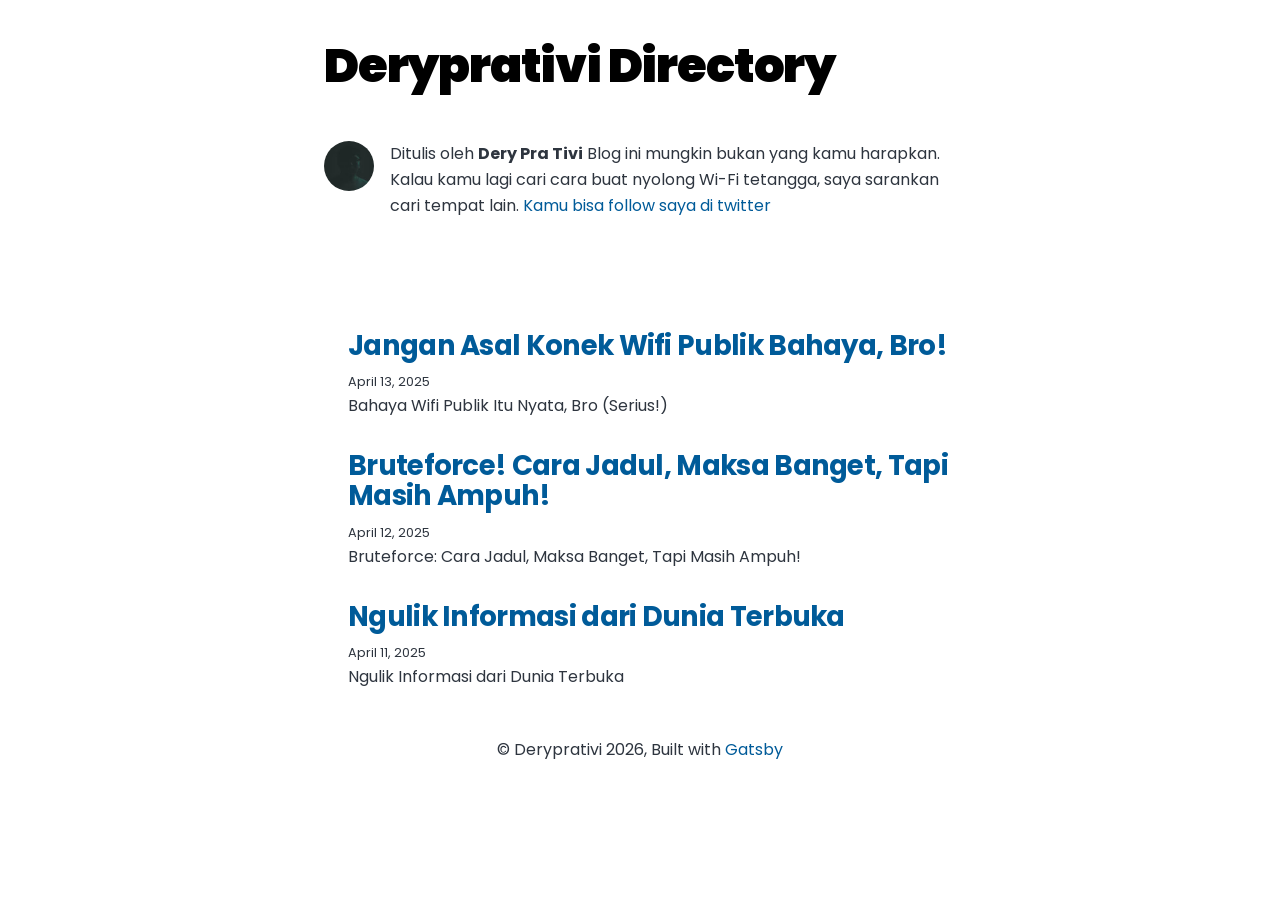
<file: index.html>
<!DOCTYPE html><html lang="en"><head><meta charSet="utf-8"/><meta http-equiv="x-ua-compatible" content="ie=edge"/><meta name="viewport" content="width=device-width, initial-scale=1, shrink-to-fit=no"/><meta name="generator" content="Gatsby 5.14.1"/><meta name="description" content="Welcome to my corner of the web" data-gatsby-head="true"/><meta property="og:title" content="All posts" data-gatsby-head="true"/><meta property="og:description" content="Welcome to my corner of the web" data-gatsby-head="true"/><meta property="og:type" content="website" data-gatsby-head="true"/><meta name="twitter:card" content="summary" data-gatsby-head="true"/><meta name="twitter:creator" content="deretxt" data-gatsby-head="true"/><meta name="twitter:title" content="All posts" data-gatsby-head="true"/><meta name="twitter:description" content="Welcome to my corner of the web" data-gatsby-head="true"/><style data-href="/styles.d4110dc514ce3e14ec69.css" data-identity="gatsby-global-css">@import url(https://fonts.googleapis.com/css2?family=Poppins:wght@400;600;700&display=swap);@font-face{font-display:swap;font-family:Montserrat Variable;font-style:normal;font-weight:100 900;src:url(/static/montserrat-cyrillic-ext-wght-normal-e84e812b71d18e04e6928fb272665c53.woff2) format("woff2-variations");unicode-range:u+0460-052f,u+1c80-1c88,u+20b4,u+2de0-2dff,u+a640-a69f,u+fe2e-fe2f}@font-face{font-display:swap;font-family:Montserrat Variable;font-style:normal;font-weight:100 900;src:url(/static/montserrat-cyrillic-wght-normal-eb1783eb42487132539645641f761eb2.woff2) format("woff2-variations");unicode-range:u+0301,u+0400-045f,u+0490-0491,u+04b0-04b1,u+2116}@font-face{font-display:swap;font-family:Montserrat Variable;font-style:normal;font-weight:100 900;src:url([data-uri]) format("woff2-variations");unicode-range:u+0102-0103,u+0110-0111,u+0128-0129,u+0168-0169,u+01a0-01a1,u+01af-01b0,u+0300-0301,u+0303-0304,u+0308-0309,u+0323,u+0329,u+1ea0-1ef9,u+20ab}@font-face{font-display:swap;font-family:Montserrat Variable;font-style:normal;font-weight:100 900;src:url(/static/montserrat-latin-ext-wght-normal-82d636d9375dd92118fd22c818a99c24.woff2) format("woff2-variations");unicode-range:u+0100-02af,u+0304,u+0308,u+0329,u+1e00-1e9f,u+1ef2-1eff,u+2020,u+20a0-20ab,u+20ad-20cf,u+2113,u+2c60-2c7f,u+a720-a7ff}@font-face{font-display:swap;font-family:Montserrat Variable;font-style:normal;font-weight:100 900;src:url(/static/montserrat-latin-wght-normal-5028c63f6a70ab0cf7cba9015ae04154.woff2) format("woff2-variations");unicode-range:u+00??,u+0131,u+0152-0153,u+02bb-02bc,u+02c6,u+02da,u+02dc,u+0304,u+0308,u+0329,u+2000-206f,u+2074,u+20ac,u+2122,u+2191,u+2193,u+2212,u+2215,u+feff,u+fffd}@font-face{font-display:swap;font-family:Merriweather;font-style:normal;font-weight:400;src:url(/static/merriweather-cyrillic-ext-400-normal-2a880e22b1b888ab54652a36d43b7f16.woff2) format("woff2"),url(/static/merriweather-cyrillic-ext-400-normal-7d8546944154663cc54693d15bb31721.woff) format("woff");unicode-range:u+0460-052f,u+1c80-1c88,u+20b4,u+2de0-2dff,u+a640-a69f,u+fe2e-fe2f}@font-face{font-display:swap;font-family:Merriweather;font-style:normal;font-weight:400;src:url(/static/merriweather-cyrillic-400-normal-fde0b55efc50742fb57fbebbb11c572f.woff2) format("woff2"),url(/static/merriweather-cyrillic-400-normal-2e7c71643f6e0e4c1e73f28a7a1798e6.woff) format("woff");unicode-range:u+0301,u+0400-045f,u+0490-0491,u+04b0-04b1,u+2116}@font-face{font-display:swap;font-family:Merriweather;font-style:normal;font-weight:400;src:url([data-uri]) format("woff2"),url([data-uri]) format("woff");unicode-range:u+0102-0103,u+0110-0111,u+0128-0129,u+0168-0169,u+01a0-01a1,u+01af-01b0,u+0300-0301,u+0303-0304,u+0308-0309,u+0323,u+0329,u+1ea0-1ef9,u+20ab}@font-face{font-display:swap;font-family:Merriweather;font-style:normal;font-weight:400;src:url(/static/merriweather-latin-ext-400-normal-4657f5ab02d5923d223f96a9155a9bdc.woff2) format("woff2"),url(/static/merriweather-latin-ext-400-normal-7b1ee735b2541bc831bd57bacecc9d41.woff) format("woff");unicode-range:u+0100-02af,u+0304,u+0308,u+0329,u+1e00-1e9f,u+1ef2-1eff,u+2020,u+20a0-20ab,u+20ad-20cf,u+2113,u+2c60-2c7f,u+a720-a7ff}@font-face{font-display:swap;font-family:Merriweather;font-style:normal;font-weight:400;src:url(/static/merriweather-latin-400-normal-e009f21405b4d7e893674b69deb4cf4a.woff2) format("woff2"),url(/static/merriweather-latin-400-normal-2c455928024d0ee049d896a25f9e30e1.woff) format("woff");unicode-range:u+00??,u+0131,u+0152-0153,u+02bb-02bc,u+02c6,u+02da,u+02dc,u+0304,u+0308,u+0329,u+2000-206f,u+2074,u+20ac,u+2122,u+2191,u+2193,u+2212,u+2215,u+feff,u+fffd}
/*! normalize.css v8.0.1 | MIT License | github.com/necolas/normalize.css */html{-webkit-text-size-adjust:100%;line-height:1.15}main{display:block}h1{font-size:2em;margin:.67em 0}hr{box-sizing:content-box;height:0;overflow:visible}pre{font-family:monospace,monospace;font-size:1em}a{background-color:transparent}abbr[title]{border-bottom:none;text-decoration:underline;-webkit-text-decoration:underline dotted;text-decoration:underline dotted}b,strong{font-weight:bolder}code,kbd,samp{font-family:monospace,monospace;font-size:1em}small{font-size:80%}sub,sup{font-size:75%;line-height:0;position:relative;vertical-align:baseline}sub{bottom:-.25em}sup{top:-.5em}img{border-style:none}button,input,optgroup,select,textarea{font-family:inherit;font-size:100%;line-height:1.15;margin:0}button,input{overflow:visible}button,select{text-transform:none}[type=button],[type=reset],[type=submit],button{-webkit-appearance:button}[type=button]::-moz-focus-inner,[type=reset]::-moz-focus-inner,[type=submit]::-moz-focus-inner,button::-moz-focus-inner{border-style:none;padding:0}[type=button]:-moz-focusring,[type=reset]:-moz-focusring,[type=submit]:-moz-focusring,button:-moz-focusring{outline:1px dotted ButtonText}fieldset{padding:.35em .75em .625em}legend{box-sizing:border-box;color:inherit;display:table;max-width:100%;padding:0;white-space:normal}progress{vertical-align:baseline}textarea{overflow:auto}[type=checkbox],[type=radio]{box-sizing:border-box;padding:0}[type=number]::-webkit-inner-spin-button,[type=number]::-webkit-outer-spin-button{height:auto}[type=search]{-webkit-appearance:textfield;outline-offset:-2px}[type=search]::-webkit-search-decoration{-webkit-appearance:none}::-webkit-file-upload-button{-webkit-appearance:button;font:inherit}details{display:block}summary{display:list-item}[hidden]{display:none}:root{--maxWidth-none:none;--maxWidth-xs:20rem;--maxWidth-sm:24rem;--maxWidth-md:28rem;--maxWidth-lg:32rem;--maxWidth-xl:36rem;--maxWidth-2xl:42rem;--maxWidth-3xl:48rem;--maxWidth-4xl:56rem;--maxWidth-full:100%;--maxWidth-wrapper:var(--maxWidth-2xl);--spacing-px:1px;--spacing-0:0;--spacing-1:0.25rem;--spacing-2:0.5rem;--spacing-3:0.75rem;--spacing-4:1rem;--spacing-5:1.25rem;--spacing-6:1.5rem;--spacing-8:2rem;--spacing-10:2.5rem;--spacing-12:3rem;--spacing-16:4rem;--spacing-20:5rem;--spacing-24:6rem;--spacing-32:8rem;--fontFamily-sans:"Poppins",system-ui,-apple-system,BlinkMacSystemFont,"Segoe UI",Roboto,"Helvetica Neue",Arial,"Noto Sans",sans-serif,"Apple Color Emoji","Segoe UI Emoji","Segoe UI Symbol","Noto Color Emoji";--fontFamily-serif:"Poppins",serif;--font-body:var(--fontFamily-sans);--font-heading:var(--fontFamily-sans);--fontWeight-normal:400;--fontWeight-bold:700;--fontWeight-black:900;--fontSize-root:16px;--lineHeight-none:1;--lineHeight-tight:1.1;--lineHeight-normal:1.5;--lineHeight-relaxed:1.625;--fontSize-0:0.833rem;--fontSize-1:1rem;--fontSize-2:1.2rem;--fontSize-3:1.44rem;--fontSize-4:1.728rem;--fontSize-5:2.074rem;--fontSize-6:2.488rem;--fontSize-7:2.986rem;--color-primary:#005b99;--color-text:#2e353f;--color-text-light:#4f5969;--color-heading:#1a202c;--color-heading-black:#000;--color-accent:#d1dce5}*,:after,:before{box-sizing:border-box}html{-webkit-font-smoothing:antialiased;-moz-osx-font-smoothing:grayscale;background-color:#fff;font-size:var(--fontSize-root);line-height:var(--lineHeight-normal)}body{color:var(--color-text);font-family:var(--font-body);font-size:var(--fontSize-1);margin:0;max-width:100vw;overflow-x:hidden;padding:0 1rem}footer{padding:var(--spacing-6) var(--spacing-0)}hr{background:var(--color-accent);border:0;height:1px}h1,h2,h3,h4,h5,h6{font-family:var(--font-heading);letter-spacing:-.025em;line-height:var(--lineHeight-tight);margin-bottom:var(--spacing-6);margin-top:var(--spacing-12)}h2,h3,h4,h5,h6{color:var(--color-heading);font-weight:var(--fontWeight-bold)}h1{color:var(--color-heading-black);font-size:var(--fontSize-6);font-weight:var(--fontWeight-black)}h2{font-size:var(--fontSize-5)}h3{font-size:var(--fontSize-4)}h4{font-size:var(--fontSize-3)}h5{font-size:var(--fontSize-2)}h6{font-size:var(--fontSize-1)}h1>a,h2>a,h3>a,h4>a,h5>a,h6>a{color:inherit;text-decoration:none}p{line-height:var(--lineHeight-relaxed);margin:var(--spacing-0) var(--spacing-0) var(--spacing-8) var(--spacing-0);padding:var(--spacing-0)}ol,ul{margin:0;margin-bottom:var(--spacing-8);padding-left:var(--spacing-4)}ol li,ul li{margin-bottom:calc(var(--spacing-8)/2);padding-left:0}li>ul{margin-left:var(--spacing-8);margin-top:calc(var(--spacing-8)/2)}blockquote{border-left:var(--spacing-1) solid var(--color-primary);color:var(--color-text-light);font-size:var(--fontSize-2);font-style:italic;margin-left:calc(var(--spacing-6)*-1);margin-right:var(--spacing-8);padding-left:var(--spacing-6)}blockquote,table{margin-bottom:var(--spacing-8)}table{border-collapse:collapse;width:100%}table thead tr th{border-bottom:1px solid var(--color-accent)}a{color:var(--color-primary);text-decoration:none}a:focus,a:hover{text-decoration:underline}.global-wrapper{margin:0 auto;max-width:var(--maxWidth-wrapper);padding:var(--spacing-10) var(--spacing-5)}.global-wrapper[data-is-root-path=true] .bio{margin-bottom:var(--spacing-20)}.global-header{margin-bottom:var(--spacing-12)}.main-heading{font-size:var(--fontSize-7);margin:0}.post-list-item{margin:var(--spacing-8) 0}.post-list-item p{margin-bottom:0}.post-list-item h2{color:var(--color-primary);font-size:var(--fontSize-4);margin:var(--spacing-0) 0 var(--spacing-2) 0}.header-link-home{font-family:var(--font-heading);font-size:var(--fontSize-2);font-weight:var(--fontWeight-bold);text-decoration:none}.bio{display:flex;margin-bottom:var(--spacing-16)}.bio-avatar{border-radius:100%;margin-right:var(--spacing-4);min-width:50px}.blog-post header h1{margin:0 0 var(--spacing-4) 0}.blog-post header p{font-family:var(--font-heading);font-size:var(--fontSize-2)}.blog-post-nav ul{margin:0}.gatsby-highlight{margin-bottom:var(--spacing-8)}ol,ul{list-style-position:outside;margin-left:1.25rem;padding-left:0}ol li,ul li{margin-bottom:.5rem;padding-left:.25rem}.markdown img{border-radius:8px;box-shadow:0 2px 8px rgba(0,0,0,.1);height:auto;max-width:100%}footer{padding:1rem;text-align:center}@media (max-width:768px){html{font-size:15px}h1{font-size:1.6rem}h2{font-size:1.4rem}h3{font-size:1.2rem}li,p{font-size:1rem}}code[class*=language-],pre[class*=language-]{word-wrap:normal;background:none;color:#000;font-family:Consolas,Monaco,Andale Mono,Ubuntu Mono,monospace;font-size:1em;-webkit-hyphens:none;hyphens:none;line-height:1.5;tab-size:4;text-align:left;text-shadow:0 1px #fff;white-space:pre;word-break:normal;word-spacing:normal}code[class*=language-] ::selection,code[class*=language-]::selection,pre[class*=language-] ::selection,pre[class*=language-]::selection{background:#b3d4fc;text-shadow:none}@media print{code[class*=language-],pre[class*=language-]{text-shadow:none}}pre[class*=language-]{margin:.5em 0;overflow:auto;padding:1em}:not(pre)>code[class*=language-],pre[class*=language-]{background:#f5f2f0}:not(pre)>code[class*=language-]{border-radius:.3em;padding:.1em;white-space:normal}.token.cdata,.token.comment,.token.doctype,.token.prolog{color:#708090}.token.punctuation{color:#999}.token.namespace{opacity:.7}.token.boolean,.token.constant,.token.deleted,.token.number,.token.property,.token.symbol,.token.tag{color:#905}.token.attr-name,.token.builtin,.token.char,.token.inserted,.token.selector,.token.string{color:#690}.language-css .token.string,.style .token.string,.token.entity,.token.operator,.token.url{background:hsla(0,0%,100%,.5);color:#9a6e3a}.token.atrule,.token.attr-value,.token.keyword{color:#07a}.token.class-name,.token.function{color:#dd4a68}.token.important,.token.regex,.token.variable{color:#e90}.token.bold,.token.important{font-weight:700}.token.italic{font-style:italic}.token.entity{cursor:help}</style><style>.gatsby-image-wrapper{position:relative;overflow:hidden}.gatsby-image-wrapper picture.object-fit-polyfill{position:static!important}.gatsby-image-wrapper img{bottom:0;height:100%;left:0;margin:0;max-width:none;padding:0;position:absolute;right:0;top:0;width:100%;object-fit:cover}.gatsby-image-wrapper [data-main-image]{opacity:0;transform:translateZ(0);transition:opacity .25s linear;will-change:opacity}.gatsby-image-wrapper-constrained{display:inline-block;vertical-align:top}</style><noscript><style>.gatsby-image-wrapper noscript [data-main-image]{opacity:1!important}.gatsby-image-wrapper [data-placeholder-image]{opacity:0!important}</style></noscript><script type="module">const e="undefined"!=typeof HTMLImageElement&&"loading"in HTMLImageElement.prototype;e&&document.body.addEventListener("load",(function(e){const t=e.target;if(void 0===t.dataset.mainImage)return;if(void 0===t.dataset.gatsbyImageSsr)return;let a=null,n=t;for(;null===a&&n;)void 0!==n.parentNode.dataset.gatsbyImageWrapper&&(a=n.parentNode),n=n.parentNode;const o=a.querySelector("[data-placeholder-image]"),r=new Image;r.src=t.currentSrc,r.decode().catch((()=>{})).then((()=>{t.style.opacity=1,o&&(o.style.opacity=0,o.style.transition="opacity 500ms linear")}))}),!0);</script><link rel="alternate" type="application/rss+xml" title="Gatsby Starter Blog RSS Feed" href="/rss.xml"/><link rel="icon" href="/favicon-32x32.png?v=4a9773549091c227cd2eb82ccd9c5e3a" type="image/png"/><link rel="manifest" href="/manifest.webmanifest" crossorigin="anonymous"/><link rel="apple-touch-icon" sizes="48x48" href="/icons/icon-48x48.png?v=4a9773549091c227cd2eb82ccd9c5e3a"/><link rel="apple-touch-icon" sizes="72x72" href="/icons/icon-72x72.png?v=4a9773549091c227cd2eb82ccd9c5e3a"/><link rel="apple-touch-icon" sizes="96x96" href="/icons/icon-96x96.png?v=4a9773549091c227cd2eb82ccd9c5e3a"/><link rel="apple-touch-icon" sizes="144x144" href="/icons/icon-144x144.png?v=4a9773549091c227cd2eb82ccd9c5e3a"/><link rel="apple-touch-icon" sizes="192x192" href="/icons/icon-192x192.png?v=4a9773549091c227cd2eb82ccd9c5e3a"/><link rel="apple-touch-icon" sizes="256x256" href="/icons/icon-256x256.png?v=4a9773549091c227cd2eb82ccd9c5e3a"/><link rel="apple-touch-icon" sizes="384x384" href="/icons/icon-384x384.png?v=4a9773549091c227cd2eb82ccd9c5e3a"/><link rel="apple-touch-icon" sizes="512x512" href="/icons/icon-512x512.png?v=4a9773549091c227cd2eb82ccd9c5e3a"/><title data-gatsby-head="true">All posts | Deryprativi Directory</title></head><body><div id="___gatsby"><div style="outline:none" tabindex="-1" id="gatsby-focus-wrapper"><div class="global-wrapper" data-is-root-path="true"><header class="global-header"><h1 class="main-heading"><a aria-current="page" class="" href="/">Deryprativi Directory</a></h1></header><main><div class="bio"><div data-gatsby-image-wrapper="" style="width:50px;height:50px" class="gatsby-image-wrapper bio-avatar"><div aria-hidden="true" data-placeholder-image="" style="opacity:1;transition:opacity 500ms linear;background-color:#282828;width:50px;height:50px;position:relative"></div><picture><source type="image/avif" data-srcset="/static/5539e50aa5835cfa1da1f7d93397820c/d4bf4/profile-pic.avif 50w,/static/5539e50aa5835cfa1da1f7d93397820c/ee81f/profile-pic.avif 100w" sizes="50px"/><source type="image/webp" data-srcset="/static/5539e50aa5835cfa1da1f7d93397820c/3faea/profile-pic.webp 50w,/static/5539e50aa5835cfa1da1f7d93397820c/6a679/profile-pic.webp 100w" sizes="50px"/><img data-gatsby-image-ssr="" layout="fixed" data-main-image="" style="opacity:0" sizes="50px" decoding="async" loading="lazy" data-src="/static/5539e50aa5835cfa1da1f7d93397820c/d24ee/profile-pic.jpg" data-srcset="/static/5539e50aa5835cfa1da1f7d93397820c/d24ee/profile-pic.jpg 50w,/static/5539e50aa5835cfa1da1f7d93397820c/64618/profile-pic.jpg 100w" alt="Profile picture"/></picture><noscript><picture><source type="image/avif" srcSet="/static/5539e50aa5835cfa1da1f7d93397820c/d4bf4/profile-pic.avif 50w,/static/5539e50aa5835cfa1da1f7d93397820c/ee81f/profile-pic.avif 100w" sizes="50px"/><source type="image/webp" srcSet="/static/5539e50aa5835cfa1da1f7d93397820c/3faea/profile-pic.webp 50w,/static/5539e50aa5835cfa1da1f7d93397820c/6a679/profile-pic.webp 100w" sizes="50px"/><img data-gatsby-image-ssr="" layout="fixed" data-main-image="" style="opacity:0" sizes="50px" decoding="async" loading="lazy" src="/static/5539e50aa5835cfa1da1f7d93397820c/d24ee/profile-pic.jpg" srcSet="/static/5539e50aa5835cfa1da1f7d93397820c/d24ee/profile-pic.jpg 50w,/static/5539e50aa5835cfa1da1f7d93397820c/64618/profile-pic.jpg 100w" alt="Profile picture"/></picture></noscript><script type="module">const t="undefined"!=typeof HTMLImageElement&&"loading"in HTMLImageElement.prototype;if(t){const t=document.querySelectorAll("img[data-main-image]");for(let e of t){e.dataset.src&&(e.setAttribute("src",e.dataset.src),e.removeAttribute("data-src")),e.dataset.srcset&&(e.setAttribute("srcset",e.dataset.srcset),e.removeAttribute("data-srcset"));const t=e.parentNode.querySelectorAll("source[data-srcset]");for(let e of t)e.setAttribute("srcset",e.dataset.srcset),e.removeAttribute("data-srcset");e.complete&&(e.style.opacity=1,e.parentNode.parentNode.querySelector("[data-placeholder-image]").style.opacity=0)}}</script></div><p>Ditulis oleh <strong>Dery Pra Tivi</strong> <!-- -->Blog ini mungkin bukan yang kamu harapkan. Kalau kamu lagi cari cara buat nyolong Wi-Fi tetangga, saya sarankan cari tempat lain.<!-- --> <a href="https://twitter.com/deretxt">Kamu bisa follow saya di twitter</a></p></div><ol style="list-style:none"><li><article class="post-list-item" itemscope="" itemType="http://schema.org/Article"><header><h2><a itemProp="url" href="/new-beginnings/"><span itemProp="headline">Jangan Asal Konek Wifi Publik  Bahaya, Bro!</span></a></h2><small>April 13, 2025</small></header><section><p itemProp="description">Bahaya Wifi Publik Itu Nyata, Bro (Serius!)</p></section></article></li><li><article class="post-list-item" itemscope="" itemType="http://schema.org/Article"><header><h2><a itemProp="url" href="/my-second-post/"><span itemProp="headline">Bruteforce! Cara Jadul, Maksa Banget, Tapi Masih Ampuh!</span></a></h2><small>April 12, 2025</small></header><section><p itemProp="description">Bruteforce: Cara Jadul, Maksa Banget, Tapi Masih Ampuh!</p></section></article></li><li><article class="post-list-item" itemscope="" itemType="http://schema.org/Article"><header><h2><a itemProp="url" href="/hello-world/"><span itemProp="headline">Ngulik Informasi dari Dunia Terbuka</span></a></h2><small>April 11, 2025</small></header><section><p itemProp="description">Ngulik Informasi dari Dunia Terbuka</p></section></article></li></ol></main><footer>© Deryprativi <!-- -->2025<!-- -->, Built with<!-- --> <a href="https://www.gatsbyjs.com">Gatsby</a></footer></div></div><div id="gatsby-announcer" style="position:absolute;top:0;width:1px;height:1px;padding:0;overflow:hidden;clip:rect(0, 0, 0, 0);white-space:nowrap;border:0" aria-live="assertive" aria-atomic="true"></div></div><script id="gatsby-script-loader">/*<![CDATA[*/window.pagePath="/";/*]]>*/</script><!-- slice-start id="_gatsby-scripts-1" -->
          <script
            id="gatsby-chunk-mapping"
          >
            window.___chunkMapping="{\"app\":[\"/app-16d89fa4b087304c2d2f.js\"],\"component---src-pages-404-js\":[\"/component---src-pages-404-js-b7cf979be547738b5d07.js\"],\"component---src-pages-index-js\":[\"/component---src-pages-index-js-350e9b4aa85349fee1e3.js\"],\"component---src-pages-using-typescript-tsx\":[\"/component---src-pages-using-typescript-tsx-25025bc884d7a93c1061.js\"],\"component---src-templates-blog-post-js\":[\"/component---src-templates-blog-post-js-c66e12eb4b10a9ee344e.js\"]}";
          </script>
        <script>window.___webpackCompilationHash="9bdd71cb3d486d9b463e";</script><script src="/webpack-runtime-cfbfd0c7e620e57089b7.js" async></script><script src="/framework-195f9a31e5a4e6cebf51.js" async></script><script src="/app-16d89fa4b087304c2d2f.js" async></script><!-- slice-end id="_gatsby-scripts-1" --></body></html>
</file>
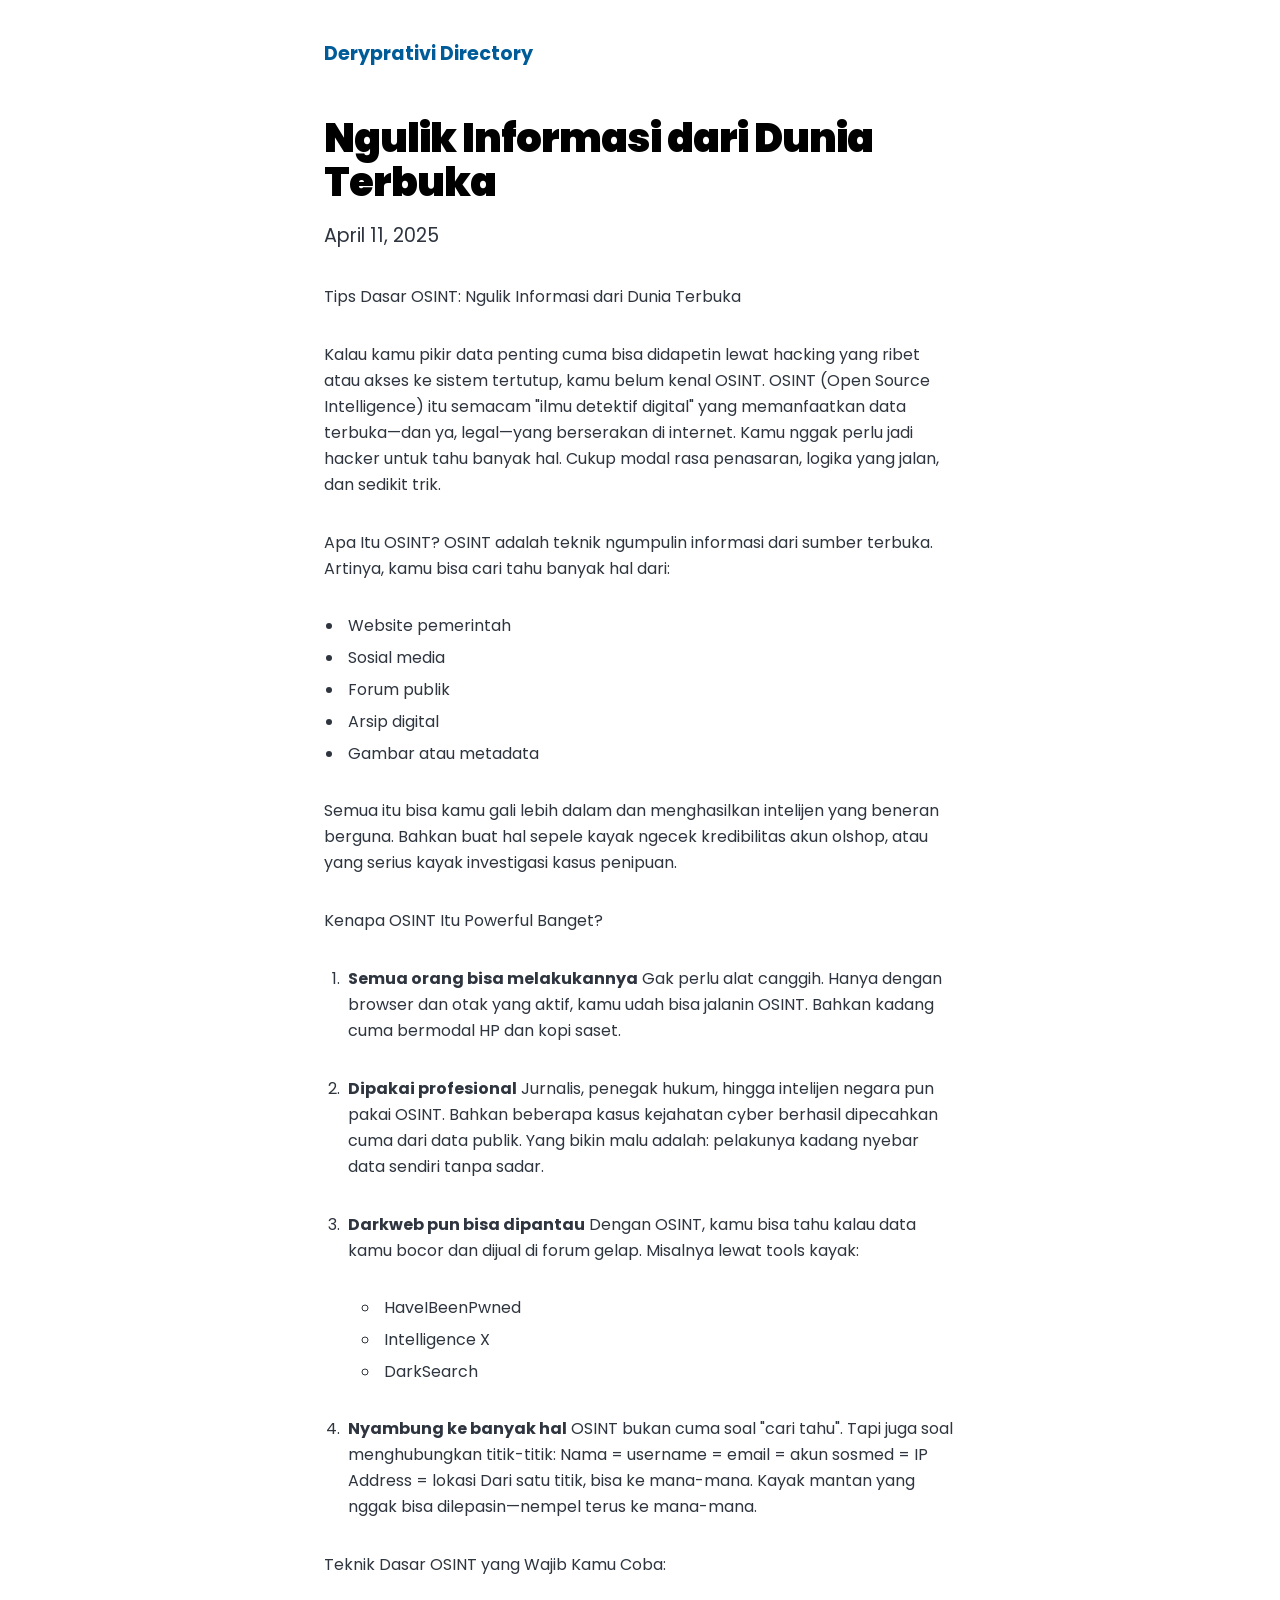
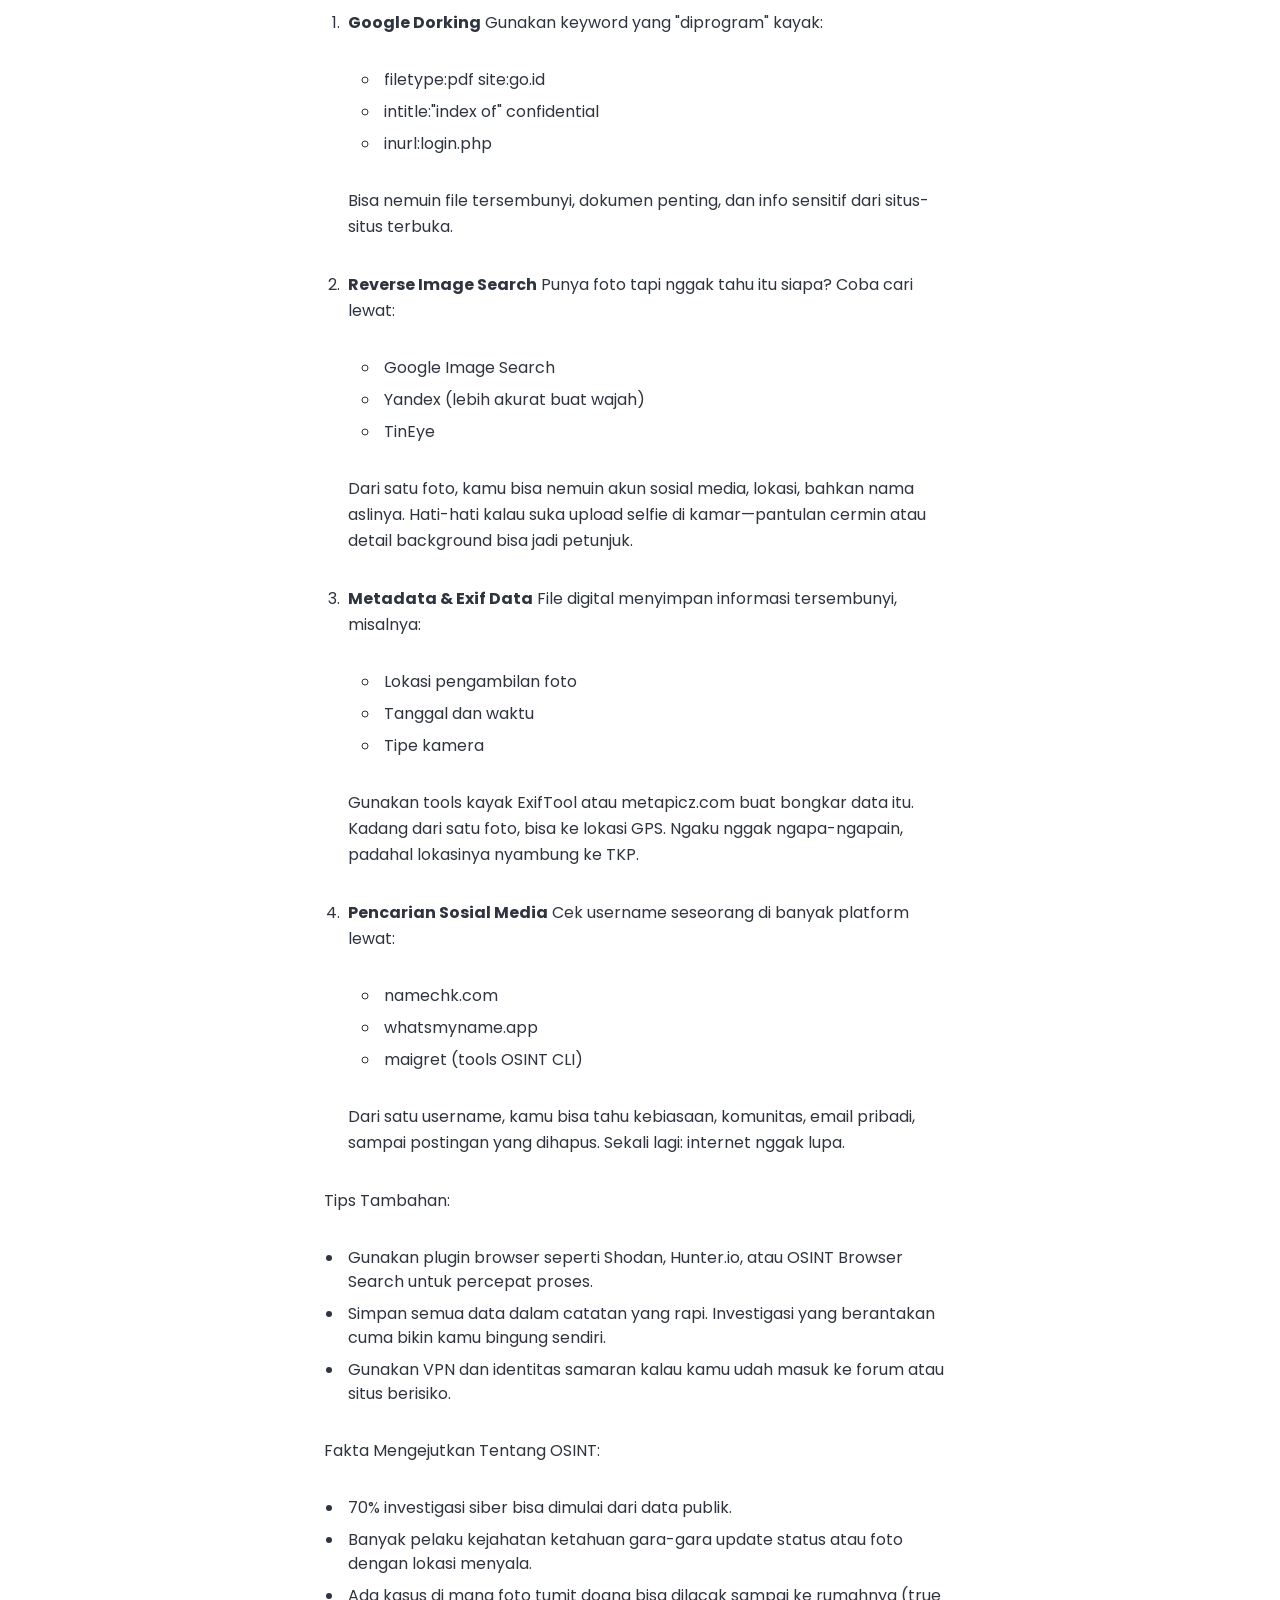
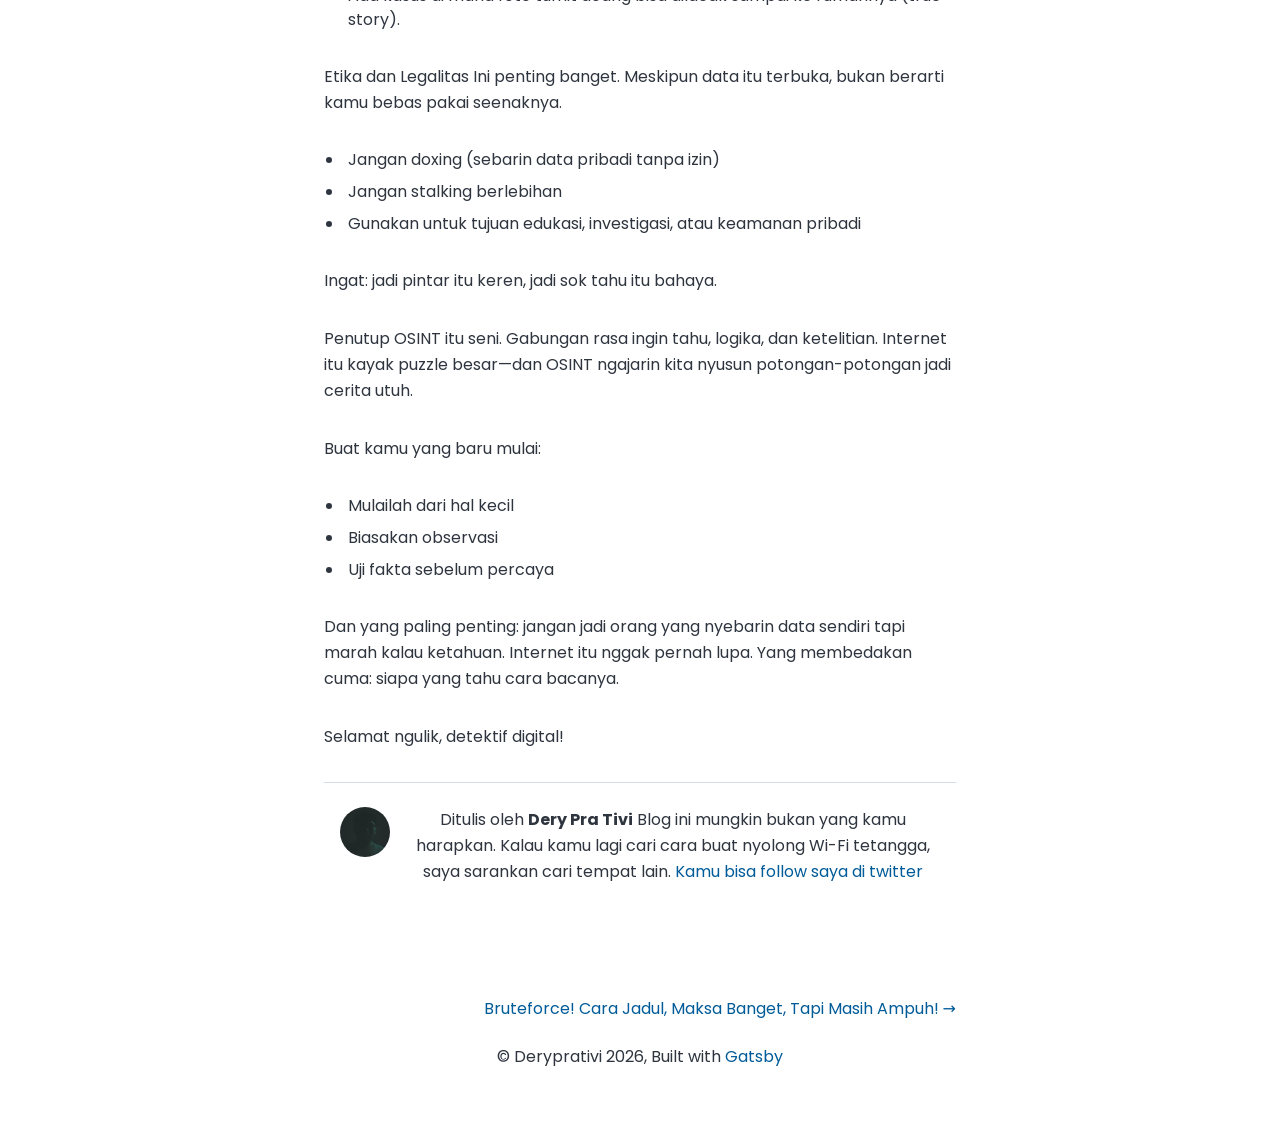
<file: hello-world/index.html>
<!DOCTYPE html><html lang="en"><head><meta charSet="utf-8"/><meta http-equiv="x-ua-compatible" content="ie=edge"/><meta name="viewport" content="width=device-width, initial-scale=1, shrink-to-fit=no"/><meta name="generator" content="Gatsby 5.14.1"/><meta name="description" content="Ngulik Informasi dari Dunia Terbuka" data-gatsby-head="true"/><meta property="og:title" content="Ngulik Informasi dari Dunia Terbuka" data-gatsby-head="true"/><meta property="og:description" content="Ngulik Informasi dari Dunia Terbuka" data-gatsby-head="true"/><meta property="og:type" content="website" data-gatsby-head="true"/><meta name="twitter:card" content="summary" data-gatsby-head="true"/><meta name="twitter:creator" content="deretxt" data-gatsby-head="true"/><meta name="twitter:title" content="Ngulik Informasi dari Dunia Terbuka" data-gatsby-head="true"/><meta name="twitter:description" content="Ngulik Informasi dari Dunia Terbuka" data-gatsby-head="true"/><style data-href="/styles.d4110dc514ce3e14ec69.css" data-identity="gatsby-global-css">@import url(https://fonts.googleapis.com/css2?family=Poppins:wght@400;600;700&display=swap);@font-face{font-display:swap;font-family:Montserrat Variable;font-style:normal;font-weight:100 900;src:url(/static/montserrat-cyrillic-ext-wght-normal-e84e812b71d18e04e6928fb272665c53.woff2) format("woff2-variations");unicode-range:u+0460-052f,u+1c80-1c88,u+20b4,u+2de0-2dff,u+a640-a69f,u+fe2e-fe2f}@font-face{font-display:swap;font-family:Montserrat Variable;font-style:normal;font-weight:100 900;src:url(/static/montserrat-cyrillic-wght-normal-eb1783eb42487132539645641f761eb2.woff2) format("woff2-variations");unicode-range:u+0301,u+0400-045f,u+0490-0491,u+04b0-04b1,u+2116}@font-face{font-display:swap;font-family:Montserrat Variable;font-style:normal;font-weight:100 900;src:url([data-uri]) format("woff2-variations");unicode-range:u+0102-0103,u+0110-0111,u+0128-0129,u+0168-0169,u+01a0-01a1,u+01af-01b0,u+0300-0301,u+0303-0304,u+0308-0309,u+0323,u+0329,u+1ea0-1ef9,u+20ab}@font-face{font-display:swap;font-family:Montserrat Variable;font-style:normal;font-weight:100 900;src:url(/static/montserrat-latin-ext-wght-normal-82d636d9375dd92118fd22c818a99c24.woff2) format("woff2-variations");unicode-range:u+0100-02af,u+0304,u+0308,u+0329,u+1e00-1e9f,u+1ef2-1eff,u+2020,u+20a0-20ab,u+20ad-20cf,u+2113,u+2c60-2c7f,u+a720-a7ff}@font-face{font-display:swap;font-family:Montserrat Variable;font-style:normal;font-weight:100 900;src:url(/static/montserrat-latin-wght-normal-5028c63f6a70ab0cf7cba9015ae04154.woff2) format("woff2-variations");unicode-range:u+00??,u+0131,u+0152-0153,u+02bb-02bc,u+02c6,u+02da,u+02dc,u+0304,u+0308,u+0329,u+2000-206f,u+2074,u+20ac,u+2122,u+2191,u+2193,u+2212,u+2215,u+feff,u+fffd}@font-face{font-display:swap;font-family:Merriweather;font-style:normal;font-weight:400;src:url(/static/merriweather-cyrillic-ext-400-normal-2a880e22b1b888ab54652a36d43b7f16.woff2) format("woff2"),url(/static/merriweather-cyrillic-ext-400-normal-7d8546944154663cc54693d15bb31721.woff) format("woff");unicode-range:u+0460-052f,u+1c80-1c88,u+20b4,u+2de0-2dff,u+a640-a69f,u+fe2e-fe2f}@font-face{font-display:swap;font-family:Merriweather;font-style:normal;font-weight:400;src:url(/static/merriweather-cyrillic-400-normal-fde0b55efc50742fb57fbebbb11c572f.woff2) format("woff2"),url(/static/merriweather-cyrillic-400-normal-2e7c71643f6e0e4c1e73f28a7a1798e6.woff) format("woff");unicode-range:u+0301,u+0400-045f,u+0490-0491,u+04b0-04b1,u+2116}@font-face{font-display:swap;font-family:Merriweather;font-style:normal;font-weight:400;src:url([data-uri]) format("woff2"),url([data-uri]) format("woff");unicode-range:u+0102-0103,u+0110-0111,u+0128-0129,u+0168-0169,u+01a0-01a1,u+01af-01b0,u+0300-0301,u+0303-0304,u+0308-0309,u+0323,u+0329,u+1ea0-1ef9,u+20ab}@font-face{font-display:swap;font-family:Merriweather;font-style:normal;font-weight:400;src:url(/static/merriweather-latin-ext-400-normal-4657f5ab02d5923d223f96a9155a9bdc.woff2) format("woff2"),url(/static/merriweather-latin-ext-400-normal-7b1ee735b2541bc831bd57bacecc9d41.woff) format("woff");unicode-range:u+0100-02af,u+0304,u+0308,u+0329,u+1e00-1e9f,u+1ef2-1eff,u+2020,u+20a0-20ab,u+20ad-20cf,u+2113,u+2c60-2c7f,u+a720-a7ff}@font-face{font-display:swap;font-family:Merriweather;font-style:normal;font-weight:400;src:url(/static/merriweather-latin-400-normal-e009f21405b4d7e893674b69deb4cf4a.woff2) format("woff2"),url(/static/merriweather-latin-400-normal-2c455928024d0ee049d896a25f9e30e1.woff) format("woff");unicode-range:u+00??,u+0131,u+0152-0153,u+02bb-02bc,u+02c6,u+02da,u+02dc,u+0304,u+0308,u+0329,u+2000-206f,u+2074,u+20ac,u+2122,u+2191,u+2193,u+2212,u+2215,u+feff,u+fffd}
/*! normalize.css v8.0.1 | MIT License | github.com/necolas/normalize.css */html{-webkit-text-size-adjust:100%;line-height:1.15}main{display:block}h1{font-size:2em;margin:.67em 0}hr{box-sizing:content-box;height:0;overflow:visible}pre{font-family:monospace,monospace;font-size:1em}a{background-color:transparent}abbr[title]{border-bottom:none;text-decoration:underline;-webkit-text-decoration:underline dotted;text-decoration:underline dotted}b,strong{font-weight:bolder}code,kbd,samp{font-family:monospace,monospace;font-size:1em}small{font-size:80%}sub,sup{font-size:75%;line-height:0;position:relative;vertical-align:baseline}sub{bottom:-.25em}sup{top:-.5em}img{border-style:none}button,input,optgroup,select,textarea{font-family:inherit;font-size:100%;line-height:1.15;margin:0}button,input{overflow:visible}button,select{text-transform:none}[type=button],[type=reset],[type=submit],button{-webkit-appearance:button}[type=button]::-moz-focus-inner,[type=reset]::-moz-focus-inner,[type=submit]::-moz-focus-inner,button::-moz-focus-inner{border-style:none;padding:0}[type=button]:-moz-focusring,[type=reset]:-moz-focusring,[type=submit]:-moz-focusring,button:-moz-focusring{outline:1px dotted ButtonText}fieldset{padding:.35em .75em .625em}legend{box-sizing:border-box;color:inherit;display:table;max-width:100%;padding:0;white-space:normal}progress{vertical-align:baseline}textarea{overflow:auto}[type=checkbox],[type=radio]{box-sizing:border-box;padding:0}[type=number]::-webkit-inner-spin-button,[type=number]::-webkit-outer-spin-button{height:auto}[type=search]{-webkit-appearance:textfield;outline-offset:-2px}[type=search]::-webkit-search-decoration{-webkit-appearance:none}::-webkit-file-upload-button{-webkit-appearance:button;font:inherit}details{display:block}summary{display:list-item}[hidden]{display:none}:root{--maxWidth-none:none;--maxWidth-xs:20rem;--maxWidth-sm:24rem;--maxWidth-md:28rem;--maxWidth-lg:32rem;--maxWidth-xl:36rem;--maxWidth-2xl:42rem;--maxWidth-3xl:48rem;--maxWidth-4xl:56rem;--maxWidth-full:100%;--maxWidth-wrapper:var(--maxWidth-2xl);--spacing-px:1px;--spacing-0:0;--spacing-1:0.25rem;--spacing-2:0.5rem;--spacing-3:0.75rem;--spacing-4:1rem;--spacing-5:1.25rem;--spacing-6:1.5rem;--spacing-8:2rem;--spacing-10:2.5rem;--spacing-12:3rem;--spacing-16:4rem;--spacing-20:5rem;--spacing-24:6rem;--spacing-32:8rem;--fontFamily-sans:"Poppins",system-ui,-apple-system,BlinkMacSystemFont,"Segoe UI",Roboto,"Helvetica Neue",Arial,"Noto Sans",sans-serif,"Apple Color Emoji","Segoe UI Emoji","Segoe UI Symbol","Noto Color Emoji";--fontFamily-serif:"Poppins",serif;--font-body:var(--fontFamily-sans);--font-heading:var(--fontFamily-sans);--fontWeight-normal:400;--fontWeight-bold:700;--fontWeight-black:900;--fontSize-root:16px;--lineHeight-none:1;--lineHeight-tight:1.1;--lineHeight-normal:1.5;--lineHeight-relaxed:1.625;--fontSize-0:0.833rem;--fontSize-1:1rem;--fontSize-2:1.2rem;--fontSize-3:1.44rem;--fontSize-4:1.728rem;--fontSize-5:2.074rem;--fontSize-6:2.488rem;--fontSize-7:2.986rem;--color-primary:#005b99;--color-text:#2e353f;--color-text-light:#4f5969;--color-heading:#1a202c;--color-heading-black:#000;--color-accent:#d1dce5}*,:after,:before{box-sizing:border-box}html{-webkit-font-smoothing:antialiased;-moz-osx-font-smoothing:grayscale;background-color:#fff;font-size:var(--fontSize-root);line-height:var(--lineHeight-normal)}body{color:var(--color-text);font-family:var(--font-body);font-size:var(--fontSize-1);margin:0;max-width:100vw;overflow-x:hidden;padding:0 1rem}footer{padding:var(--spacing-6) var(--spacing-0)}hr{background:var(--color-accent);border:0;height:1px}h1,h2,h3,h4,h5,h6{font-family:var(--font-heading);letter-spacing:-.025em;line-height:var(--lineHeight-tight);margin-bottom:var(--spacing-6);margin-top:var(--spacing-12)}h2,h3,h4,h5,h6{color:var(--color-heading);font-weight:var(--fontWeight-bold)}h1{color:var(--color-heading-black);font-size:var(--fontSize-6);font-weight:var(--fontWeight-black)}h2{font-size:var(--fontSize-5)}h3{font-size:var(--fontSize-4)}h4{font-size:var(--fontSize-3)}h5{font-size:var(--fontSize-2)}h6{font-size:var(--fontSize-1)}h1>a,h2>a,h3>a,h4>a,h5>a,h6>a{color:inherit;text-decoration:none}p{line-height:var(--lineHeight-relaxed);margin:var(--spacing-0) var(--spacing-0) var(--spacing-8) var(--spacing-0);padding:var(--spacing-0)}ol,ul{margin:0;margin-bottom:var(--spacing-8);padding-left:var(--spacing-4)}ol li,ul li{margin-bottom:calc(var(--spacing-8)/2);padding-left:0}li>ul{margin-left:var(--spacing-8);margin-top:calc(var(--spacing-8)/2)}blockquote{border-left:var(--spacing-1) solid var(--color-primary);color:var(--color-text-light);font-size:var(--fontSize-2);font-style:italic;margin-left:calc(var(--spacing-6)*-1);margin-right:var(--spacing-8);padding-left:var(--spacing-6)}blockquote,table{margin-bottom:var(--spacing-8)}table{border-collapse:collapse;width:100%}table thead tr th{border-bottom:1px solid var(--color-accent)}a{color:var(--color-primary);text-decoration:none}a:focus,a:hover{text-decoration:underline}.global-wrapper{margin:0 auto;max-width:var(--maxWidth-wrapper);padding:var(--spacing-10) var(--spacing-5)}.global-wrapper[data-is-root-path=true] .bio{margin-bottom:var(--spacing-20)}.global-header{margin-bottom:var(--spacing-12)}.main-heading{font-size:var(--fontSize-7);margin:0}.post-list-item{margin:var(--spacing-8) 0}.post-list-item p{margin-bottom:0}.post-list-item h2{color:var(--color-primary);font-size:var(--fontSize-4);margin:var(--spacing-0) 0 var(--spacing-2) 0}.header-link-home{font-family:var(--font-heading);font-size:var(--fontSize-2);font-weight:var(--fontWeight-bold);text-decoration:none}.bio{display:flex;margin-bottom:var(--spacing-16)}.bio-avatar{border-radius:100%;margin-right:var(--spacing-4);min-width:50px}.blog-post header h1{margin:0 0 var(--spacing-4) 0}.blog-post header p{font-family:var(--font-heading);font-size:var(--fontSize-2)}.blog-post-nav ul{margin:0}.gatsby-highlight{margin-bottom:var(--spacing-8)}ol,ul{list-style-position:outside;margin-left:1.25rem;padding-left:0}ol li,ul li{margin-bottom:.5rem;padding-left:.25rem}.markdown img{border-radius:8px;box-shadow:0 2px 8px rgba(0,0,0,.1);height:auto;max-width:100%}footer{padding:1rem;text-align:center}@media (max-width:768px){html{font-size:15px}h1{font-size:1.6rem}h2{font-size:1.4rem}h3{font-size:1.2rem}li,p{font-size:1rem}}code[class*=language-],pre[class*=language-]{word-wrap:normal;background:none;color:#000;font-family:Consolas,Monaco,Andale Mono,Ubuntu Mono,monospace;font-size:1em;-webkit-hyphens:none;hyphens:none;line-height:1.5;tab-size:4;text-align:left;text-shadow:0 1px #fff;white-space:pre;word-break:normal;word-spacing:normal}code[class*=language-] ::selection,code[class*=language-]::selection,pre[class*=language-] ::selection,pre[class*=language-]::selection{background:#b3d4fc;text-shadow:none}@media print{code[class*=language-],pre[class*=language-]{text-shadow:none}}pre[class*=language-]{margin:.5em 0;overflow:auto;padding:1em}:not(pre)>code[class*=language-],pre[class*=language-]{background:#f5f2f0}:not(pre)>code[class*=language-]{border-radius:.3em;padding:.1em;white-space:normal}.token.cdata,.token.comment,.token.doctype,.token.prolog{color:#708090}.token.punctuation{color:#999}.token.namespace{opacity:.7}.token.boolean,.token.constant,.token.deleted,.token.number,.token.property,.token.symbol,.token.tag{color:#905}.token.attr-name,.token.builtin,.token.char,.token.inserted,.token.selector,.token.string{color:#690}.language-css .token.string,.style .token.string,.token.entity,.token.operator,.token.url{background:hsla(0,0%,100%,.5);color:#9a6e3a}.token.atrule,.token.attr-value,.token.keyword{color:#07a}.token.class-name,.token.function{color:#dd4a68}.token.important,.token.regex,.token.variable{color:#e90}.token.bold,.token.important{font-weight:700}.token.italic{font-style:italic}.token.entity{cursor:help}</style><style>.gatsby-image-wrapper{position:relative;overflow:hidden}.gatsby-image-wrapper picture.object-fit-polyfill{position:static!important}.gatsby-image-wrapper img{bottom:0;height:100%;left:0;margin:0;max-width:none;padding:0;position:absolute;right:0;top:0;width:100%;object-fit:cover}.gatsby-image-wrapper [data-main-image]{opacity:0;transform:translateZ(0);transition:opacity .25s linear;will-change:opacity}.gatsby-image-wrapper-constrained{display:inline-block;vertical-align:top}</style><noscript><style>.gatsby-image-wrapper noscript [data-main-image]{opacity:1!important}.gatsby-image-wrapper [data-placeholder-image]{opacity:0!important}</style></noscript><script type="module">const e="undefined"!=typeof HTMLImageElement&&"loading"in HTMLImageElement.prototype;e&&document.body.addEventListener("load",(function(e){const t=e.target;if(void 0===t.dataset.mainImage)return;if(void 0===t.dataset.gatsbyImageSsr)return;let a=null,n=t;for(;null===a&&n;)void 0!==n.parentNode.dataset.gatsbyImageWrapper&&(a=n.parentNode),n=n.parentNode;const o=a.querySelector("[data-placeholder-image]"),r=new Image;r.src=t.currentSrc,r.decode().catch((()=>{})).then((()=>{t.style.opacity=1,o&&(o.style.opacity=0,o.style.transition="opacity 500ms linear")}))}),!0);</script><link rel="alternate" type="application/rss+xml" title="Gatsby Starter Blog RSS Feed" href="/rss.xml"/><link rel="icon" href="/favicon-32x32.png?v=4a9773549091c227cd2eb82ccd9c5e3a" type="image/png"/><link rel="manifest" href="/manifest.webmanifest" crossorigin="anonymous"/><link rel="apple-touch-icon" sizes="48x48" href="/icons/icon-48x48.png?v=4a9773549091c227cd2eb82ccd9c5e3a"/><link rel="apple-touch-icon" sizes="72x72" href="/icons/icon-72x72.png?v=4a9773549091c227cd2eb82ccd9c5e3a"/><link rel="apple-touch-icon" sizes="96x96" href="/icons/icon-96x96.png?v=4a9773549091c227cd2eb82ccd9c5e3a"/><link rel="apple-touch-icon" sizes="144x144" href="/icons/icon-144x144.png?v=4a9773549091c227cd2eb82ccd9c5e3a"/><link rel="apple-touch-icon" sizes="192x192" href="/icons/icon-192x192.png?v=4a9773549091c227cd2eb82ccd9c5e3a"/><link rel="apple-touch-icon" sizes="256x256" href="/icons/icon-256x256.png?v=4a9773549091c227cd2eb82ccd9c5e3a"/><link rel="apple-touch-icon" sizes="384x384" href="/icons/icon-384x384.png?v=4a9773549091c227cd2eb82ccd9c5e3a"/><link rel="apple-touch-icon" sizes="512x512" href="/icons/icon-512x512.png?v=4a9773549091c227cd2eb82ccd9c5e3a"/><title data-gatsby-head="true">Ngulik Informasi dari Dunia Terbuka | Deryprativi Directory</title></head><body><div id="___gatsby"><div style="outline:none" tabindex="-1" id="gatsby-focus-wrapper"><div class="global-wrapper" data-is-root-path="false"><header class="global-header"><a class="header-link-home" href="/">Deryprativi Directory</a></header><main><article class="blog-post" itemscope="" itemType="http://schema.org/Article"><header><h1 itemProp="headline">Ngulik Informasi dari Dunia Terbuka</h1><p>April 11, 2025</p></header><section itemProp="articleBody"><p>Tips Dasar OSINT: Ngulik Informasi dari Dunia Terbuka</p>
<p>Kalau kamu pikir data penting cuma bisa didapetin lewat hacking yang ribet atau akses ke sistem tertutup, kamu belum kenal OSINT. OSINT (Open Source Intelligence) itu semacam "ilmu detektif digital" yang memanfaatkan data terbuka—dan ya, legal—yang berserakan di internet. Kamu nggak perlu jadi hacker untuk tahu banyak hal. Cukup modal rasa penasaran, logika yang jalan, dan sedikit trik.</p>
<p>Apa Itu OSINT?
OSINT adalah teknik ngumpulin informasi dari sumber terbuka. Artinya, kamu bisa cari tahu banyak hal dari:</p>
<ul>
<li>Website pemerintah</li>
<li>Sosial media</li>
<li>Forum publik</li>
<li>Arsip digital</li>
<li>Gambar atau metadata</li>
</ul>
<p>Semua itu bisa kamu gali lebih dalam dan menghasilkan intelijen yang beneran berguna. Bahkan buat hal sepele kayak ngecek kredibilitas akun olshop, atau yang serius kayak investigasi kasus penipuan.</p>
<p>Kenapa OSINT Itu Powerful Banget?</p>
<ol>
<li>
<p><strong>Semua orang bisa melakukannya</strong>
Gak perlu alat canggih. Hanya dengan browser dan otak yang aktif, kamu udah bisa jalanin OSINT. Bahkan kadang cuma bermodal HP dan kopi saset.</p>
</li>
<li>
<p><strong>Dipakai profesional</strong>
Jurnalis, penegak hukum, hingga intelijen negara pun pakai OSINT. Bahkan beberapa kasus kejahatan cyber berhasil dipecahkan cuma dari data publik. Yang bikin malu adalah: pelakunya kadang nyebar data sendiri tanpa sadar.</p>
</li>
<li>
<p><strong>Darkweb pun bisa dipantau</strong>
Dengan OSINT, kamu bisa tahu kalau data kamu bocor dan dijual di forum gelap. Misalnya lewat tools kayak:</p>
<ul>
<li>HaveIBeenPwned</li>
<li>Intelligence X</li>
<li>DarkSearch</li>
</ul>
</li>
<li>
<p><strong>Nyambung ke banyak hal</strong>
OSINT bukan cuma soal "cari tahu". Tapi juga soal menghubungkan titik-titik:
Nama = username = email = akun sosmed = IP Address = lokasi
Dari satu titik, bisa ke mana-mana. Kayak mantan yang nggak bisa dilepasin—nempel terus ke mana-mana.</p>
</li>
</ol>
<p>Teknik Dasar OSINT yang Wajib Kamu Coba:</p>
<ol>
<li>
<p><strong>Google Dorking</strong>
Gunakan keyword yang "diprogram" kayak:</p>
<ul>
<li>filetype:pdf site:go.id</li>
<li>intitle:"index of" confidential</li>
<li>inurl:login.php</li>
</ul>
<p>Bisa nemuin file tersembunyi, dokumen penting, dan info sensitif dari situs-situs terbuka.</p>
</li>
<li>
<p><strong>Reverse Image Search</strong>
Punya foto tapi nggak tahu itu siapa? Coba cari lewat:</p>
<ul>
<li>Google Image Search</li>
<li>Yandex (lebih akurat buat wajah)</li>
<li>TinEye</li>
</ul>
<p>Dari satu foto, kamu bisa nemuin akun sosial media, lokasi, bahkan nama aslinya. Hati-hati kalau suka upload selfie di kamar—pantulan cermin atau detail background bisa jadi petunjuk.</p>
</li>
<li>
<p><strong>Metadata &#x26; Exif Data</strong>
File digital menyimpan informasi tersembunyi, misalnya:</p>
<ul>
<li>Lokasi pengambilan foto</li>
<li>Tanggal dan waktu</li>
<li>Tipe kamera</li>
</ul>
<p>Gunakan tools kayak ExifTool atau metapicz.com buat bongkar data itu. Kadang dari satu foto, bisa ke lokasi GPS. Ngaku nggak ngapa-ngapain, padahal lokasinya nyambung ke TKP.</p>
</li>
<li>
<p><strong>Pencarian Sosial Media</strong>
Cek username seseorang di banyak platform lewat:</p>
<ul>
<li>namechk.com</li>
<li>whatsmyname.app</li>
<li>maigret (tools OSINT CLI)</li>
</ul>
<p>Dari satu username, kamu bisa tahu kebiasaan, komunitas, email pribadi, sampai postingan yang dihapus. Sekali lagi: internet nggak lupa.</p>
</li>
</ol>
<p>Tips Tambahan:</p>
<ul>
<li>Gunakan plugin browser seperti Shodan, Hunter.io, atau OSINT Browser Search untuk percepat proses.</li>
<li>Simpan semua data dalam catatan yang rapi. Investigasi yang berantakan cuma bikin kamu bingung sendiri.</li>
<li>Gunakan VPN dan identitas samaran kalau kamu udah masuk ke forum atau situs berisiko.</li>
</ul>
<p>Fakta Mengejutkan Tentang OSINT:</p>
<ul>
<li>70% investigasi siber bisa dimulai dari data publik.</li>
<li>Banyak pelaku kejahatan ketahuan gara-gara update status atau foto dengan lokasi menyala.</li>
<li>Ada kasus di mana foto tumit doang bisa dilacak sampai ke rumahnya (true story).</li>
</ul>
<p>Etika dan Legalitas
Ini penting banget. Meskipun data itu terbuka, bukan berarti kamu bebas pakai seenaknya.</p>
<ul>
<li>Jangan doxing (sebarin data pribadi tanpa izin)</li>
<li>Jangan stalking berlebihan</li>
<li>Gunakan untuk tujuan edukasi, investigasi, atau keamanan pribadi</li>
</ul>
<p>Ingat: jadi pintar itu keren, jadi sok tahu itu bahaya.</p>
<p>Penutup
OSINT itu seni. Gabungan rasa ingin tahu, logika, dan ketelitian. Internet itu kayak puzzle besar—dan OSINT ngajarin kita nyusun potongan-potongan jadi cerita utuh.</p>
<p>Buat kamu yang baru mulai:</p>
<ul>
<li>Mulailah dari hal kecil</li>
<li>Biasakan observasi</li>
<li>Uji fakta sebelum percaya</li>
</ul>
<p>Dan yang paling penting: jangan jadi orang yang nyebarin data sendiri tapi marah kalau ketahuan. Internet itu nggak pernah lupa. Yang membedakan cuma: siapa yang tahu cara bacanya.</p>
<p>Selamat ngulik, detektif digital!</p></section><hr/><footer><div class="bio"><div data-gatsby-image-wrapper="" style="width:50px;height:50px" class="gatsby-image-wrapper bio-avatar"><div aria-hidden="true" data-placeholder-image="" style="opacity:1;transition:opacity 500ms linear;background-color:#282828;width:50px;height:50px;position:relative"></div><picture><source type="image/avif" data-srcset="/static/5539e50aa5835cfa1da1f7d93397820c/d4bf4/profile-pic.avif 50w,/static/5539e50aa5835cfa1da1f7d93397820c/ee81f/profile-pic.avif 100w" sizes="50px"/><source type="image/webp" data-srcset="/static/5539e50aa5835cfa1da1f7d93397820c/3faea/profile-pic.webp 50w,/static/5539e50aa5835cfa1da1f7d93397820c/6a679/profile-pic.webp 100w" sizes="50px"/><img data-gatsby-image-ssr="" layout="fixed" data-main-image="" style="opacity:0" sizes="50px" decoding="async" loading="lazy" data-src="/static/5539e50aa5835cfa1da1f7d93397820c/d24ee/profile-pic.jpg" data-srcset="/static/5539e50aa5835cfa1da1f7d93397820c/d24ee/profile-pic.jpg 50w,/static/5539e50aa5835cfa1da1f7d93397820c/64618/profile-pic.jpg 100w" alt="Profile picture"/></picture><noscript><picture><source type="image/avif" srcSet="/static/5539e50aa5835cfa1da1f7d93397820c/d4bf4/profile-pic.avif 50w,/static/5539e50aa5835cfa1da1f7d93397820c/ee81f/profile-pic.avif 100w" sizes="50px"/><source type="image/webp" srcSet="/static/5539e50aa5835cfa1da1f7d93397820c/3faea/profile-pic.webp 50w,/static/5539e50aa5835cfa1da1f7d93397820c/6a679/profile-pic.webp 100w" sizes="50px"/><img data-gatsby-image-ssr="" layout="fixed" data-main-image="" style="opacity:0" sizes="50px" decoding="async" loading="lazy" src="/static/5539e50aa5835cfa1da1f7d93397820c/d24ee/profile-pic.jpg" srcSet="/static/5539e50aa5835cfa1da1f7d93397820c/d24ee/profile-pic.jpg 50w,/static/5539e50aa5835cfa1da1f7d93397820c/64618/profile-pic.jpg 100w" alt="Profile picture"/></picture></noscript><script type="module">const t="undefined"!=typeof HTMLImageElement&&"loading"in HTMLImageElement.prototype;if(t){const t=document.querySelectorAll("img[data-main-image]");for(let e of t){e.dataset.src&&(e.setAttribute("src",e.dataset.src),e.removeAttribute("data-src")),e.dataset.srcset&&(e.setAttribute("srcset",e.dataset.srcset),e.removeAttribute("data-srcset"));const t=e.parentNode.querySelectorAll("source[data-srcset]");for(let e of t)e.setAttribute("srcset",e.dataset.srcset),e.removeAttribute("data-srcset");e.complete&&(e.style.opacity=1,e.parentNode.parentNode.querySelector("[data-placeholder-image]").style.opacity=0)}}</script></div><p>Ditulis oleh <strong>Dery Pra Tivi</strong> <!-- -->Blog ini mungkin bukan yang kamu harapkan. Kalau kamu lagi cari cara buat nyolong Wi-Fi tetangga, saya sarankan cari tempat lain.<!-- --> <a href="https://twitter.com/deretxt">Kamu bisa follow saya di twitter</a></p></div></footer></article><nav class="blog-post-nav"><ul style="display:flex;flex-wrap:wrap;justify-content:space-between;list-style:none;padding:0"><li></li><li><a rel="next" href="/my-second-post/">Bruteforce! Cara Jadul, Maksa Banget, Tapi Masih Ampuh!<!-- --> →</a></li></ul></nav></main><footer>© Deryprativi <!-- -->2025<!-- -->, Built with<!-- --> <a href="https://www.gatsbyjs.com">Gatsby</a></footer></div></div><div id="gatsby-announcer" style="position:absolute;top:0;width:1px;height:1px;padding:0;overflow:hidden;clip:rect(0, 0, 0, 0);white-space:nowrap;border:0" aria-live="assertive" aria-atomic="true"></div></div><script id="gatsby-script-loader">/*<![CDATA[*/window.pagePath="/hello-world/";/*]]>*/</script><!-- slice-start id="_gatsby-scripts-1" -->
          <script
            id="gatsby-chunk-mapping"
          >
            window.___chunkMapping="{\"app\":[\"/app-16d89fa4b087304c2d2f.js\"],\"component---src-pages-404-js\":[\"/component---src-pages-404-js-b7cf979be547738b5d07.js\"],\"component---src-pages-index-js\":[\"/component---src-pages-index-js-350e9b4aa85349fee1e3.js\"],\"component---src-pages-using-typescript-tsx\":[\"/component---src-pages-using-typescript-tsx-25025bc884d7a93c1061.js\"],\"component---src-templates-blog-post-js\":[\"/component---src-templates-blog-post-js-c66e12eb4b10a9ee344e.js\"]}";
          </script>
        <script>window.___webpackCompilationHash="9bdd71cb3d486d9b463e";</script><script src="/webpack-runtime-cfbfd0c7e620e57089b7.js" async></script><script src="/framework-195f9a31e5a4e6cebf51.js" async></script><script src="/app-16d89fa4b087304c2d2f.js" async></script><!-- slice-end id="_gatsby-scripts-1" --></body></html>
</file>
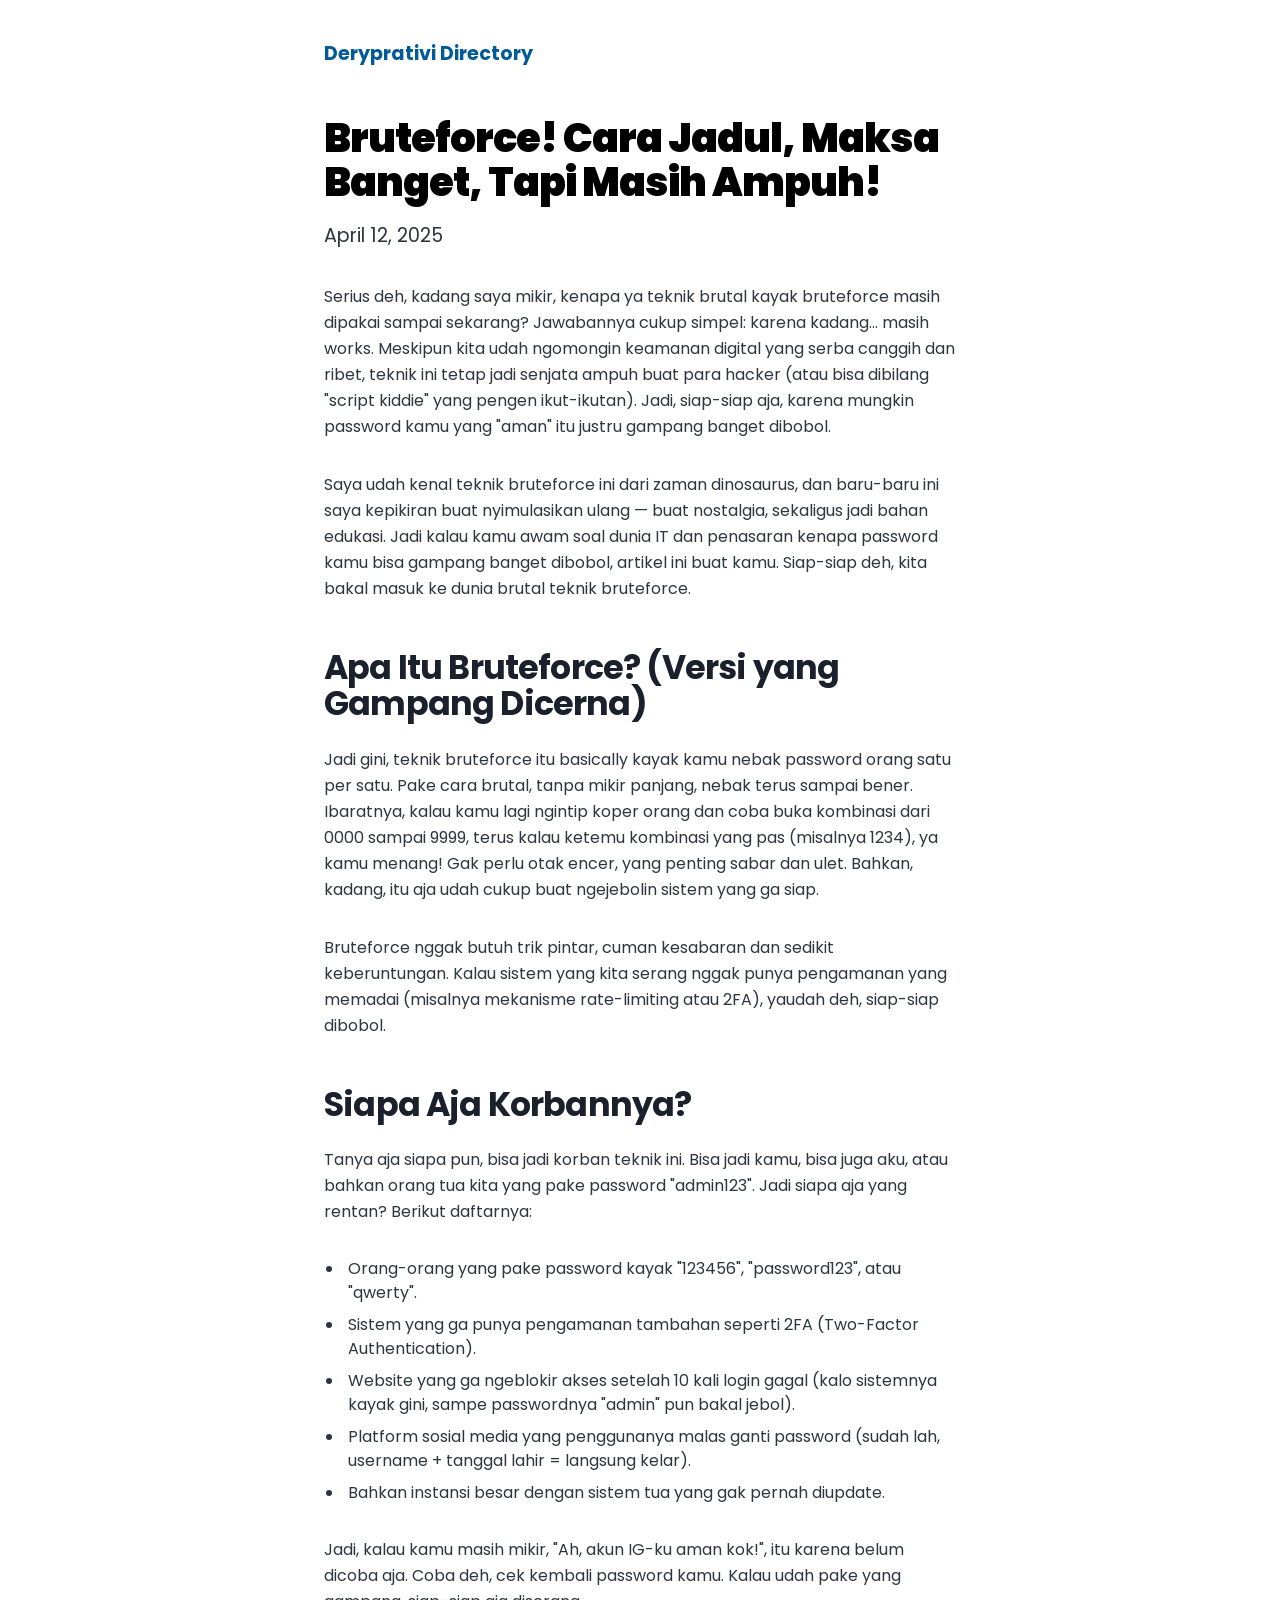
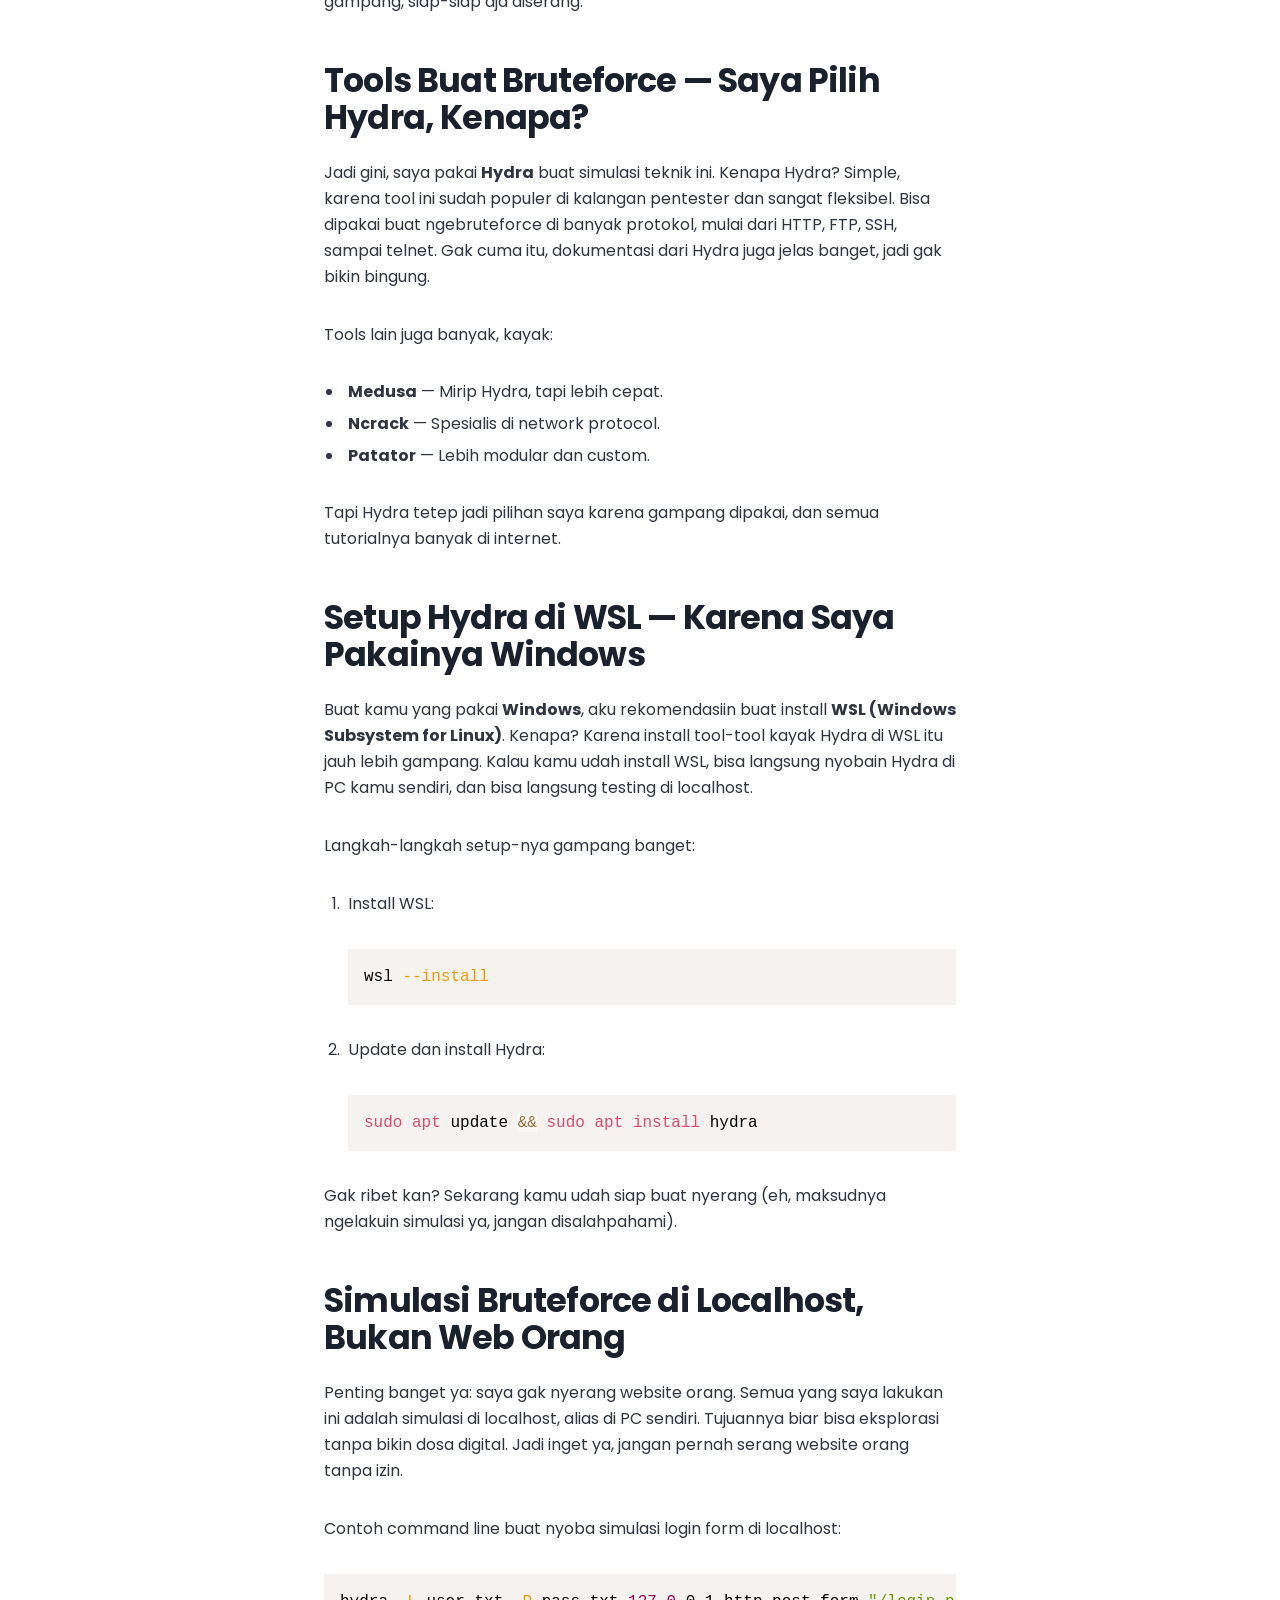
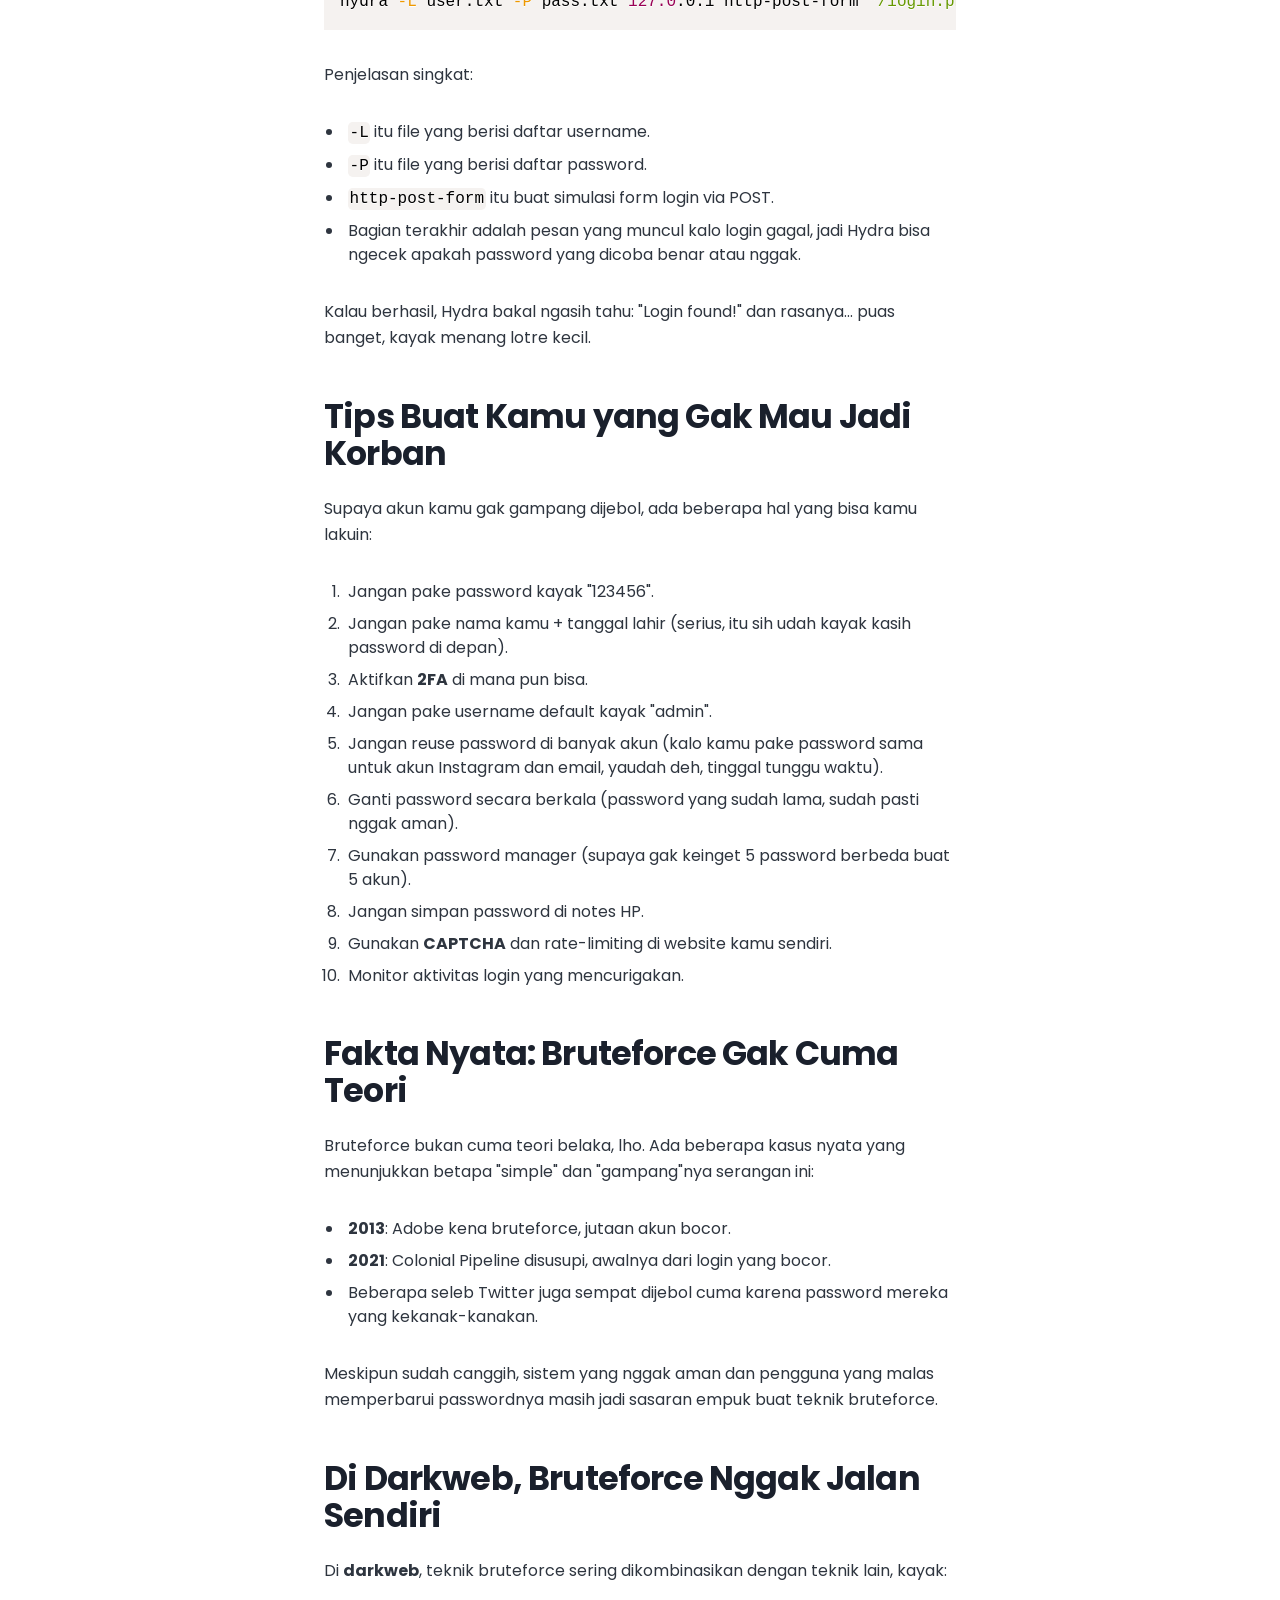
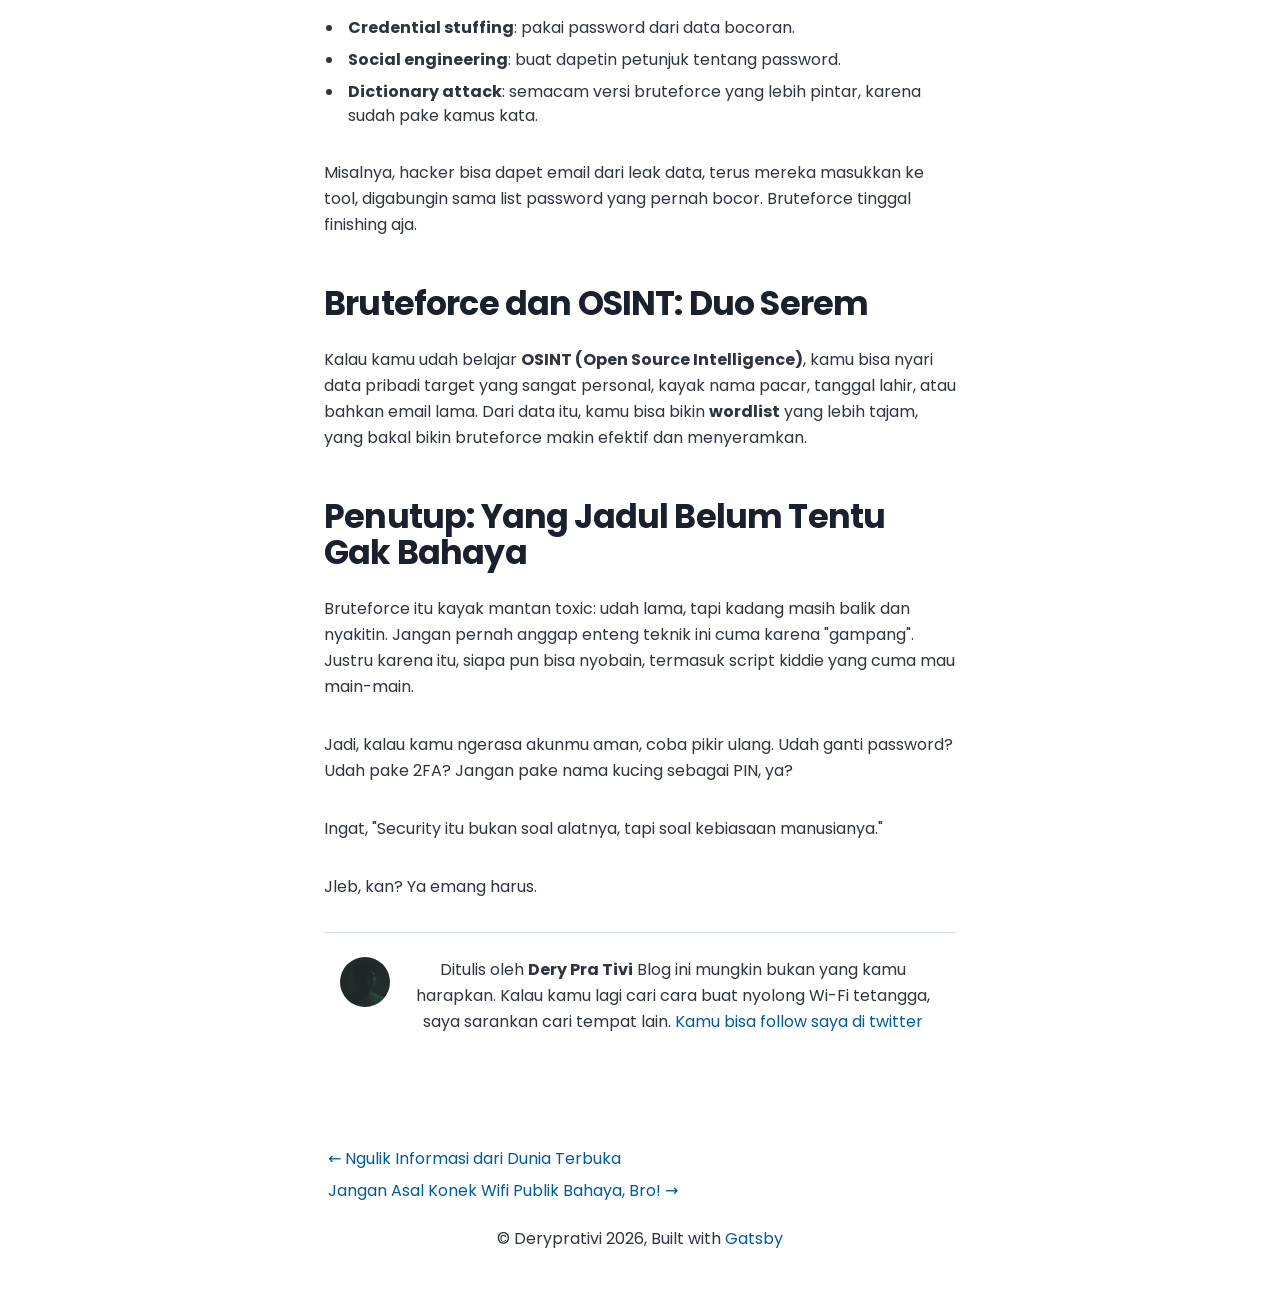
<file: my-second-post/index.html>
<!DOCTYPE html><html lang="en"><head><meta charSet="utf-8"/><meta http-equiv="x-ua-compatible" content="ie=edge"/><meta name="viewport" content="width=device-width, initial-scale=1, shrink-to-fit=no"/><meta name="generator" content="Gatsby 5.14.1"/><meta name="description" content="Bruteforce: Cara Jadul, Maksa Banget, Tapi Masih Ampuh!" data-gatsby-head="true"/><meta property="og:title" content="Bruteforce! Cara Jadul, Maksa Banget, Tapi Masih Ampuh!" data-gatsby-head="true"/><meta property="og:description" content="Bruteforce: Cara Jadul, Maksa Banget, Tapi Masih Ampuh!" data-gatsby-head="true"/><meta property="og:type" content="website" data-gatsby-head="true"/><meta name="twitter:card" content="summary" data-gatsby-head="true"/><meta name="twitter:creator" content="deretxt" data-gatsby-head="true"/><meta name="twitter:title" content="Bruteforce! Cara Jadul, Maksa Banget, Tapi Masih Ampuh!" data-gatsby-head="true"/><meta name="twitter:description" content="Bruteforce: Cara Jadul, Maksa Banget, Tapi Masih Ampuh!" data-gatsby-head="true"/><style data-href="/styles.d4110dc514ce3e14ec69.css" data-identity="gatsby-global-css">@import url(https://fonts.googleapis.com/css2?family=Poppins:wght@400;600;700&display=swap);@font-face{font-display:swap;font-family:Montserrat Variable;font-style:normal;font-weight:100 900;src:url(/static/montserrat-cyrillic-ext-wght-normal-e84e812b71d18e04e6928fb272665c53.woff2) format("woff2-variations");unicode-range:u+0460-052f,u+1c80-1c88,u+20b4,u+2de0-2dff,u+a640-a69f,u+fe2e-fe2f}@font-face{font-display:swap;font-family:Montserrat Variable;font-style:normal;font-weight:100 900;src:url(/static/montserrat-cyrillic-wght-normal-eb1783eb42487132539645641f761eb2.woff2) format("woff2-variations");unicode-range:u+0301,u+0400-045f,u+0490-0491,u+04b0-04b1,u+2116}@font-face{font-display:swap;font-family:Montserrat Variable;font-style:normal;font-weight:100 900;src:url([data-uri]) format("woff2-variations");unicode-range:u+0102-0103,u+0110-0111,u+0128-0129,u+0168-0169,u+01a0-01a1,u+01af-01b0,u+0300-0301,u+0303-0304,u+0308-0309,u+0323,u+0329,u+1ea0-1ef9,u+20ab}@font-face{font-display:swap;font-family:Montserrat Variable;font-style:normal;font-weight:100 900;src:url(/static/montserrat-latin-ext-wght-normal-82d636d9375dd92118fd22c818a99c24.woff2) format("woff2-variations");unicode-range:u+0100-02af,u+0304,u+0308,u+0329,u+1e00-1e9f,u+1ef2-1eff,u+2020,u+20a0-20ab,u+20ad-20cf,u+2113,u+2c60-2c7f,u+a720-a7ff}@font-face{font-display:swap;font-family:Montserrat Variable;font-style:normal;font-weight:100 900;src:url(/static/montserrat-latin-wght-normal-5028c63f6a70ab0cf7cba9015ae04154.woff2) format("woff2-variations");unicode-range:u+00??,u+0131,u+0152-0153,u+02bb-02bc,u+02c6,u+02da,u+02dc,u+0304,u+0308,u+0329,u+2000-206f,u+2074,u+20ac,u+2122,u+2191,u+2193,u+2212,u+2215,u+feff,u+fffd}@font-face{font-display:swap;font-family:Merriweather;font-style:normal;font-weight:400;src:url(/static/merriweather-cyrillic-ext-400-normal-2a880e22b1b888ab54652a36d43b7f16.woff2) format("woff2"),url(/static/merriweather-cyrillic-ext-400-normal-7d8546944154663cc54693d15bb31721.woff) format("woff");unicode-range:u+0460-052f,u+1c80-1c88,u+20b4,u+2de0-2dff,u+a640-a69f,u+fe2e-fe2f}@font-face{font-display:swap;font-family:Merriweather;font-style:normal;font-weight:400;src:url(/static/merriweather-cyrillic-400-normal-fde0b55efc50742fb57fbebbb11c572f.woff2) format("woff2"),url(/static/merriweather-cyrillic-400-normal-2e7c71643f6e0e4c1e73f28a7a1798e6.woff) format("woff");unicode-range:u+0301,u+0400-045f,u+0490-0491,u+04b0-04b1,u+2116}@font-face{font-display:swap;font-family:Merriweather;font-style:normal;font-weight:400;src:url([data-uri]) format("woff2"),url([data-uri]) format("woff");unicode-range:u+0102-0103,u+0110-0111,u+0128-0129,u+0168-0169,u+01a0-01a1,u+01af-01b0,u+0300-0301,u+0303-0304,u+0308-0309,u+0323,u+0329,u+1ea0-1ef9,u+20ab}@font-face{font-display:swap;font-family:Merriweather;font-style:normal;font-weight:400;src:url(/static/merriweather-latin-ext-400-normal-4657f5ab02d5923d223f96a9155a9bdc.woff2) format("woff2"),url(/static/merriweather-latin-ext-400-normal-7b1ee735b2541bc831bd57bacecc9d41.woff) format("woff");unicode-range:u+0100-02af,u+0304,u+0308,u+0329,u+1e00-1e9f,u+1ef2-1eff,u+2020,u+20a0-20ab,u+20ad-20cf,u+2113,u+2c60-2c7f,u+a720-a7ff}@font-face{font-display:swap;font-family:Merriweather;font-style:normal;font-weight:400;src:url(/static/merriweather-latin-400-normal-e009f21405b4d7e893674b69deb4cf4a.woff2) format("woff2"),url(/static/merriweather-latin-400-normal-2c455928024d0ee049d896a25f9e30e1.woff) format("woff");unicode-range:u+00??,u+0131,u+0152-0153,u+02bb-02bc,u+02c6,u+02da,u+02dc,u+0304,u+0308,u+0329,u+2000-206f,u+2074,u+20ac,u+2122,u+2191,u+2193,u+2212,u+2215,u+feff,u+fffd}
/*! normalize.css v8.0.1 | MIT License | github.com/necolas/normalize.css */html{-webkit-text-size-adjust:100%;line-height:1.15}main{display:block}h1{font-size:2em;margin:.67em 0}hr{box-sizing:content-box;height:0;overflow:visible}pre{font-family:monospace,monospace;font-size:1em}a{background-color:transparent}abbr[title]{border-bottom:none;text-decoration:underline;-webkit-text-decoration:underline dotted;text-decoration:underline dotted}b,strong{font-weight:bolder}code,kbd,samp{font-family:monospace,monospace;font-size:1em}small{font-size:80%}sub,sup{font-size:75%;line-height:0;position:relative;vertical-align:baseline}sub{bottom:-.25em}sup{top:-.5em}img{border-style:none}button,input,optgroup,select,textarea{font-family:inherit;font-size:100%;line-height:1.15;margin:0}button,input{overflow:visible}button,select{text-transform:none}[type=button],[type=reset],[type=submit],button{-webkit-appearance:button}[type=button]::-moz-focus-inner,[type=reset]::-moz-focus-inner,[type=submit]::-moz-focus-inner,button::-moz-focus-inner{border-style:none;padding:0}[type=button]:-moz-focusring,[type=reset]:-moz-focusring,[type=submit]:-moz-focusring,button:-moz-focusring{outline:1px dotted ButtonText}fieldset{padding:.35em .75em .625em}legend{box-sizing:border-box;color:inherit;display:table;max-width:100%;padding:0;white-space:normal}progress{vertical-align:baseline}textarea{overflow:auto}[type=checkbox],[type=radio]{box-sizing:border-box;padding:0}[type=number]::-webkit-inner-spin-button,[type=number]::-webkit-outer-spin-button{height:auto}[type=search]{-webkit-appearance:textfield;outline-offset:-2px}[type=search]::-webkit-search-decoration{-webkit-appearance:none}::-webkit-file-upload-button{-webkit-appearance:button;font:inherit}details{display:block}summary{display:list-item}[hidden]{display:none}:root{--maxWidth-none:none;--maxWidth-xs:20rem;--maxWidth-sm:24rem;--maxWidth-md:28rem;--maxWidth-lg:32rem;--maxWidth-xl:36rem;--maxWidth-2xl:42rem;--maxWidth-3xl:48rem;--maxWidth-4xl:56rem;--maxWidth-full:100%;--maxWidth-wrapper:var(--maxWidth-2xl);--spacing-px:1px;--spacing-0:0;--spacing-1:0.25rem;--spacing-2:0.5rem;--spacing-3:0.75rem;--spacing-4:1rem;--spacing-5:1.25rem;--spacing-6:1.5rem;--spacing-8:2rem;--spacing-10:2.5rem;--spacing-12:3rem;--spacing-16:4rem;--spacing-20:5rem;--spacing-24:6rem;--spacing-32:8rem;--fontFamily-sans:"Poppins",system-ui,-apple-system,BlinkMacSystemFont,"Segoe UI",Roboto,"Helvetica Neue",Arial,"Noto Sans",sans-serif,"Apple Color Emoji","Segoe UI Emoji","Segoe UI Symbol","Noto Color Emoji";--fontFamily-serif:"Poppins",serif;--font-body:var(--fontFamily-sans);--font-heading:var(--fontFamily-sans);--fontWeight-normal:400;--fontWeight-bold:700;--fontWeight-black:900;--fontSize-root:16px;--lineHeight-none:1;--lineHeight-tight:1.1;--lineHeight-normal:1.5;--lineHeight-relaxed:1.625;--fontSize-0:0.833rem;--fontSize-1:1rem;--fontSize-2:1.2rem;--fontSize-3:1.44rem;--fontSize-4:1.728rem;--fontSize-5:2.074rem;--fontSize-6:2.488rem;--fontSize-7:2.986rem;--color-primary:#005b99;--color-text:#2e353f;--color-text-light:#4f5969;--color-heading:#1a202c;--color-heading-black:#000;--color-accent:#d1dce5}*,:after,:before{box-sizing:border-box}html{-webkit-font-smoothing:antialiased;-moz-osx-font-smoothing:grayscale;background-color:#fff;font-size:var(--fontSize-root);line-height:var(--lineHeight-normal)}body{color:var(--color-text);font-family:var(--font-body);font-size:var(--fontSize-1);margin:0;max-width:100vw;overflow-x:hidden;padding:0 1rem}footer{padding:var(--spacing-6) var(--spacing-0)}hr{background:var(--color-accent);border:0;height:1px}h1,h2,h3,h4,h5,h6{font-family:var(--font-heading);letter-spacing:-.025em;line-height:var(--lineHeight-tight);margin-bottom:var(--spacing-6);margin-top:var(--spacing-12)}h2,h3,h4,h5,h6{color:var(--color-heading);font-weight:var(--fontWeight-bold)}h1{color:var(--color-heading-black);font-size:var(--fontSize-6);font-weight:var(--fontWeight-black)}h2{font-size:var(--fontSize-5)}h3{font-size:var(--fontSize-4)}h4{font-size:var(--fontSize-3)}h5{font-size:var(--fontSize-2)}h6{font-size:var(--fontSize-1)}h1>a,h2>a,h3>a,h4>a,h5>a,h6>a{color:inherit;text-decoration:none}p{line-height:var(--lineHeight-relaxed);margin:var(--spacing-0) var(--spacing-0) var(--spacing-8) var(--spacing-0);padding:var(--spacing-0)}ol,ul{margin:0;margin-bottom:var(--spacing-8);padding-left:var(--spacing-4)}ol li,ul li{margin-bottom:calc(var(--spacing-8)/2);padding-left:0}li>ul{margin-left:var(--spacing-8);margin-top:calc(var(--spacing-8)/2)}blockquote{border-left:var(--spacing-1) solid var(--color-primary);color:var(--color-text-light);font-size:var(--fontSize-2);font-style:italic;margin-left:calc(var(--spacing-6)*-1);margin-right:var(--spacing-8);padding-left:var(--spacing-6)}blockquote,table{margin-bottom:var(--spacing-8)}table{border-collapse:collapse;width:100%}table thead tr th{border-bottom:1px solid var(--color-accent)}a{color:var(--color-primary);text-decoration:none}a:focus,a:hover{text-decoration:underline}.global-wrapper{margin:0 auto;max-width:var(--maxWidth-wrapper);padding:var(--spacing-10) var(--spacing-5)}.global-wrapper[data-is-root-path=true] .bio{margin-bottom:var(--spacing-20)}.global-header{margin-bottom:var(--spacing-12)}.main-heading{font-size:var(--fontSize-7);margin:0}.post-list-item{margin:var(--spacing-8) 0}.post-list-item p{margin-bottom:0}.post-list-item h2{color:var(--color-primary);font-size:var(--fontSize-4);margin:var(--spacing-0) 0 var(--spacing-2) 0}.header-link-home{font-family:var(--font-heading);font-size:var(--fontSize-2);font-weight:var(--fontWeight-bold);text-decoration:none}.bio{display:flex;margin-bottom:var(--spacing-16)}.bio-avatar{border-radius:100%;margin-right:var(--spacing-4);min-width:50px}.blog-post header h1{margin:0 0 var(--spacing-4) 0}.blog-post header p{font-family:var(--font-heading);font-size:var(--fontSize-2)}.blog-post-nav ul{margin:0}.gatsby-highlight{margin-bottom:var(--spacing-8)}ol,ul{list-style-position:outside;margin-left:1.25rem;padding-left:0}ol li,ul li{margin-bottom:.5rem;padding-left:.25rem}.markdown img{border-radius:8px;box-shadow:0 2px 8px rgba(0,0,0,.1);height:auto;max-width:100%}footer{padding:1rem;text-align:center}@media (max-width:768px){html{font-size:15px}h1{font-size:1.6rem}h2{font-size:1.4rem}h3{font-size:1.2rem}li,p{font-size:1rem}}code[class*=language-],pre[class*=language-]{word-wrap:normal;background:none;color:#000;font-family:Consolas,Monaco,Andale Mono,Ubuntu Mono,monospace;font-size:1em;-webkit-hyphens:none;hyphens:none;line-height:1.5;tab-size:4;text-align:left;text-shadow:0 1px #fff;white-space:pre;word-break:normal;word-spacing:normal}code[class*=language-] ::selection,code[class*=language-]::selection,pre[class*=language-] ::selection,pre[class*=language-]::selection{background:#b3d4fc;text-shadow:none}@media print{code[class*=language-],pre[class*=language-]{text-shadow:none}}pre[class*=language-]{margin:.5em 0;overflow:auto;padding:1em}:not(pre)>code[class*=language-],pre[class*=language-]{background:#f5f2f0}:not(pre)>code[class*=language-]{border-radius:.3em;padding:.1em;white-space:normal}.token.cdata,.token.comment,.token.doctype,.token.prolog{color:#708090}.token.punctuation{color:#999}.token.namespace{opacity:.7}.token.boolean,.token.constant,.token.deleted,.token.number,.token.property,.token.symbol,.token.tag{color:#905}.token.attr-name,.token.builtin,.token.char,.token.inserted,.token.selector,.token.string{color:#690}.language-css .token.string,.style .token.string,.token.entity,.token.operator,.token.url{background:hsla(0,0%,100%,.5);color:#9a6e3a}.token.atrule,.token.attr-value,.token.keyword{color:#07a}.token.class-name,.token.function{color:#dd4a68}.token.important,.token.regex,.token.variable{color:#e90}.token.bold,.token.important{font-weight:700}.token.italic{font-style:italic}.token.entity{cursor:help}</style><style>.gatsby-image-wrapper{position:relative;overflow:hidden}.gatsby-image-wrapper picture.object-fit-polyfill{position:static!important}.gatsby-image-wrapper img{bottom:0;height:100%;left:0;margin:0;max-width:none;padding:0;position:absolute;right:0;top:0;width:100%;object-fit:cover}.gatsby-image-wrapper [data-main-image]{opacity:0;transform:translateZ(0);transition:opacity .25s linear;will-change:opacity}.gatsby-image-wrapper-constrained{display:inline-block;vertical-align:top}</style><noscript><style>.gatsby-image-wrapper noscript [data-main-image]{opacity:1!important}.gatsby-image-wrapper [data-placeholder-image]{opacity:0!important}</style></noscript><script type="module">const e="undefined"!=typeof HTMLImageElement&&"loading"in HTMLImageElement.prototype;e&&document.body.addEventListener("load",(function(e){const t=e.target;if(void 0===t.dataset.mainImage)return;if(void 0===t.dataset.gatsbyImageSsr)return;let a=null,n=t;for(;null===a&&n;)void 0!==n.parentNode.dataset.gatsbyImageWrapper&&(a=n.parentNode),n=n.parentNode;const o=a.querySelector("[data-placeholder-image]"),r=new Image;r.src=t.currentSrc,r.decode().catch((()=>{})).then((()=>{t.style.opacity=1,o&&(o.style.opacity=0,o.style.transition="opacity 500ms linear")}))}),!0);</script><link rel="alternate" type="application/rss+xml" title="Gatsby Starter Blog RSS Feed" href="/rss.xml"/><link rel="icon" href="/favicon-32x32.png?v=4a9773549091c227cd2eb82ccd9c5e3a" type="image/png"/><link rel="manifest" href="/manifest.webmanifest" crossorigin="anonymous"/><link rel="apple-touch-icon" sizes="48x48" href="/icons/icon-48x48.png?v=4a9773549091c227cd2eb82ccd9c5e3a"/><link rel="apple-touch-icon" sizes="72x72" href="/icons/icon-72x72.png?v=4a9773549091c227cd2eb82ccd9c5e3a"/><link rel="apple-touch-icon" sizes="96x96" href="/icons/icon-96x96.png?v=4a9773549091c227cd2eb82ccd9c5e3a"/><link rel="apple-touch-icon" sizes="144x144" href="/icons/icon-144x144.png?v=4a9773549091c227cd2eb82ccd9c5e3a"/><link rel="apple-touch-icon" sizes="192x192" href="/icons/icon-192x192.png?v=4a9773549091c227cd2eb82ccd9c5e3a"/><link rel="apple-touch-icon" sizes="256x256" href="/icons/icon-256x256.png?v=4a9773549091c227cd2eb82ccd9c5e3a"/><link rel="apple-touch-icon" sizes="384x384" href="/icons/icon-384x384.png?v=4a9773549091c227cd2eb82ccd9c5e3a"/><link rel="apple-touch-icon" sizes="512x512" href="/icons/icon-512x512.png?v=4a9773549091c227cd2eb82ccd9c5e3a"/><title data-gatsby-head="true">Bruteforce! Cara Jadul, Maksa Banget, Tapi Masih Ampuh! | Deryprativi Directory</title></head><body><div id="___gatsby"><div style="outline:none" tabindex="-1" id="gatsby-focus-wrapper"><div class="global-wrapper" data-is-root-path="false"><header class="global-header"><a class="header-link-home" href="/">Deryprativi Directory</a></header><main><article class="blog-post" itemscope="" itemType="http://schema.org/Article"><header><h1 itemProp="headline">Bruteforce! Cara Jadul, Maksa Banget, Tapi Masih Ampuh!</h1><p>April 12, 2025</p></header><section itemProp="articleBody"><p>Serius deh, kadang saya mikir, kenapa ya teknik brutal kayak bruteforce masih dipakai sampai sekarang? Jawabannya cukup simpel: karena kadang... masih works. Meskipun kita udah ngomongin keamanan digital yang serba canggih dan ribet, teknik ini tetap jadi senjata ampuh buat para hacker (atau bisa dibilang "script kiddie" yang pengen ikut-ikutan). Jadi, siap-siap aja, karena mungkin password kamu yang "aman" itu justru gampang banget dibobol.</p>
<p>Saya udah kenal teknik bruteforce ini dari zaman dinosaurus, dan baru-baru ini saya kepikiran buat nyimulasikan ulang — buat nostalgia, sekaligus jadi bahan edukasi. Jadi kalau kamu awam soal dunia IT dan penasaran kenapa password kamu bisa gampang banget dibobol, artikel ini buat kamu. Siap-siap deh, kita bakal masuk ke dunia brutal teknik bruteforce.</p>
<h2>Apa Itu Bruteforce? (Versi yang Gampang Dicerna)</h2>
<p>Jadi gini, teknik bruteforce itu basically kayak kamu nebak password orang satu per satu. Pake cara brutal, tanpa mikir panjang, nebak terus sampai bener. Ibaratnya, kalau kamu lagi ngintip koper orang dan coba buka kombinasi dari 0000 sampai 9999, terus kalau ketemu kombinasi yang pas (misalnya 1234), ya kamu menang! Gak perlu otak encer, yang penting sabar dan ulet. Bahkan, kadang, itu aja udah cukup buat ngejebolin sistem yang ga siap.</p>
<p>Bruteforce nggak butuh trik pintar, cuman kesabaran dan sedikit keberuntungan. Kalau sistem yang kita serang nggak punya pengamanan yang memadai (misalnya mekanisme rate-limiting atau 2FA), yaudah deh, siap-siap dibobol.</p>
<h2>Siapa Aja Korbannya?</h2>
<p>Tanya aja siapa pun, bisa jadi korban teknik ini. Bisa jadi kamu, bisa juga aku, atau bahkan orang tua kita yang pake password "admin123". Jadi siapa aja yang rentan? Berikut daftarnya:</p>
<ul>
<li>Orang-orang yang pake password kayak "123456", "password123", atau "qwerty".</li>
<li>Sistem yang ga punya pengamanan tambahan seperti 2FA (Two-Factor Authentication).</li>
<li>Website yang ga ngeblokir akses setelah 10 kali login gagal (kalo sistemnya kayak gini, sampe passwordnya "admin" pun bakal jebol).</li>
<li>Platform sosial media yang penggunanya malas ganti password (sudah lah, username + tanggal lahir = langsung kelar).</li>
<li>Bahkan instansi besar dengan sistem tua yang gak pernah diupdate.</li>
</ul>
<p>Jadi, kalau kamu masih mikir, "Ah, akun IG-ku aman kok!", itu karena belum dicoba aja. Coba deh, cek kembali password kamu. Kalau udah pake yang gampang, siap-siap aja diserang.</p>
<h2>Tools Buat Bruteforce — Saya Pilih Hydra, Kenapa?</h2>
<p>Jadi gini, saya pakai <strong>Hydra</strong> buat simulasi teknik ini. Kenapa Hydra? Simple, karena tool ini sudah populer di kalangan pentester dan sangat fleksibel. Bisa dipakai buat ngebruteforce di banyak protokol, mulai dari HTTP, FTP, SSH, sampai telnet. Gak cuma itu, dokumentasi dari Hydra juga jelas banget, jadi gak bikin bingung.</p>
<p>Tools lain juga banyak, kayak:</p>
<ul>
<li><strong>Medusa</strong> — Mirip Hydra, tapi lebih cepat.</li>
<li><strong>Ncrack</strong> — Spesialis di network protocol.</li>
<li><strong>Patator</strong> — Lebih modular dan custom.</li>
</ul>
<p>Tapi Hydra tetep jadi pilihan saya karena gampang dipakai, dan semua tutorialnya banyak di internet.</p>
<h2>Setup Hydra di WSL — Karena Saya Pakainya Windows</h2>
<p>Buat kamu yang pakai <strong>Windows</strong>, aku rekomendasiin buat install <strong>WSL (Windows Subsystem for Linux)</strong>. Kenapa? Karena install tool-tool kayak Hydra di WSL itu jauh lebih gampang. Kalau kamu udah install WSL, bisa langsung nyobain Hydra di PC kamu sendiri, dan bisa langsung testing di localhost.</p>
<p>Langkah-langkah setup-nya gampang banget:</p>
<ol>
<li>
<p>Install WSL:</p>
<div class="gatsby-highlight" data-language="bash"><pre class="language-bash"><code class="language-bash">wsl <span class="token parameter variable">--install</span></code></pre></div>
</li>
<li>
<p>Update dan install Hydra:</p>
<div class="gatsby-highlight" data-language="bash"><pre class="language-bash"><code class="language-bash"><span class="token function">sudo</span> <span class="token function">apt</span> update <span class="token operator">&amp;&amp;</span> <span class="token function">sudo</span> <span class="token function">apt</span> <span class="token function">install</span> hydra</code></pre></div>
</li>
</ol>
<p>Gak ribet kan? Sekarang kamu udah siap buat nyerang (eh, maksudnya ngelakuin simulasi ya, jangan disalahpahami).</p>
<h2>Simulasi Bruteforce di Localhost, Bukan Web Orang</h2>
<p>Penting banget ya: saya gak nyerang website orang. Semua yang saya lakukan ini adalah simulasi di localhost, alias di PC sendiri. Tujuannya biar bisa eksplorasi tanpa bikin dosa digital. Jadi inget ya, jangan pernah serang website orang tanpa izin.</p>
<p>Contoh command line buat nyoba simulasi login form di localhost:</p>
<div class="gatsby-highlight" data-language="bash"><pre class="language-bash"><code class="language-bash">hydra <span class="token parameter variable">-L</span> user.txt <span class="token parameter variable">-P</span> pass.txt <span class="token number">127.0</span>.0.1 http-post-form <span class="token string">"/login.php:username=^USER^&amp;password=^PASS^:Login Gagal"</span></code></pre></div>
<p>Penjelasan singkat:</p>
<ul>
<li><code class="language-text">-L</code> itu file yang berisi daftar username.</li>
<li><code class="language-text">-P</code> itu file yang berisi daftar password.</li>
<li><code class="language-text">http-post-form</code> itu buat simulasi form login via POST.</li>
<li>Bagian terakhir adalah pesan yang muncul kalo login gagal, jadi Hydra bisa ngecek apakah password yang dicoba benar atau nggak.</li>
</ul>
<p>Kalau berhasil, Hydra bakal ngasih tahu: "Login found!" dan rasanya... puas banget, kayak menang lotre kecil.</p>
<h2>Tips Buat Kamu yang Gak Mau Jadi Korban</h2>
<p>Supaya akun kamu gak gampang dijebol, ada beberapa hal yang bisa kamu lakuin:</p>
<ol>
<li>Jangan pake password kayak "123456".</li>
<li>Jangan pake nama kamu + tanggal lahir (serius, itu sih udah kayak kasih password di depan).</li>
<li>Aktifkan <strong>2FA</strong> di mana pun bisa.</li>
<li>Jangan pake username default kayak "admin".</li>
<li>Jangan reuse password di banyak akun (kalo kamu pake password sama untuk akun Instagram dan email, yaudah deh, tinggal tunggu waktu).</li>
<li>Ganti password secara berkala (password yang sudah lama, sudah pasti nggak aman).</li>
<li>Gunakan password manager (supaya gak keinget 5 password berbeda buat 5 akun).</li>
<li>Jangan simpan password di notes HP.</li>
<li>Gunakan <strong>CAPTCHA</strong> dan rate-limiting di website kamu sendiri.</li>
<li>Monitor aktivitas login yang mencurigakan.</li>
</ol>
<h2>Fakta Nyata: Bruteforce Gak Cuma Teori</h2>
<p>Bruteforce bukan cuma teori belaka, lho. Ada beberapa kasus nyata yang menunjukkan betapa "simple" dan "gampang"nya serangan ini:</p>
<ul>
<li><strong>2013</strong>: Adobe kena bruteforce, jutaan akun bocor.</li>
<li><strong>2021</strong>: Colonial Pipeline disusupi, awalnya dari login yang bocor.</li>
<li>Beberapa seleb Twitter juga sempat dijebol cuma karena password mereka yang kekanak-kanakan.</li>
</ul>
<p>Meskipun sudah canggih, sistem yang nggak aman dan pengguna yang malas memperbarui passwordnya masih jadi sasaran empuk buat teknik bruteforce.</p>
<h2>Di Darkweb, Bruteforce Nggak Jalan Sendiri</h2>
<p>Di <strong>darkweb</strong>, teknik bruteforce sering dikombinasikan dengan teknik lain, kayak:</p>
<ul>
<li><strong>Credential stuffing</strong>: pakai password dari data bocoran.</li>
<li><strong>Social engineering</strong>: buat dapetin petunjuk tentang password.</li>
<li><strong>Dictionary attack</strong>: semacam versi bruteforce yang lebih pintar, karena sudah pake kamus kata.</li>
</ul>
<p>Misalnya, hacker bisa dapet email dari leak data, terus mereka masukkan ke tool, digabungin sama list password yang pernah bocor. Bruteforce tinggal finishing aja.</p>
<h2>Bruteforce dan OSINT: Duo Serem</h2>
<p>Kalau kamu udah belajar <strong>OSINT (Open Source Intelligence)</strong>, kamu bisa nyari data pribadi target yang sangat personal, kayak nama pacar, tanggal lahir, atau bahkan email lama. Dari data itu, kamu bisa bikin <strong>wordlist</strong> yang lebih tajam, yang bakal bikin bruteforce makin efektif dan menyeramkan.</p>
<h2>Penutup: Yang Jadul Belum Tentu Gak Bahaya</h2>
<p>Bruteforce itu kayak mantan toxic: udah lama, tapi kadang masih balik dan nyakitin. Jangan pernah anggap enteng teknik ini cuma karena "gampang". Justru karena itu, siapa pun bisa nyobain, termasuk script kiddie yang cuma mau main-main.</p>
<p>Jadi, kalau kamu ngerasa akunmu aman, coba pikir ulang. Udah ganti password? Udah pake 2FA? Jangan pake nama kucing sebagai PIN, ya?</p>
<p>Ingat, "Security itu bukan soal alatnya, tapi soal kebiasaan manusianya."</p>
<p>Jleb, kan? Ya emang harus.</p></section><hr/><footer><div class="bio"><div data-gatsby-image-wrapper="" style="width:50px;height:50px" class="gatsby-image-wrapper bio-avatar"><div aria-hidden="true" data-placeholder-image="" style="opacity:1;transition:opacity 500ms linear;background-color:#282828;width:50px;height:50px;position:relative"></div><picture><source type="image/avif" data-srcset="/static/5539e50aa5835cfa1da1f7d93397820c/d4bf4/profile-pic.avif 50w,/static/5539e50aa5835cfa1da1f7d93397820c/ee81f/profile-pic.avif 100w" sizes="50px"/><source type="image/webp" data-srcset="/static/5539e50aa5835cfa1da1f7d93397820c/3faea/profile-pic.webp 50w,/static/5539e50aa5835cfa1da1f7d93397820c/6a679/profile-pic.webp 100w" sizes="50px"/><img data-gatsby-image-ssr="" layout="fixed" data-main-image="" style="opacity:0" sizes="50px" decoding="async" loading="lazy" data-src="/static/5539e50aa5835cfa1da1f7d93397820c/d24ee/profile-pic.jpg" data-srcset="/static/5539e50aa5835cfa1da1f7d93397820c/d24ee/profile-pic.jpg 50w,/static/5539e50aa5835cfa1da1f7d93397820c/64618/profile-pic.jpg 100w" alt="Profile picture"/></picture><noscript><picture><source type="image/avif" srcSet="/static/5539e50aa5835cfa1da1f7d93397820c/d4bf4/profile-pic.avif 50w,/static/5539e50aa5835cfa1da1f7d93397820c/ee81f/profile-pic.avif 100w" sizes="50px"/><source type="image/webp" srcSet="/static/5539e50aa5835cfa1da1f7d93397820c/3faea/profile-pic.webp 50w,/static/5539e50aa5835cfa1da1f7d93397820c/6a679/profile-pic.webp 100w" sizes="50px"/><img data-gatsby-image-ssr="" layout="fixed" data-main-image="" style="opacity:0" sizes="50px" decoding="async" loading="lazy" src="/static/5539e50aa5835cfa1da1f7d93397820c/d24ee/profile-pic.jpg" srcSet="/static/5539e50aa5835cfa1da1f7d93397820c/d24ee/profile-pic.jpg 50w,/static/5539e50aa5835cfa1da1f7d93397820c/64618/profile-pic.jpg 100w" alt="Profile picture"/></picture></noscript><script type="module">const t="undefined"!=typeof HTMLImageElement&&"loading"in HTMLImageElement.prototype;if(t){const t=document.querySelectorAll("img[data-main-image]");for(let e of t){e.dataset.src&&(e.setAttribute("src",e.dataset.src),e.removeAttribute("data-src")),e.dataset.srcset&&(e.setAttribute("srcset",e.dataset.srcset),e.removeAttribute("data-srcset"));const t=e.parentNode.querySelectorAll("source[data-srcset]");for(let e of t)e.setAttribute("srcset",e.dataset.srcset),e.removeAttribute("data-srcset");e.complete&&(e.style.opacity=1,e.parentNode.parentNode.querySelector("[data-placeholder-image]").style.opacity=0)}}</script></div><p>Ditulis oleh <strong>Dery Pra Tivi</strong> <!-- -->Blog ini mungkin bukan yang kamu harapkan. Kalau kamu lagi cari cara buat nyolong Wi-Fi tetangga, saya sarankan cari tempat lain.<!-- --> <a href="https://twitter.com/deretxt">Kamu bisa follow saya di twitter</a></p></div></footer></article><nav class="blog-post-nav"><ul style="display:flex;flex-wrap:wrap;justify-content:space-between;list-style:none;padding:0"><li><a rel="prev" href="/hello-world/">← <!-- -->Ngulik Informasi dari Dunia Terbuka</a></li><li><a rel="next" href="/new-beginnings/">Jangan Asal Konek Wifi Publik  Bahaya, Bro!<!-- --> →</a></li></ul></nav></main><footer>© Deryprativi <!-- -->2025<!-- -->, Built with<!-- --> <a href="https://www.gatsbyjs.com">Gatsby</a></footer></div></div><div id="gatsby-announcer" style="position:absolute;top:0;width:1px;height:1px;padding:0;overflow:hidden;clip:rect(0, 0, 0, 0);white-space:nowrap;border:0" aria-live="assertive" aria-atomic="true"></div></div><script id="gatsby-script-loader">/*<![CDATA[*/window.pagePath="/my-second-post/";/*]]>*/</script><!-- slice-start id="_gatsby-scripts-1" -->
          <script
            id="gatsby-chunk-mapping"
          >
            window.___chunkMapping="{\"app\":[\"/app-16d89fa4b087304c2d2f.js\"],\"component---src-pages-404-js\":[\"/component---src-pages-404-js-b7cf979be547738b5d07.js\"],\"component---src-pages-index-js\":[\"/component---src-pages-index-js-350e9b4aa85349fee1e3.js\"],\"component---src-pages-using-typescript-tsx\":[\"/component---src-pages-using-typescript-tsx-25025bc884d7a93c1061.js\"],\"component---src-templates-blog-post-js\":[\"/component---src-templates-blog-post-js-c66e12eb4b10a9ee344e.js\"]}";
          </script>
        <script>window.___webpackCompilationHash="9bdd71cb3d486d9b463e";</script><script src="/webpack-runtime-cfbfd0c7e620e57089b7.js" async></script><script src="/framework-195f9a31e5a4e6cebf51.js" async></script><script src="/app-16d89fa4b087304c2d2f.js" async></script><!-- slice-end id="_gatsby-scripts-1" --></body></html>
</file>
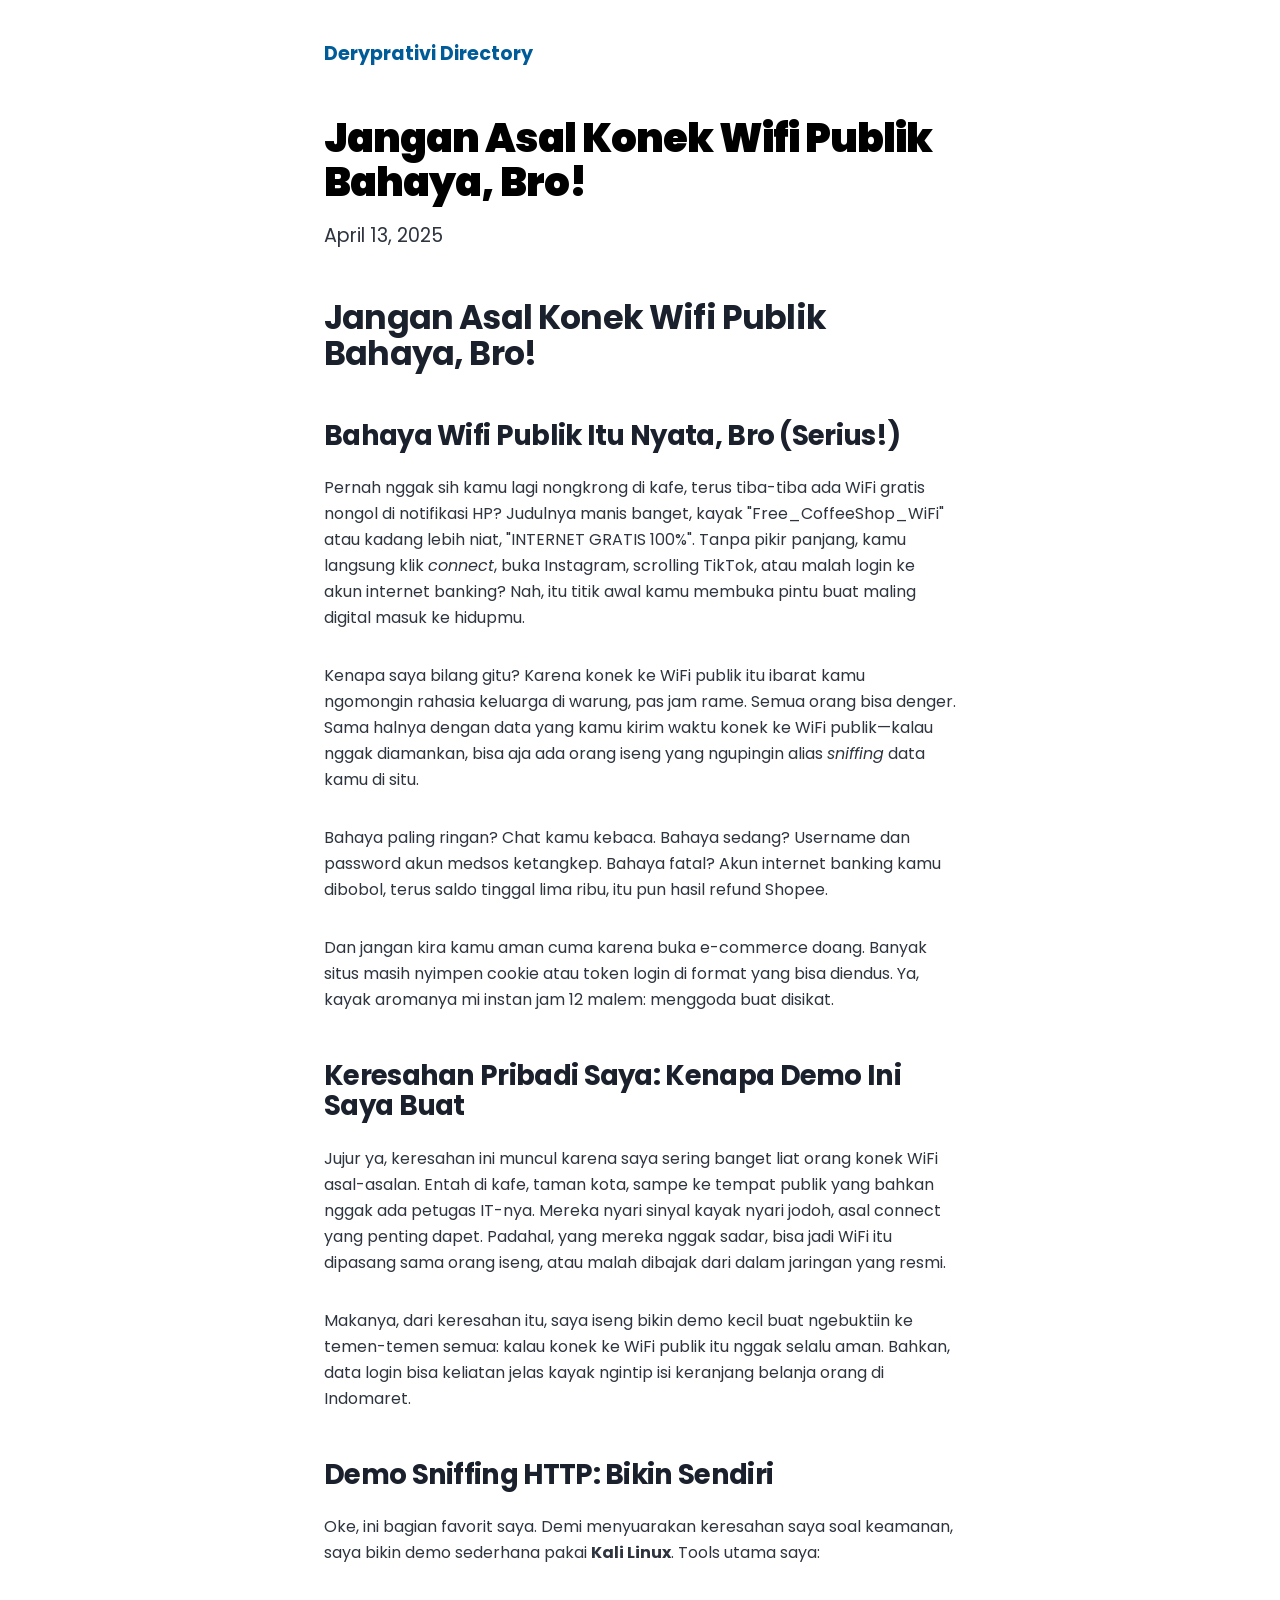
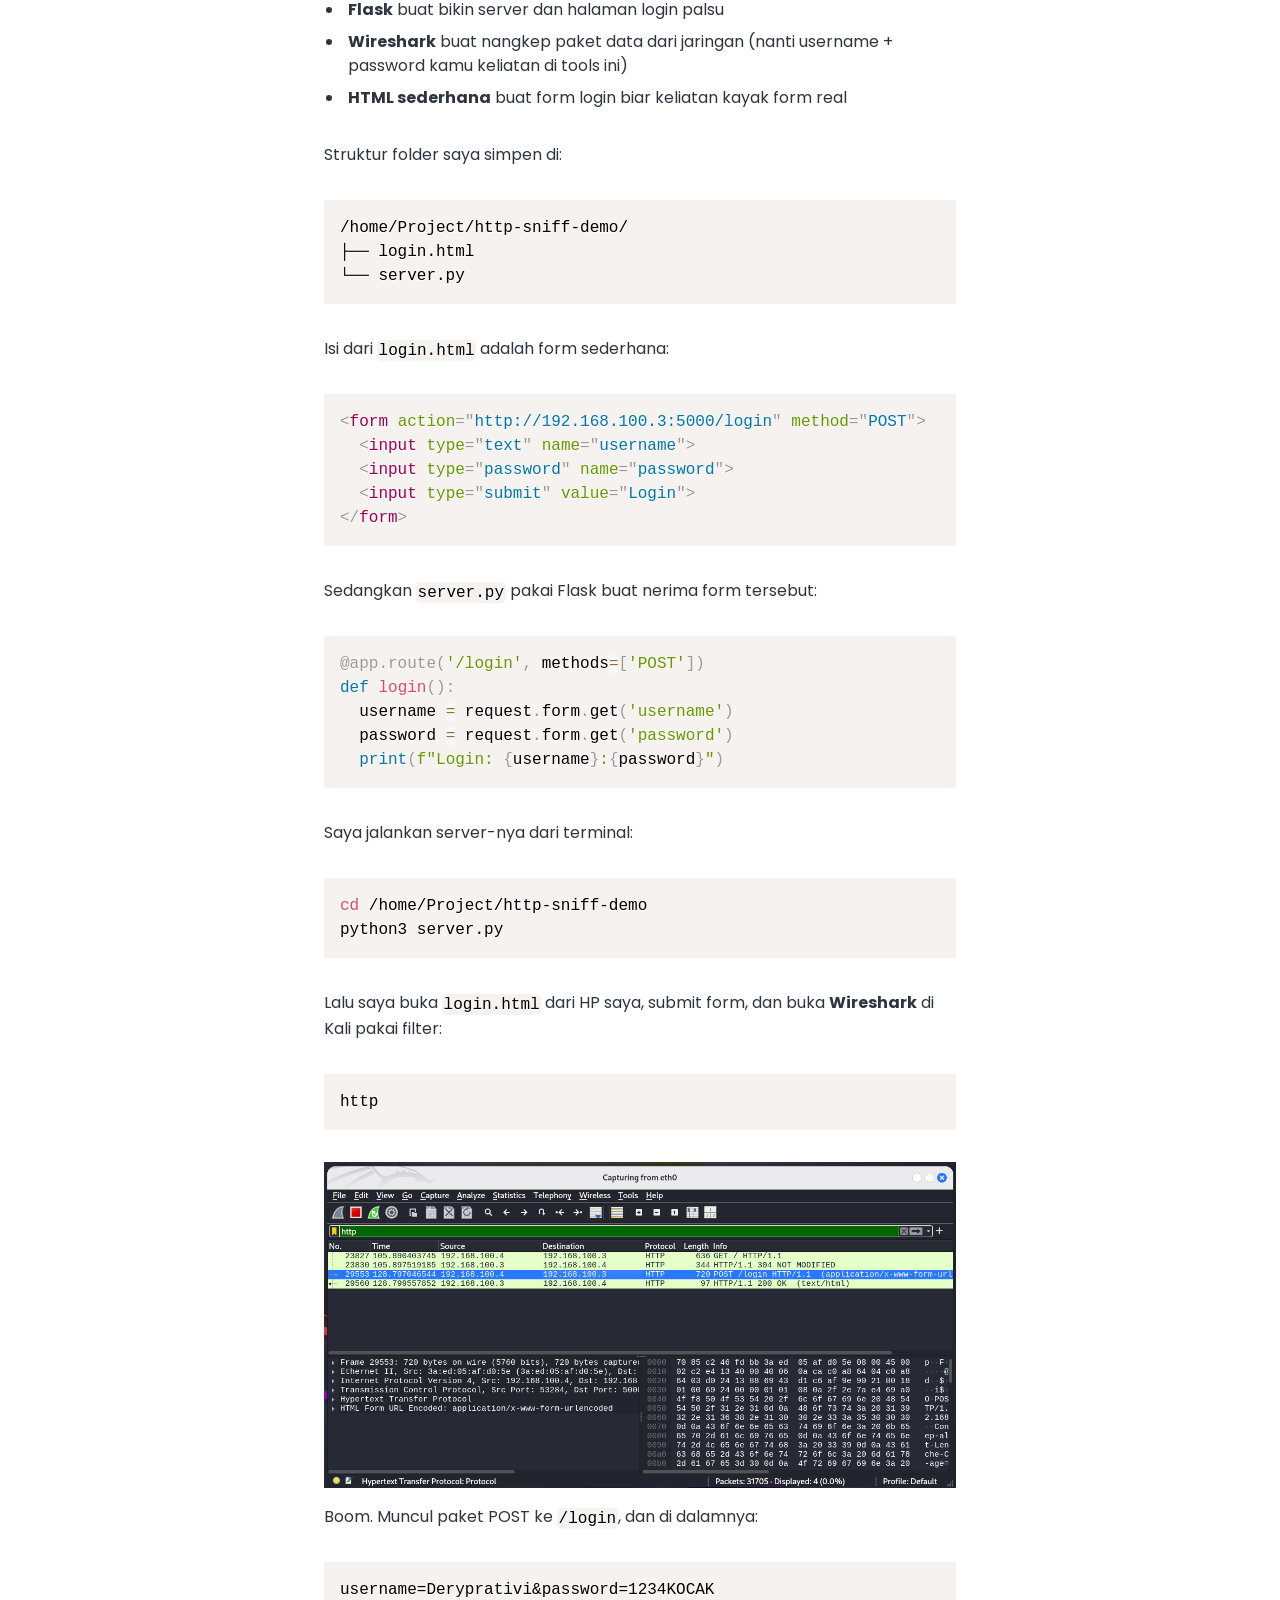
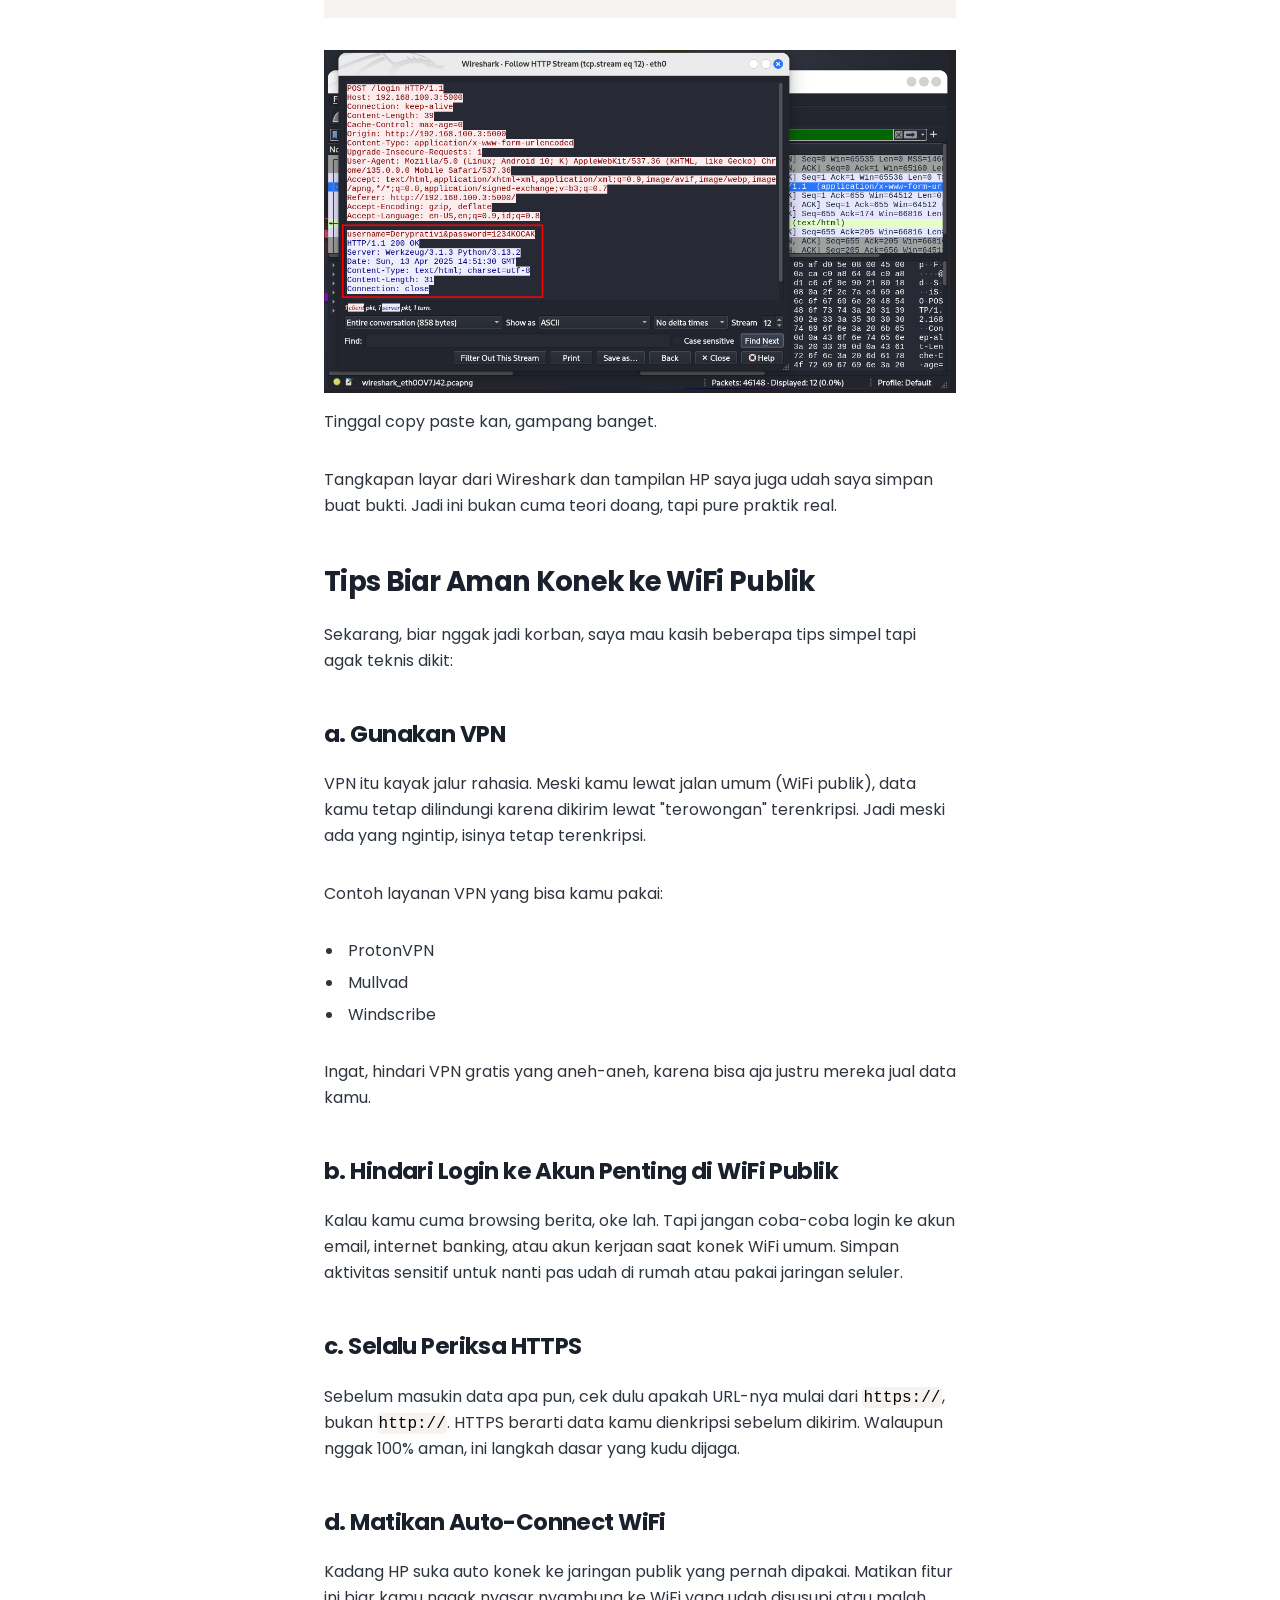
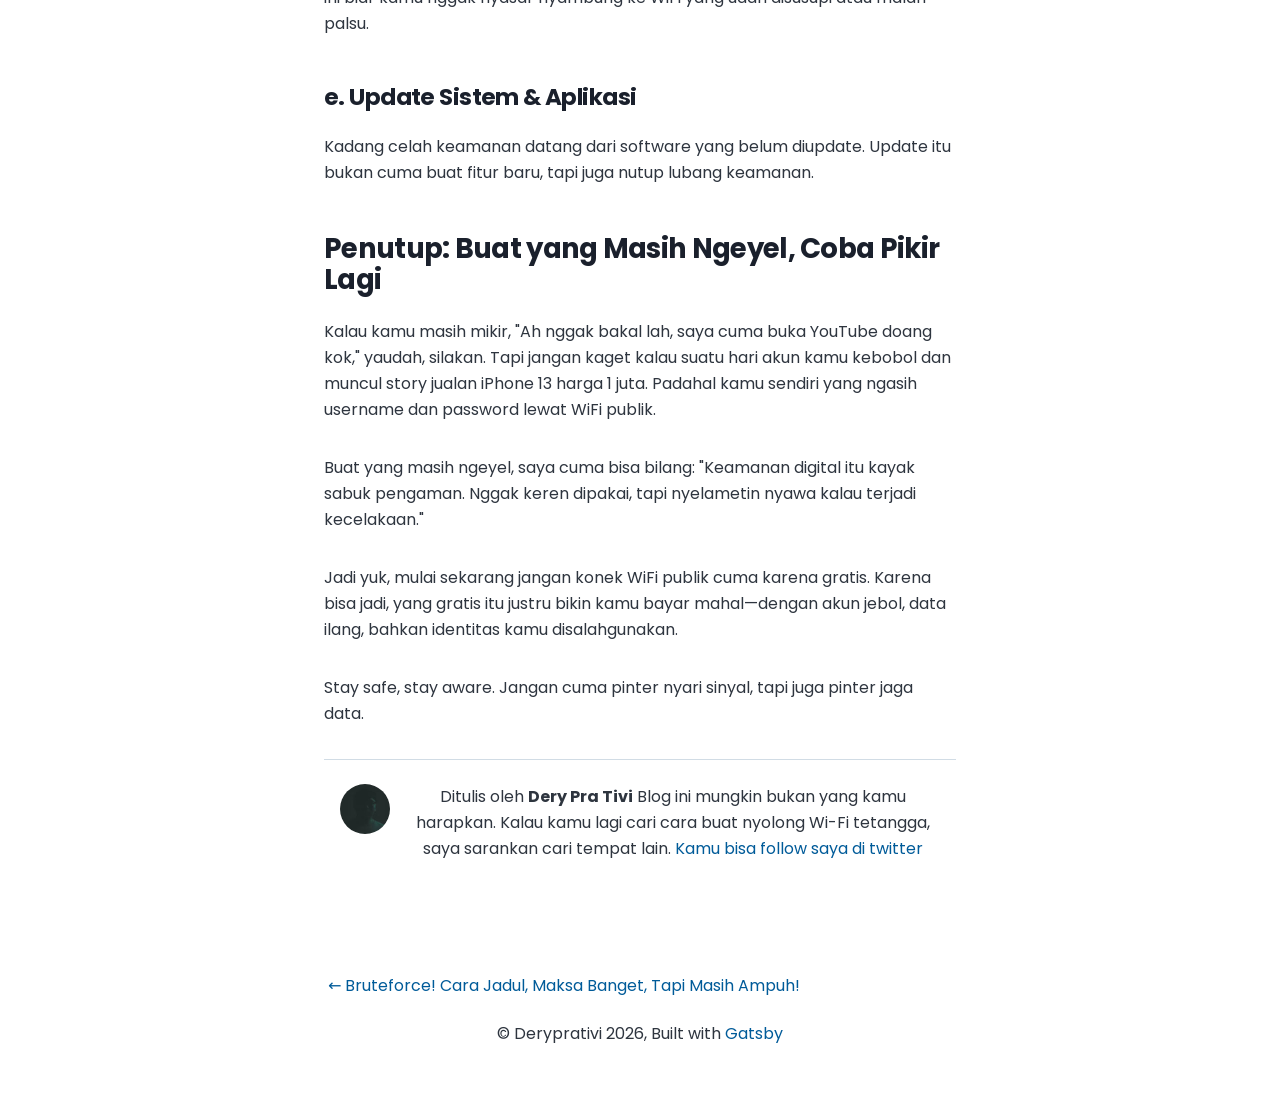
<file: new-beginnings/index.html>
<!DOCTYPE html><html lang="en"><head><meta charSet="utf-8"/><meta http-equiv="x-ua-compatible" content="ie=edge"/><meta name="viewport" content="width=device-width, initial-scale=1, shrink-to-fit=no"/><meta name="generator" content="Gatsby 5.14.1"/><meta name="description" content="Bahaya Wifi Publik Itu Nyata, Bro (Serius!)" data-gatsby-head="true"/><meta property="og:title" content="Jangan Asal Konek Wifi Publik  Bahaya, Bro!" data-gatsby-head="true"/><meta property="og:description" content="Bahaya Wifi Publik Itu Nyata, Bro (Serius!)" data-gatsby-head="true"/><meta property="og:type" content="website" data-gatsby-head="true"/><meta name="twitter:card" content="summary" data-gatsby-head="true"/><meta name="twitter:creator" content="deretxt" data-gatsby-head="true"/><meta name="twitter:title" content="Jangan Asal Konek Wifi Publik  Bahaya, Bro!" data-gatsby-head="true"/><meta name="twitter:description" content="Bahaya Wifi Publik Itu Nyata, Bro (Serius!)" data-gatsby-head="true"/><style data-href="/styles.d4110dc514ce3e14ec69.css" data-identity="gatsby-global-css">@import url(https://fonts.googleapis.com/css2?family=Poppins:wght@400;600;700&display=swap);@font-face{font-display:swap;font-family:Montserrat Variable;font-style:normal;font-weight:100 900;src:url(/static/montserrat-cyrillic-ext-wght-normal-e84e812b71d18e04e6928fb272665c53.woff2) format("woff2-variations");unicode-range:u+0460-052f,u+1c80-1c88,u+20b4,u+2de0-2dff,u+a640-a69f,u+fe2e-fe2f}@font-face{font-display:swap;font-family:Montserrat Variable;font-style:normal;font-weight:100 900;src:url(/static/montserrat-cyrillic-wght-normal-eb1783eb42487132539645641f761eb2.woff2) format("woff2-variations");unicode-range:u+0301,u+0400-045f,u+0490-0491,u+04b0-04b1,u+2116}@font-face{font-display:swap;font-family:Montserrat Variable;font-style:normal;font-weight:100 900;src:url([data-uri]) format("woff2-variations");unicode-range:u+0102-0103,u+0110-0111,u+0128-0129,u+0168-0169,u+01a0-01a1,u+01af-01b0,u+0300-0301,u+0303-0304,u+0308-0309,u+0323,u+0329,u+1ea0-1ef9,u+20ab}@font-face{font-display:swap;font-family:Montserrat Variable;font-style:normal;font-weight:100 900;src:url(/static/montserrat-latin-ext-wght-normal-82d636d9375dd92118fd22c818a99c24.woff2) format("woff2-variations");unicode-range:u+0100-02af,u+0304,u+0308,u+0329,u+1e00-1e9f,u+1ef2-1eff,u+2020,u+20a0-20ab,u+20ad-20cf,u+2113,u+2c60-2c7f,u+a720-a7ff}@font-face{font-display:swap;font-family:Montserrat Variable;font-style:normal;font-weight:100 900;src:url(/static/montserrat-latin-wght-normal-5028c63f6a70ab0cf7cba9015ae04154.woff2) format("woff2-variations");unicode-range:u+00??,u+0131,u+0152-0153,u+02bb-02bc,u+02c6,u+02da,u+02dc,u+0304,u+0308,u+0329,u+2000-206f,u+2074,u+20ac,u+2122,u+2191,u+2193,u+2212,u+2215,u+feff,u+fffd}@font-face{font-display:swap;font-family:Merriweather;font-style:normal;font-weight:400;src:url(/static/merriweather-cyrillic-ext-400-normal-2a880e22b1b888ab54652a36d43b7f16.woff2) format("woff2"),url(/static/merriweather-cyrillic-ext-400-normal-7d8546944154663cc54693d15bb31721.woff) format("woff");unicode-range:u+0460-052f,u+1c80-1c88,u+20b4,u+2de0-2dff,u+a640-a69f,u+fe2e-fe2f}@font-face{font-display:swap;font-family:Merriweather;font-style:normal;font-weight:400;src:url(/static/merriweather-cyrillic-400-normal-fde0b55efc50742fb57fbebbb11c572f.woff2) format("woff2"),url(/static/merriweather-cyrillic-400-normal-2e7c71643f6e0e4c1e73f28a7a1798e6.woff) format("woff");unicode-range:u+0301,u+0400-045f,u+0490-0491,u+04b0-04b1,u+2116}@font-face{font-display:swap;font-family:Merriweather;font-style:normal;font-weight:400;src:url([data-uri]) format("woff2"),url([data-uri]) format("woff");unicode-range:u+0102-0103,u+0110-0111,u+0128-0129,u+0168-0169,u+01a0-01a1,u+01af-01b0,u+0300-0301,u+0303-0304,u+0308-0309,u+0323,u+0329,u+1ea0-1ef9,u+20ab}@font-face{font-display:swap;font-family:Merriweather;font-style:normal;font-weight:400;src:url(/static/merriweather-latin-ext-400-normal-4657f5ab02d5923d223f96a9155a9bdc.woff2) format("woff2"),url(/static/merriweather-latin-ext-400-normal-7b1ee735b2541bc831bd57bacecc9d41.woff) format("woff");unicode-range:u+0100-02af,u+0304,u+0308,u+0329,u+1e00-1e9f,u+1ef2-1eff,u+2020,u+20a0-20ab,u+20ad-20cf,u+2113,u+2c60-2c7f,u+a720-a7ff}@font-face{font-display:swap;font-family:Merriweather;font-style:normal;font-weight:400;src:url(/static/merriweather-latin-400-normal-e009f21405b4d7e893674b69deb4cf4a.woff2) format("woff2"),url(/static/merriweather-latin-400-normal-2c455928024d0ee049d896a25f9e30e1.woff) format("woff");unicode-range:u+00??,u+0131,u+0152-0153,u+02bb-02bc,u+02c6,u+02da,u+02dc,u+0304,u+0308,u+0329,u+2000-206f,u+2074,u+20ac,u+2122,u+2191,u+2193,u+2212,u+2215,u+feff,u+fffd}
/*! normalize.css v8.0.1 | MIT License | github.com/necolas/normalize.css */html{-webkit-text-size-adjust:100%;line-height:1.15}main{display:block}h1{font-size:2em;margin:.67em 0}hr{box-sizing:content-box;height:0;overflow:visible}pre{font-family:monospace,monospace;font-size:1em}a{background-color:transparent}abbr[title]{border-bottom:none;text-decoration:underline;-webkit-text-decoration:underline dotted;text-decoration:underline dotted}b,strong{font-weight:bolder}code,kbd,samp{font-family:monospace,monospace;font-size:1em}small{font-size:80%}sub,sup{font-size:75%;line-height:0;position:relative;vertical-align:baseline}sub{bottom:-.25em}sup{top:-.5em}img{border-style:none}button,input,optgroup,select,textarea{font-family:inherit;font-size:100%;line-height:1.15;margin:0}button,input{overflow:visible}button,select{text-transform:none}[type=button],[type=reset],[type=submit],button{-webkit-appearance:button}[type=button]::-moz-focus-inner,[type=reset]::-moz-focus-inner,[type=submit]::-moz-focus-inner,button::-moz-focus-inner{border-style:none;padding:0}[type=button]:-moz-focusring,[type=reset]:-moz-focusring,[type=submit]:-moz-focusring,button:-moz-focusring{outline:1px dotted ButtonText}fieldset{padding:.35em .75em .625em}legend{box-sizing:border-box;color:inherit;display:table;max-width:100%;padding:0;white-space:normal}progress{vertical-align:baseline}textarea{overflow:auto}[type=checkbox],[type=radio]{box-sizing:border-box;padding:0}[type=number]::-webkit-inner-spin-button,[type=number]::-webkit-outer-spin-button{height:auto}[type=search]{-webkit-appearance:textfield;outline-offset:-2px}[type=search]::-webkit-search-decoration{-webkit-appearance:none}::-webkit-file-upload-button{-webkit-appearance:button;font:inherit}details{display:block}summary{display:list-item}[hidden]{display:none}:root{--maxWidth-none:none;--maxWidth-xs:20rem;--maxWidth-sm:24rem;--maxWidth-md:28rem;--maxWidth-lg:32rem;--maxWidth-xl:36rem;--maxWidth-2xl:42rem;--maxWidth-3xl:48rem;--maxWidth-4xl:56rem;--maxWidth-full:100%;--maxWidth-wrapper:var(--maxWidth-2xl);--spacing-px:1px;--spacing-0:0;--spacing-1:0.25rem;--spacing-2:0.5rem;--spacing-3:0.75rem;--spacing-4:1rem;--spacing-5:1.25rem;--spacing-6:1.5rem;--spacing-8:2rem;--spacing-10:2.5rem;--spacing-12:3rem;--spacing-16:4rem;--spacing-20:5rem;--spacing-24:6rem;--spacing-32:8rem;--fontFamily-sans:"Poppins",system-ui,-apple-system,BlinkMacSystemFont,"Segoe UI",Roboto,"Helvetica Neue",Arial,"Noto Sans",sans-serif,"Apple Color Emoji","Segoe UI Emoji","Segoe UI Symbol","Noto Color Emoji";--fontFamily-serif:"Poppins",serif;--font-body:var(--fontFamily-sans);--font-heading:var(--fontFamily-sans);--fontWeight-normal:400;--fontWeight-bold:700;--fontWeight-black:900;--fontSize-root:16px;--lineHeight-none:1;--lineHeight-tight:1.1;--lineHeight-normal:1.5;--lineHeight-relaxed:1.625;--fontSize-0:0.833rem;--fontSize-1:1rem;--fontSize-2:1.2rem;--fontSize-3:1.44rem;--fontSize-4:1.728rem;--fontSize-5:2.074rem;--fontSize-6:2.488rem;--fontSize-7:2.986rem;--color-primary:#005b99;--color-text:#2e353f;--color-text-light:#4f5969;--color-heading:#1a202c;--color-heading-black:#000;--color-accent:#d1dce5}*,:after,:before{box-sizing:border-box}html{-webkit-font-smoothing:antialiased;-moz-osx-font-smoothing:grayscale;background-color:#fff;font-size:var(--fontSize-root);line-height:var(--lineHeight-normal)}body{color:var(--color-text);font-family:var(--font-body);font-size:var(--fontSize-1);margin:0;max-width:100vw;overflow-x:hidden;padding:0 1rem}footer{padding:var(--spacing-6) var(--spacing-0)}hr{background:var(--color-accent);border:0;height:1px}h1,h2,h3,h4,h5,h6{font-family:var(--font-heading);letter-spacing:-.025em;line-height:var(--lineHeight-tight);margin-bottom:var(--spacing-6);margin-top:var(--spacing-12)}h2,h3,h4,h5,h6{color:var(--color-heading);font-weight:var(--fontWeight-bold)}h1{color:var(--color-heading-black);font-size:var(--fontSize-6);font-weight:var(--fontWeight-black)}h2{font-size:var(--fontSize-5)}h3{font-size:var(--fontSize-4)}h4{font-size:var(--fontSize-3)}h5{font-size:var(--fontSize-2)}h6{font-size:var(--fontSize-1)}h1>a,h2>a,h3>a,h4>a,h5>a,h6>a{color:inherit;text-decoration:none}p{line-height:var(--lineHeight-relaxed);margin:var(--spacing-0) var(--spacing-0) var(--spacing-8) var(--spacing-0);padding:var(--spacing-0)}ol,ul{margin:0;margin-bottom:var(--spacing-8);padding-left:var(--spacing-4)}ol li,ul li{margin-bottom:calc(var(--spacing-8)/2);padding-left:0}li>ul{margin-left:var(--spacing-8);margin-top:calc(var(--spacing-8)/2)}blockquote{border-left:var(--spacing-1) solid var(--color-primary);color:var(--color-text-light);font-size:var(--fontSize-2);font-style:italic;margin-left:calc(var(--spacing-6)*-1);margin-right:var(--spacing-8);padding-left:var(--spacing-6)}blockquote,table{margin-bottom:var(--spacing-8)}table{border-collapse:collapse;width:100%}table thead tr th{border-bottom:1px solid var(--color-accent)}a{color:var(--color-primary);text-decoration:none}a:focus,a:hover{text-decoration:underline}.global-wrapper{margin:0 auto;max-width:var(--maxWidth-wrapper);padding:var(--spacing-10) var(--spacing-5)}.global-wrapper[data-is-root-path=true] .bio{margin-bottom:var(--spacing-20)}.global-header{margin-bottom:var(--spacing-12)}.main-heading{font-size:var(--fontSize-7);margin:0}.post-list-item{margin:var(--spacing-8) 0}.post-list-item p{margin-bottom:0}.post-list-item h2{color:var(--color-primary);font-size:var(--fontSize-4);margin:var(--spacing-0) 0 var(--spacing-2) 0}.header-link-home{font-family:var(--font-heading);font-size:var(--fontSize-2);font-weight:var(--fontWeight-bold);text-decoration:none}.bio{display:flex;margin-bottom:var(--spacing-16)}.bio-avatar{border-radius:100%;margin-right:var(--spacing-4);min-width:50px}.blog-post header h1{margin:0 0 var(--spacing-4) 0}.blog-post header p{font-family:var(--font-heading);font-size:var(--fontSize-2)}.blog-post-nav ul{margin:0}.gatsby-highlight{margin-bottom:var(--spacing-8)}ol,ul{list-style-position:outside;margin-left:1.25rem;padding-left:0}ol li,ul li{margin-bottom:.5rem;padding-left:.25rem}.markdown img{border-radius:8px;box-shadow:0 2px 8px rgba(0,0,0,.1);height:auto;max-width:100%}footer{padding:1rem;text-align:center}@media (max-width:768px){html{font-size:15px}h1{font-size:1.6rem}h2{font-size:1.4rem}h3{font-size:1.2rem}li,p{font-size:1rem}}code[class*=language-],pre[class*=language-]{word-wrap:normal;background:none;color:#000;font-family:Consolas,Monaco,Andale Mono,Ubuntu Mono,monospace;font-size:1em;-webkit-hyphens:none;hyphens:none;line-height:1.5;tab-size:4;text-align:left;text-shadow:0 1px #fff;white-space:pre;word-break:normal;word-spacing:normal}code[class*=language-] ::selection,code[class*=language-]::selection,pre[class*=language-] ::selection,pre[class*=language-]::selection{background:#b3d4fc;text-shadow:none}@media print{code[class*=language-],pre[class*=language-]{text-shadow:none}}pre[class*=language-]{margin:.5em 0;overflow:auto;padding:1em}:not(pre)>code[class*=language-],pre[class*=language-]{background:#f5f2f0}:not(pre)>code[class*=language-]{border-radius:.3em;padding:.1em;white-space:normal}.token.cdata,.token.comment,.token.doctype,.token.prolog{color:#708090}.token.punctuation{color:#999}.token.namespace{opacity:.7}.token.boolean,.token.constant,.token.deleted,.token.number,.token.property,.token.symbol,.token.tag{color:#905}.token.attr-name,.token.builtin,.token.char,.token.inserted,.token.selector,.token.string{color:#690}.language-css .token.string,.style .token.string,.token.entity,.token.operator,.token.url{background:hsla(0,0%,100%,.5);color:#9a6e3a}.token.atrule,.token.attr-value,.token.keyword{color:#07a}.token.class-name,.token.function{color:#dd4a68}.token.important,.token.regex,.token.variable{color:#e90}.token.bold,.token.important{font-weight:700}.token.italic{font-style:italic}.token.entity{cursor:help}</style><style>.gatsby-image-wrapper{position:relative;overflow:hidden}.gatsby-image-wrapper picture.object-fit-polyfill{position:static!important}.gatsby-image-wrapper img{bottom:0;height:100%;left:0;margin:0;max-width:none;padding:0;position:absolute;right:0;top:0;width:100%;object-fit:cover}.gatsby-image-wrapper [data-main-image]{opacity:0;transform:translateZ(0);transition:opacity .25s linear;will-change:opacity}.gatsby-image-wrapper-constrained{display:inline-block;vertical-align:top}</style><noscript><style>.gatsby-image-wrapper noscript [data-main-image]{opacity:1!important}.gatsby-image-wrapper [data-placeholder-image]{opacity:0!important}</style></noscript><script type="module">const e="undefined"!=typeof HTMLImageElement&&"loading"in HTMLImageElement.prototype;e&&document.body.addEventListener("load",(function(e){const t=e.target;if(void 0===t.dataset.mainImage)return;if(void 0===t.dataset.gatsbyImageSsr)return;let a=null,n=t;for(;null===a&&n;)void 0!==n.parentNode.dataset.gatsbyImageWrapper&&(a=n.parentNode),n=n.parentNode;const o=a.querySelector("[data-placeholder-image]"),r=new Image;r.src=t.currentSrc,r.decode().catch((()=>{})).then((()=>{t.style.opacity=1,o&&(o.style.opacity=0,o.style.transition="opacity 500ms linear")}))}),!0);</script><link rel="alternate" type="application/rss+xml" title="Gatsby Starter Blog RSS Feed" href="/rss.xml"/><link rel="icon" href="/favicon-32x32.png?v=4a9773549091c227cd2eb82ccd9c5e3a" type="image/png"/><link rel="manifest" href="/manifest.webmanifest" crossorigin="anonymous"/><link rel="apple-touch-icon" sizes="48x48" href="/icons/icon-48x48.png?v=4a9773549091c227cd2eb82ccd9c5e3a"/><link rel="apple-touch-icon" sizes="72x72" href="/icons/icon-72x72.png?v=4a9773549091c227cd2eb82ccd9c5e3a"/><link rel="apple-touch-icon" sizes="96x96" href="/icons/icon-96x96.png?v=4a9773549091c227cd2eb82ccd9c5e3a"/><link rel="apple-touch-icon" sizes="144x144" href="/icons/icon-144x144.png?v=4a9773549091c227cd2eb82ccd9c5e3a"/><link rel="apple-touch-icon" sizes="192x192" href="/icons/icon-192x192.png?v=4a9773549091c227cd2eb82ccd9c5e3a"/><link rel="apple-touch-icon" sizes="256x256" href="/icons/icon-256x256.png?v=4a9773549091c227cd2eb82ccd9c5e3a"/><link rel="apple-touch-icon" sizes="384x384" href="/icons/icon-384x384.png?v=4a9773549091c227cd2eb82ccd9c5e3a"/><link rel="apple-touch-icon" sizes="512x512" href="/icons/icon-512x512.png?v=4a9773549091c227cd2eb82ccd9c5e3a"/><title data-gatsby-head="true">Jangan Asal Konek Wifi Publik  Bahaya, Bro! | Deryprativi Directory</title></head><body><div id="___gatsby"><div style="outline:none" tabindex="-1" id="gatsby-focus-wrapper"><div class="global-wrapper" data-is-root-path="false"><header class="global-header"><a class="header-link-home" href="/">Deryprativi Directory</a></header><main><article class="blog-post" itemscope="" itemType="http://schema.org/Article"><header><h1 itemProp="headline">Jangan Asal Konek Wifi Publik  Bahaya, Bro!</h1><p>April 13, 2025</p></header><section itemProp="articleBody"><h2>Jangan Asal Konek Wifi Publik  Bahaya, Bro!</h2>
<h3>Bahaya Wifi Publik Itu Nyata, Bro (Serius!)</h3>
<p>Pernah nggak sih kamu lagi nongkrong di kafe, terus tiba-tiba ada WiFi gratis nongol di notifikasi HP? Judulnya manis banget, kayak "Free_CoffeeShop_WiFi" atau kadang lebih niat, "INTERNET GRATIS 100%". Tanpa pikir panjang, kamu langsung klik <em>connect</em>, buka Instagram, scrolling TikTok, atau malah login ke akun internet banking? Nah, itu titik awal kamu membuka pintu buat maling digital masuk ke hidupmu.</p>
<p>Kenapa saya bilang gitu? Karena konek ke WiFi publik itu ibarat kamu ngomongin rahasia keluarga di warung, pas jam rame. Semua orang bisa denger. Sama halnya dengan data yang kamu kirim waktu konek ke WiFi publik—kalau nggak diamankan, bisa aja ada orang iseng yang ngupingin alias <em>sniffing</em> data kamu di situ.</p>
<p>Bahaya paling ringan? Chat kamu kebaca. Bahaya sedang? Username dan password akun medsos ketangkep. Bahaya fatal? Akun internet banking kamu dibobol, terus saldo tinggal lima ribu, itu pun hasil refund Shopee.</p>
<p>Dan jangan kira kamu aman cuma karena buka e-commerce doang. Banyak situs masih nyimpen cookie atau token login di format yang bisa diendus. Ya, kayak aromanya mi instan jam 12 malem: menggoda buat disikat.</p>
<h3>Keresahan Pribadi Saya: Kenapa Demo Ini Saya Buat</h3>
<p>Jujur ya, keresahan ini muncul karena saya sering banget liat orang konek WiFi asal-asalan. Entah di kafe, taman kota, sampe ke tempat publik yang bahkan nggak ada petugas IT-nya. Mereka nyari sinyal kayak nyari jodoh, asal connect yang penting dapet. Padahal, yang mereka nggak sadar, bisa jadi WiFi itu dipasang sama orang iseng, atau malah dibajak dari dalam jaringan yang resmi.</p>
<p>Makanya, dari keresahan itu, saya iseng bikin demo kecil buat ngebuktiin ke temen-temen semua: kalau konek ke WiFi publik itu nggak selalu aman. Bahkan, data login bisa keliatan jelas kayak ngintip isi keranjang belanja orang di Indomaret.</p>
<h3>Demo Sniffing HTTP: Bikin Sendiri</h3>
<p>Oke, ini bagian favorit saya. Demi menyuarakan keresahan saya soal keamanan, saya bikin demo sederhana pakai <strong>Kali Linux</strong>. Tools utama saya:</p>
<ul>
<li><strong>Flask</strong> buat bikin server dan halaman login palsu</li>
<li><strong>Wireshark</strong> buat nangkep paket data dari jaringan (nanti username + password kamu keliatan di tools ini)</li>
<li><strong>HTML sederhana</strong> buat form login biar keliatan kayak form real</li>
</ul>
<p>Struktur folder saya simpen di:</p>
<div class="gatsby-highlight" data-language="text"><pre class="language-text"><code class="language-text">/home/Project/http-sniff-demo/
├── login.html
└── server.py</code></pre></div>
<p>Isi dari <code class="language-text">login.html</code> adalah form sederhana:</p>
<div class="gatsby-highlight" data-language="html"><pre class="language-html"><code class="language-html"><span class="token tag"><span class="token tag"><span class="token punctuation">&lt;</span>form</span> <span class="token attr-name">action</span><span class="token attr-value"><span class="token punctuation attr-equals">=</span><span class="token punctuation">"</span>http://192.168.100.3:5000/login<span class="token punctuation">"</span></span> <span class="token attr-name">method</span><span class="token attr-value"><span class="token punctuation attr-equals">=</span><span class="token punctuation">"</span>POST<span class="token punctuation">"</span></span><span class="token punctuation">></span></span>
  <span class="token tag"><span class="token tag"><span class="token punctuation">&lt;</span>input</span> <span class="token attr-name">type</span><span class="token attr-value"><span class="token punctuation attr-equals">=</span><span class="token punctuation">"</span>text<span class="token punctuation">"</span></span> <span class="token attr-name">name</span><span class="token attr-value"><span class="token punctuation attr-equals">=</span><span class="token punctuation">"</span>username<span class="token punctuation">"</span></span><span class="token punctuation">></span></span>
  <span class="token tag"><span class="token tag"><span class="token punctuation">&lt;</span>input</span> <span class="token attr-name">type</span><span class="token attr-value"><span class="token punctuation attr-equals">=</span><span class="token punctuation">"</span>password<span class="token punctuation">"</span></span> <span class="token attr-name">name</span><span class="token attr-value"><span class="token punctuation attr-equals">=</span><span class="token punctuation">"</span>password<span class="token punctuation">"</span></span><span class="token punctuation">></span></span>
  <span class="token tag"><span class="token tag"><span class="token punctuation">&lt;</span>input</span> <span class="token attr-name">type</span><span class="token attr-value"><span class="token punctuation attr-equals">=</span><span class="token punctuation">"</span>submit<span class="token punctuation">"</span></span> <span class="token attr-name">value</span><span class="token attr-value"><span class="token punctuation attr-equals">=</span><span class="token punctuation">"</span>Login<span class="token punctuation">"</span></span><span class="token punctuation">></span></span>
<span class="token tag"><span class="token tag"><span class="token punctuation">&lt;/</span>form</span><span class="token punctuation">></span></span></code></pre></div>
<p>Sedangkan <code class="language-text">server.py</code> pakai Flask buat nerima form tersebut:</p>
<div class="gatsby-highlight" data-language="python"><pre class="language-python"><code class="language-python"><span class="token decorator annotation punctuation">@app<span class="token punctuation">.</span>route</span><span class="token punctuation">(</span><span class="token string">'/login'</span><span class="token punctuation">,</span> methods<span class="token operator">=</span><span class="token punctuation">[</span><span class="token string">'POST'</span><span class="token punctuation">]</span><span class="token punctuation">)</span>
<span class="token keyword">def</span> <span class="token function">login</span><span class="token punctuation">(</span><span class="token punctuation">)</span><span class="token punctuation">:</span>
  username <span class="token operator">=</span> request<span class="token punctuation">.</span>form<span class="token punctuation">.</span>get<span class="token punctuation">(</span><span class="token string">'username'</span><span class="token punctuation">)</span>
  password <span class="token operator">=</span> request<span class="token punctuation">.</span>form<span class="token punctuation">.</span>get<span class="token punctuation">(</span><span class="token string">'password'</span><span class="token punctuation">)</span>
  <span class="token keyword">print</span><span class="token punctuation">(</span><span class="token string-interpolation"><span class="token string">f"Login: </span><span class="token interpolation"><span class="token punctuation">{</span>username<span class="token punctuation">}</span></span><span class="token string">:</span><span class="token interpolation"><span class="token punctuation">{</span>password<span class="token punctuation">}</span></span><span class="token string">"</span></span><span class="token punctuation">)</span></code></pre></div>
<p>Saya jalankan server-nya dari terminal:</p>
<div class="gatsby-highlight" data-language="bash"><pre class="language-bash"><code class="language-bash"><span class="token builtin class-name">cd</span> /home/Project/http-sniff-demo
python3 server.py</code></pre></div>
<p>Lalu saya buka <code class="language-text">login.html</code> dari HP saya, submit form, dan buka <strong>Wireshark</strong> di Kali pakai filter:</p>
<div class="gatsby-highlight" data-language="text"><pre class="language-text"><code class="language-text">http</code></pre></div>
<img src="/http2.png" alt="Deskripsi Gambar" style="max-width: 100%; height: auto; display: block; margin: 1rem auto;">
<p>Boom. Muncul paket POST ke <code class="language-text">/login</code>, dan di dalamnya:</p>
<div class="gatsby-highlight" data-language="text"><pre class="language-text"><code class="language-text">username=Deryprativi&amp;password=1234KOCAK</code></pre></div>
<img src="/result.png" alt="Deskripsi Gambar" style="max-width: 100%; height: auto; display: block; margin: 1rem auto;">
<p>Tinggal copy paste kan, gampang banget.</p>
<p>Tangkapan layar dari Wireshark dan tampilan HP saya juga udah saya simpan buat bukti. Jadi ini bukan cuma teori doang, tapi pure praktik real.</p>
<h3>Tips Biar Aman Konek ke WiFi Publik</h3>
<p>Sekarang, biar nggak jadi korban, saya mau kasih beberapa tips simpel tapi agak teknis dikit:</p>
<h4>a. Gunakan VPN</h4>
<p>VPN itu kayak jalur rahasia. Meski kamu lewat jalan umum (WiFi publik), data kamu tetap dilindungi karena dikirim lewat "terowongan" terenkripsi. Jadi meski ada yang ngintip, isinya tetap terenkripsi.</p>
<p>Contoh layanan VPN yang bisa kamu pakai:</p>
<ul>
<li>ProtonVPN</li>
<li>Mullvad</li>
<li>Windscribe</li>
</ul>
<p>Ingat, hindari VPN gratis yang aneh-aneh, karena bisa aja justru mereka jual data kamu.</p>
<h4>b. Hindari Login ke Akun Penting di WiFi Publik</h4>
<p>Kalau kamu cuma browsing berita, oke lah. Tapi jangan coba-coba login ke akun email, internet banking, atau akun kerjaan saat konek WiFi umum. Simpan aktivitas sensitif untuk nanti pas udah di rumah atau pakai jaringan seluler.</p>
<h4>c. Selalu Periksa HTTPS</h4>
<p>Sebelum masukin data apa pun, cek dulu apakah URL-nya mulai dari <code class="language-text">https://</code>, bukan <code class="language-text">http://</code>. HTTPS berarti data kamu dienkripsi sebelum dikirim. Walaupun nggak 100% aman, ini langkah dasar yang kudu dijaga.</p>
<h4>d. Matikan Auto-Connect WiFi</h4>
<p>Kadang HP suka auto konek ke jaringan publik yang pernah dipakai. Matikan fitur ini biar kamu nggak nyasar nyambung ke WiFi yang udah disusupi atau malah palsu.</p>
<h4>e. Update Sistem &#x26; Aplikasi</h4>
<p>Kadang celah keamanan datang dari software yang belum diupdate. Update itu bukan cuma buat fitur baru, tapi juga nutup lubang keamanan.</p>
<h3>Penutup: Buat yang Masih Ngeyel, Coba Pikir Lagi</h3>
<p>Kalau kamu masih mikir, "Ah nggak bakal lah, saya cuma buka YouTube doang kok," yaudah, silakan. Tapi jangan kaget kalau suatu hari akun kamu kebobol dan muncul story jualan iPhone 13 harga 1 juta. Padahal kamu sendiri yang ngasih username dan password lewat WiFi publik.</p>
<p>Buat yang masih ngeyel, saya cuma bisa bilang: "Keamanan digital itu kayak sabuk pengaman. Nggak keren dipakai, tapi nyelametin nyawa kalau terjadi kecelakaan."</p>
<p>Jadi yuk, mulai sekarang jangan konek WiFi publik cuma karena gratis. Karena bisa jadi, yang gratis itu justru bikin kamu bayar mahal—dengan akun jebol, data ilang, bahkan identitas kamu disalahgunakan.</p>
<p>Stay safe, stay aware. Jangan cuma pinter nyari sinyal, tapi juga pinter jaga data.</p></section><hr/><footer><div class="bio"><div data-gatsby-image-wrapper="" style="width:50px;height:50px" class="gatsby-image-wrapper bio-avatar"><div aria-hidden="true" data-placeholder-image="" style="opacity:1;transition:opacity 500ms linear;background-color:#282828;width:50px;height:50px;position:relative"></div><picture><source type="image/avif" data-srcset="/static/5539e50aa5835cfa1da1f7d93397820c/d4bf4/profile-pic.avif 50w,/static/5539e50aa5835cfa1da1f7d93397820c/ee81f/profile-pic.avif 100w" sizes="50px"/><source type="image/webp" data-srcset="/static/5539e50aa5835cfa1da1f7d93397820c/3faea/profile-pic.webp 50w,/static/5539e50aa5835cfa1da1f7d93397820c/6a679/profile-pic.webp 100w" sizes="50px"/><img data-gatsby-image-ssr="" layout="fixed" data-main-image="" style="opacity:0" sizes="50px" decoding="async" loading="lazy" data-src="/static/5539e50aa5835cfa1da1f7d93397820c/d24ee/profile-pic.jpg" data-srcset="/static/5539e50aa5835cfa1da1f7d93397820c/d24ee/profile-pic.jpg 50w,/static/5539e50aa5835cfa1da1f7d93397820c/64618/profile-pic.jpg 100w" alt="Profile picture"/></picture><noscript><picture><source type="image/avif" srcSet="/static/5539e50aa5835cfa1da1f7d93397820c/d4bf4/profile-pic.avif 50w,/static/5539e50aa5835cfa1da1f7d93397820c/ee81f/profile-pic.avif 100w" sizes="50px"/><source type="image/webp" srcSet="/static/5539e50aa5835cfa1da1f7d93397820c/3faea/profile-pic.webp 50w,/static/5539e50aa5835cfa1da1f7d93397820c/6a679/profile-pic.webp 100w" sizes="50px"/><img data-gatsby-image-ssr="" layout="fixed" data-main-image="" style="opacity:0" sizes="50px" decoding="async" loading="lazy" src="/static/5539e50aa5835cfa1da1f7d93397820c/d24ee/profile-pic.jpg" srcSet="/static/5539e50aa5835cfa1da1f7d93397820c/d24ee/profile-pic.jpg 50w,/static/5539e50aa5835cfa1da1f7d93397820c/64618/profile-pic.jpg 100w" alt="Profile picture"/></picture></noscript><script type="module">const t="undefined"!=typeof HTMLImageElement&&"loading"in HTMLImageElement.prototype;if(t){const t=document.querySelectorAll("img[data-main-image]");for(let e of t){e.dataset.src&&(e.setAttribute("src",e.dataset.src),e.removeAttribute("data-src")),e.dataset.srcset&&(e.setAttribute("srcset",e.dataset.srcset),e.removeAttribute("data-srcset"));const t=e.parentNode.querySelectorAll("source[data-srcset]");for(let e of t)e.setAttribute("srcset",e.dataset.srcset),e.removeAttribute("data-srcset");e.complete&&(e.style.opacity=1,e.parentNode.parentNode.querySelector("[data-placeholder-image]").style.opacity=0)}}</script></div><p>Ditulis oleh <strong>Dery Pra Tivi</strong> <!-- -->Blog ini mungkin bukan yang kamu harapkan. Kalau kamu lagi cari cara buat nyolong Wi-Fi tetangga, saya sarankan cari tempat lain.<!-- --> <a href="https://twitter.com/deretxt">Kamu bisa follow saya di twitter</a></p></div></footer></article><nav class="blog-post-nav"><ul style="display:flex;flex-wrap:wrap;justify-content:space-between;list-style:none;padding:0"><li><a rel="prev" href="/my-second-post/">← <!-- -->Bruteforce! Cara Jadul, Maksa Banget, Tapi Masih Ampuh!</a></li><li></li></ul></nav></main><footer>© Deryprativi <!-- -->2025<!-- -->, Built with<!-- --> <a href="https://www.gatsbyjs.com">Gatsby</a></footer></div></div><div id="gatsby-announcer" style="position:absolute;top:0;width:1px;height:1px;padding:0;overflow:hidden;clip:rect(0, 0, 0, 0);white-space:nowrap;border:0" aria-live="assertive" aria-atomic="true"></div></div><script id="gatsby-script-loader">/*<![CDATA[*/window.pagePath="/new-beginnings/";/*]]>*/</script><!-- slice-start id="_gatsby-scripts-1" -->
          <script
            id="gatsby-chunk-mapping"
          >
            window.___chunkMapping="{\"app\":[\"/app-16d89fa4b087304c2d2f.js\"],\"component---src-pages-404-js\":[\"/component---src-pages-404-js-b7cf979be547738b5d07.js\"],\"component---src-pages-index-js\":[\"/component---src-pages-index-js-350e9b4aa85349fee1e3.js\"],\"component---src-pages-using-typescript-tsx\":[\"/component---src-pages-using-typescript-tsx-25025bc884d7a93c1061.js\"],\"component---src-templates-blog-post-js\":[\"/component---src-templates-blog-post-js-c66e12eb4b10a9ee344e.js\"]}";
          </script>
        <script>window.___webpackCompilationHash="9bdd71cb3d486d9b463e";</script><script src="/webpack-runtime-cfbfd0c7e620e57089b7.js" async></script><script src="/framework-195f9a31e5a4e6cebf51.js" async></script><script src="/app-16d89fa4b087304c2d2f.js" async></script><!-- slice-end id="_gatsby-scripts-1" --></body></html>
</file>
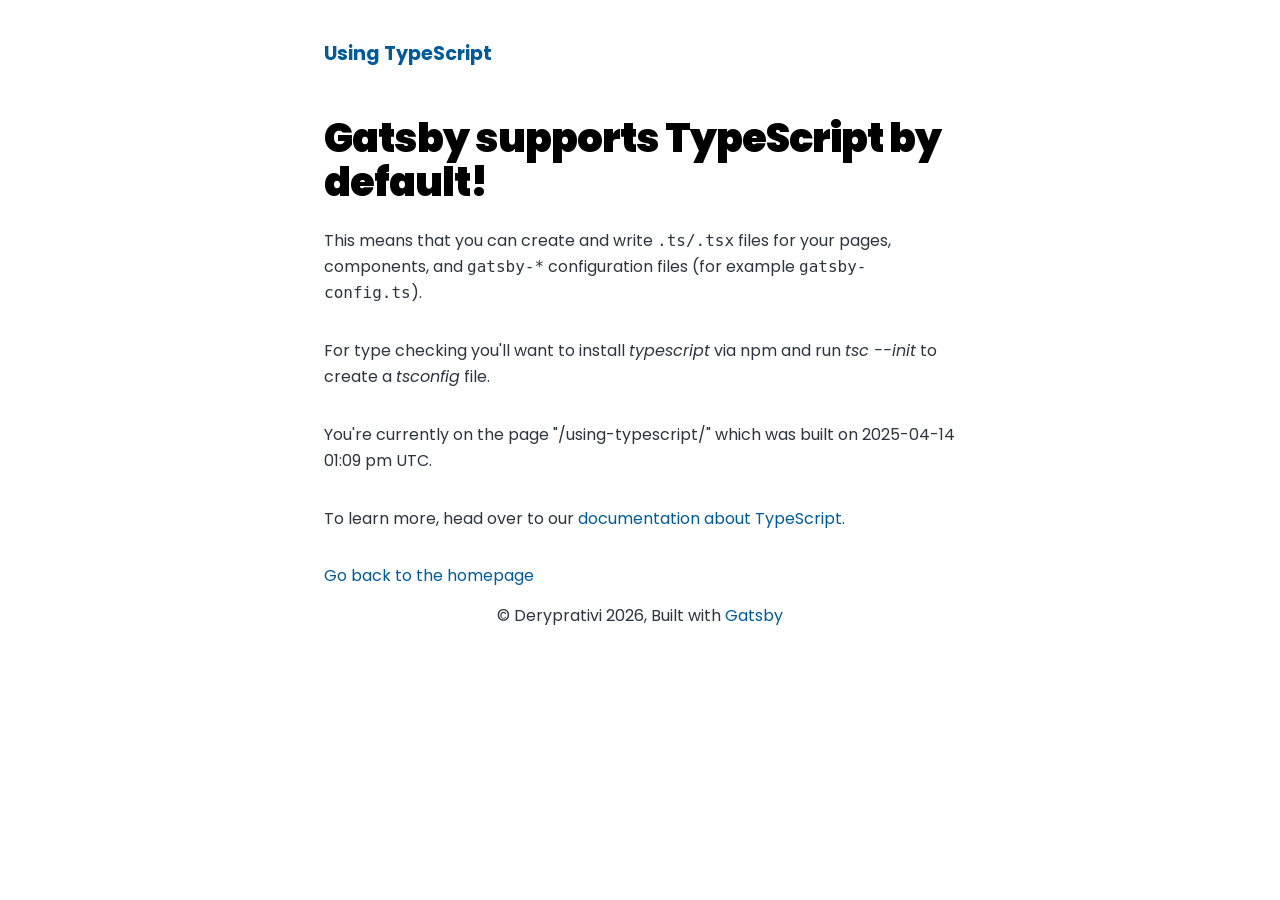
<file: using-typescript/index.html>
<!DOCTYPE html><html lang="en"><head><meta charSet="utf-8"/><meta http-equiv="x-ua-compatible" content="ie=edge"/><meta name="viewport" content="width=device-width, initial-scale=1, shrink-to-fit=no"/><meta name="generator" content="Gatsby 5.14.1"/><meta name="description" content="Welcome to my corner of the web" data-gatsby-head="true"/><meta property="og:title" content="Using TypeScript" data-gatsby-head="true"/><meta property="og:description" content="Welcome to my corner of the web" data-gatsby-head="true"/><meta property="og:type" content="website" data-gatsby-head="true"/><meta name="twitter:card" content="summary" data-gatsby-head="true"/><meta name="twitter:creator" content="deretxt" data-gatsby-head="true"/><meta name="twitter:title" content="Using TypeScript" data-gatsby-head="true"/><meta name="twitter:description" content="Welcome to my corner of the web" data-gatsby-head="true"/><style data-href="/styles.d4110dc514ce3e14ec69.css" data-identity="gatsby-global-css">@import url(https://fonts.googleapis.com/css2?family=Poppins:wght@400;600;700&display=swap);@font-face{font-display:swap;font-family:Montserrat Variable;font-style:normal;font-weight:100 900;src:url(/static/montserrat-cyrillic-ext-wght-normal-e84e812b71d18e04e6928fb272665c53.woff2) format("woff2-variations");unicode-range:u+0460-052f,u+1c80-1c88,u+20b4,u+2de0-2dff,u+a640-a69f,u+fe2e-fe2f}@font-face{font-display:swap;font-family:Montserrat Variable;font-style:normal;font-weight:100 900;src:url(/static/montserrat-cyrillic-wght-normal-eb1783eb42487132539645641f761eb2.woff2) format("woff2-variations");unicode-range:u+0301,u+0400-045f,u+0490-0491,u+04b0-04b1,u+2116}@font-face{font-display:swap;font-family:Montserrat Variable;font-style:normal;font-weight:100 900;src:url([data-uri]) format("woff2-variations");unicode-range:u+0102-0103,u+0110-0111,u+0128-0129,u+0168-0169,u+01a0-01a1,u+01af-01b0,u+0300-0301,u+0303-0304,u+0308-0309,u+0323,u+0329,u+1ea0-1ef9,u+20ab}@font-face{font-display:swap;font-family:Montserrat Variable;font-style:normal;font-weight:100 900;src:url(/static/montserrat-latin-ext-wght-normal-82d636d9375dd92118fd22c818a99c24.woff2) format("woff2-variations");unicode-range:u+0100-02af,u+0304,u+0308,u+0329,u+1e00-1e9f,u+1ef2-1eff,u+2020,u+20a0-20ab,u+20ad-20cf,u+2113,u+2c60-2c7f,u+a720-a7ff}@font-face{font-display:swap;font-family:Montserrat Variable;font-style:normal;font-weight:100 900;src:url(/static/montserrat-latin-wght-normal-5028c63f6a70ab0cf7cba9015ae04154.woff2) format("woff2-variations");unicode-range:u+00??,u+0131,u+0152-0153,u+02bb-02bc,u+02c6,u+02da,u+02dc,u+0304,u+0308,u+0329,u+2000-206f,u+2074,u+20ac,u+2122,u+2191,u+2193,u+2212,u+2215,u+feff,u+fffd}@font-face{font-display:swap;font-family:Merriweather;font-style:normal;font-weight:400;src:url(/static/merriweather-cyrillic-ext-400-normal-2a880e22b1b888ab54652a36d43b7f16.woff2) format("woff2"),url(/static/merriweather-cyrillic-ext-400-normal-7d8546944154663cc54693d15bb31721.woff) format("woff");unicode-range:u+0460-052f,u+1c80-1c88,u+20b4,u+2de0-2dff,u+a640-a69f,u+fe2e-fe2f}@font-face{font-display:swap;font-family:Merriweather;font-style:normal;font-weight:400;src:url(/static/merriweather-cyrillic-400-normal-fde0b55efc50742fb57fbebbb11c572f.woff2) format("woff2"),url(/static/merriweather-cyrillic-400-normal-2e7c71643f6e0e4c1e73f28a7a1798e6.woff) format("woff");unicode-range:u+0301,u+0400-045f,u+0490-0491,u+04b0-04b1,u+2116}@font-face{font-display:swap;font-family:Merriweather;font-style:normal;font-weight:400;src:url([data-uri]) format("woff2"),url([data-uri]) format("woff");unicode-range:u+0102-0103,u+0110-0111,u+0128-0129,u+0168-0169,u+01a0-01a1,u+01af-01b0,u+0300-0301,u+0303-0304,u+0308-0309,u+0323,u+0329,u+1ea0-1ef9,u+20ab}@font-face{font-display:swap;font-family:Merriweather;font-style:normal;font-weight:400;src:url(/static/merriweather-latin-ext-400-normal-4657f5ab02d5923d223f96a9155a9bdc.woff2) format("woff2"),url(/static/merriweather-latin-ext-400-normal-7b1ee735b2541bc831bd57bacecc9d41.woff) format("woff");unicode-range:u+0100-02af,u+0304,u+0308,u+0329,u+1e00-1e9f,u+1ef2-1eff,u+2020,u+20a0-20ab,u+20ad-20cf,u+2113,u+2c60-2c7f,u+a720-a7ff}@font-face{font-display:swap;font-family:Merriweather;font-style:normal;font-weight:400;src:url(/static/merriweather-latin-400-normal-e009f21405b4d7e893674b69deb4cf4a.woff2) format("woff2"),url(/static/merriweather-latin-400-normal-2c455928024d0ee049d896a25f9e30e1.woff) format("woff");unicode-range:u+00??,u+0131,u+0152-0153,u+02bb-02bc,u+02c6,u+02da,u+02dc,u+0304,u+0308,u+0329,u+2000-206f,u+2074,u+20ac,u+2122,u+2191,u+2193,u+2212,u+2215,u+feff,u+fffd}
/*! normalize.css v8.0.1 | MIT License | github.com/necolas/normalize.css */html{-webkit-text-size-adjust:100%;line-height:1.15}main{display:block}h1{font-size:2em;margin:.67em 0}hr{box-sizing:content-box;height:0;overflow:visible}pre{font-family:monospace,monospace;font-size:1em}a{background-color:transparent}abbr[title]{border-bottom:none;text-decoration:underline;-webkit-text-decoration:underline dotted;text-decoration:underline dotted}b,strong{font-weight:bolder}code,kbd,samp{font-family:monospace,monospace;font-size:1em}small{font-size:80%}sub,sup{font-size:75%;line-height:0;position:relative;vertical-align:baseline}sub{bottom:-.25em}sup{top:-.5em}img{border-style:none}button,input,optgroup,select,textarea{font-family:inherit;font-size:100%;line-height:1.15;margin:0}button,input{overflow:visible}button,select{text-transform:none}[type=button],[type=reset],[type=submit],button{-webkit-appearance:button}[type=button]::-moz-focus-inner,[type=reset]::-moz-focus-inner,[type=submit]::-moz-focus-inner,button::-moz-focus-inner{border-style:none;padding:0}[type=button]:-moz-focusring,[type=reset]:-moz-focusring,[type=submit]:-moz-focusring,button:-moz-focusring{outline:1px dotted ButtonText}fieldset{padding:.35em .75em .625em}legend{box-sizing:border-box;color:inherit;display:table;max-width:100%;padding:0;white-space:normal}progress{vertical-align:baseline}textarea{overflow:auto}[type=checkbox],[type=radio]{box-sizing:border-box;padding:0}[type=number]::-webkit-inner-spin-button,[type=number]::-webkit-outer-spin-button{height:auto}[type=search]{-webkit-appearance:textfield;outline-offset:-2px}[type=search]::-webkit-search-decoration{-webkit-appearance:none}::-webkit-file-upload-button{-webkit-appearance:button;font:inherit}details{display:block}summary{display:list-item}[hidden]{display:none}:root{--maxWidth-none:none;--maxWidth-xs:20rem;--maxWidth-sm:24rem;--maxWidth-md:28rem;--maxWidth-lg:32rem;--maxWidth-xl:36rem;--maxWidth-2xl:42rem;--maxWidth-3xl:48rem;--maxWidth-4xl:56rem;--maxWidth-full:100%;--maxWidth-wrapper:var(--maxWidth-2xl);--spacing-px:1px;--spacing-0:0;--spacing-1:0.25rem;--spacing-2:0.5rem;--spacing-3:0.75rem;--spacing-4:1rem;--spacing-5:1.25rem;--spacing-6:1.5rem;--spacing-8:2rem;--spacing-10:2.5rem;--spacing-12:3rem;--spacing-16:4rem;--spacing-20:5rem;--spacing-24:6rem;--spacing-32:8rem;--fontFamily-sans:"Poppins",system-ui,-apple-system,BlinkMacSystemFont,"Segoe UI",Roboto,"Helvetica Neue",Arial,"Noto Sans",sans-serif,"Apple Color Emoji","Segoe UI Emoji","Segoe UI Symbol","Noto Color Emoji";--fontFamily-serif:"Poppins",serif;--font-body:var(--fontFamily-sans);--font-heading:var(--fontFamily-sans);--fontWeight-normal:400;--fontWeight-bold:700;--fontWeight-black:900;--fontSize-root:16px;--lineHeight-none:1;--lineHeight-tight:1.1;--lineHeight-normal:1.5;--lineHeight-relaxed:1.625;--fontSize-0:0.833rem;--fontSize-1:1rem;--fontSize-2:1.2rem;--fontSize-3:1.44rem;--fontSize-4:1.728rem;--fontSize-5:2.074rem;--fontSize-6:2.488rem;--fontSize-7:2.986rem;--color-primary:#005b99;--color-text:#2e353f;--color-text-light:#4f5969;--color-heading:#1a202c;--color-heading-black:#000;--color-accent:#d1dce5}*,:after,:before{box-sizing:border-box}html{-webkit-font-smoothing:antialiased;-moz-osx-font-smoothing:grayscale;background-color:#fff;font-size:var(--fontSize-root);line-height:var(--lineHeight-normal)}body{color:var(--color-text);font-family:var(--font-body);font-size:var(--fontSize-1);margin:0;max-width:100vw;overflow-x:hidden;padding:0 1rem}footer{padding:var(--spacing-6) var(--spacing-0)}hr{background:var(--color-accent);border:0;height:1px}h1,h2,h3,h4,h5,h6{font-family:var(--font-heading);letter-spacing:-.025em;line-height:var(--lineHeight-tight);margin-bottom:var(--spacing-6);margin-top:var(--spacing-12)}h2,h3,h4,h5,h6{color:var(--color-heading);font-weight:var(--fontWeight-bold)}h1{color:var(--color-heading-black);font-size:var(--fontSize-6);font-weight:var(--fontWeight-black)}h2{font-size:var(--fontSize-5)}h3{font-size:var(--fontSize-4)}h4{font-size:var(--fontSize-3)}h5{font-size:var(--fontSize-2)}h6{font-size:var(--fontSize-1)}h1>a,h2>a,h3>a,h4>a,h5>a,h6>a{color:inherit;text-decoration:none}p{line-height:var(--lineHeight-relaxed);margin:var(--spacing-0) var(--spacing-0) var(--spacing-8) var(--spacing-0);padding:var(--spacing-0)}ol,ul{margin:0;margin-bottom:var(--spacing-8);padding-left:var(--spacing-4)}ol li,ul li{margin-bottom:calc(var(--spacing-8)/2);padding-left:0}li>ul{margin-left:var(--spacing-8);margin-top:calc(var(--spacing-8)/2)}blockquote{border-left:var(--spacing-1) solid var(--color-primary);color:var(--color-text-light);font-size:var(--fontSize-2);font-style:italic;margin-left:calc(var(--spacing-6)*-1);margin-right:var(--spacing-8);padding-left:var(--spacing-6)}blockquote,table{margin-bottom:var(--spacing-8)}table{border-collapse:collapse;width:100%}table thead tr th{border-bottom:1px solid var(--color-accent)}a{color:var(--color-primary);text-decoration:none}a:focus,a:hover{text-decoration:underline}.global-wrapper{margin:0 auto;max-width:var(--maxWidth-wrapper);padding:var(--spacing-10) var(--spacing-5)}.global-wrapper[data-is-root-path=true] .bio{margin-bottom:var(--spacing-20)}.global-header{margin-bottom:var(--spacing-12)}.main-heading{font-size:var(--fontSize-7);margin:0}.post-list-item{margin:var(--spacing-8) 0}.post-list-item p{margin-bottom:0}.post-list-item h2{color:var(--color-primary);font-size:var(--fontSize-4);margin:var(--spacing-0) 0 var(--spacing-2) 0}.header-link-home{font-family:var(--font-heading);font-size:var(--fontSize-2);font-weight:var(--fontWeight-bold);text-decoration:none}.bio{display:flex;margin-bottom:var(--spacing-16)}.bio-avatar{border-radius:100%;margin-right:var(--spacing-4);min-width:50px}.blog-post header h1{margin:0 0 var(--spacing-4) 0}.blog-post header p{font-family:var(--font-heading);font-size:var(--fontSize-2)}.blog-post-nav ul{margin:0}.gatsby-highlight{margin-bottom:var(--spacing-8)}ol,ul{list-style-position:outside;margin-left:1.25rem;padding-left:0}ol li,ul li{margin-bottom:.5rem;padding-left:.25rem}.markdown img{border-radius:8px;box-shadow:0 2px 8px rgba(0,0,0,.1);height:auto;max-width:100%}footer{padding:1rem;text-align:center}@media (max-width:768px){html{font-size:15px}h1{font-size:1.6rem}h2{font-size:1.4rem}h3{font-size:1.2rem}li,p{font-size:1rem}}code[class*=language-],pre[class*=language-]{word-wrap:normal;background:none;color:#000;font-family:Consolas,Monaco,Andale Mono,Ubuntu Mono,monospace;font-size:1em;-webkit-hyphens:none;hyphens:none;line-height:1.5;tab-size:4;text-align:left;text-shadow:0 1px #fff;white-space:pre;word-break:normal;word-spacing:normal}code[class*=language-] ::selection,code[class*=language-]::selection,pre[class*=language-] ::selection,pre[class*=language-]::selection{background:#b3d4fc;text-shadow:none}@media print{code[class*=language-],pre[class*=language-]{text-shadow:none}}pre[class*=language-]{margin:.5em 0;overflow:auto;padding:1em}:not(pre)>code[class*=language-],pre[class*=language-]{background:#f5f2f0}:not(pre)>code[class*=language-]{border-radius:.3em;padding:.1em;white-space:normal}.token.cdata,.token.comment,.token.doctype,.token.prolog{color:#708090}.token.punctuation{color:#999}.token.namespace{opacity:.7}.token.boolean,.token.constant,.token.deleted,.token.number,.token.property,.token.symbol,.token.tag{color:#905}.token.attr-name,.token.builtin,.token.char,.token.inserted,.token.selector,.token.string{color:#690}.language-css .token.string,.style .token.string,.token.entity,.token.operator,.token.url{background:hsla(0,0%,100%,.5);color:#9a6e3a}.token.atrule,.token.attr-value,.token.keyword{color:#07a}.token.class-name,.token.function{color:#dd4a68}.token.important,.token.regex,.token.variable{color:#e90}.token.bold,.token.important{font-weight:700}.token.italic{font-style:italic}.token.entity{cursor:help}</style><style>.gatsby-image-wrapper{position:relative;overflow:hidden}.gatsby-image-wrapper picture.object-fit-polyfill{position:static!important}.gatsby-image-wrapper img{bottom:0;height:100%;left:0;margin:0;max-width:none;padding:0;position:absolute;right:0;top:0;width:100%;object-fit:cover}.gatsby-image-wrapper [data-main-image]{opacity:0;transform:translateZ(0);transition:opacity .25s linear;will-change:opacity}.gatsby-image-wrapper-constrained{display:inline-block;vertical-align:top}</style><noscript><style>.gatsby-image-wrapper noscript [data-main-image]{opacity:1!important}.gatsby-image-wrapper [data-placeholder-image]{opacity:0!important}</style></noscript><script type="module">const e="undefined"!=typeof HTMLImageElement&&"loading"in HTMLImageElement.prototype;e&&document.body.addEventListener("load",(function(e){const t=e.target;if(void 0===t.dataset.mainImage)return;if(void 0===t.dataset.gatsbyImageSsr)return;let a=null,n=t;for(;null===a&&n;)void 0!==n.parentNode.dataset.gatsbyImageWrapper&&(a=n.parentNode),n=n.parentNode;const o=a.querySelector("[data-placeholder-image]"),r=new Image;r.src=t.currentSrc,r.decode().catch((()=>{})).then((()=>{t.style.opacity=1,o&&(o.style.opacity=0,o.style.transition="opacity 500ms linear")}))}),!0);</script><link rel="alternate" type="application/rss+xml" title="Gatsby Starter Blog RSS Feed" href="/rss.xml"/><link rel="icon" href="/favicon-32x32.png?v=4a9773549091c227cd2eb82ccd9c5e3a" type="image/png"/><link rel="manifest" href="/manifest.webmanifest" crossorigin="anonymous"/><link rel="apple-touch-icon" sizes="48x48" href="/icons/icon-48x48.png?v=4a9773549091c227cd2eb82ccd9c5e3a"/><link rel="apple-touch-icon" sizes="72x72" href="/icons/icon-72x72.png?v=4a9773549091c227cd2eb82ccd9c5e3a"/><link rel="apple-touch-icon" sizes="96x96" href="/icons/icon-96x96.png?v=4a9773549091c227cd2eb82ccd9c5e3a"/><link rel="apple-touch-icon" sizes="144x144" href="/icons/icon-144x144.png?v=4a9773549091c227cd2eb82ccd9c5e3a"/><link rel="apple-touch-icon" sizes="192x192" href="/icons/icon-192x192.png?v=4a9773549091c227cd2eb82ccd9c5e3a"/><link rel="apple-touch-icon" sizes="256x256" href="/icons/icon-256x256.png?v=4a9773549091c227cd2eb82ccd9c5e3a"/><link rel="apple-touch-icon" sizes="384x384" href="/icons/icon-384x384.png?v=4a9773549091c227cd2eb82ccd9c5e3a"/><link rel="apple-touch-icon" sizes="512x512" href="/icons/icon-512x512.png?v=4a9773549091c227cd2eb82ccd9c5e3a"/><title data-gatsby-head="true">Using TypeScript | Deryprativi Directory</title></head><body><div id="___gatsby"><div style="outline:none" tabindex="-1" id="gatsby-focus-wrapper"><div class="global-wrapper" data-is-root-path="false"><header class="global-header"><a class="header-link-home" href="/">Using TypeScript</a></header><main><h1>Gatsby supports TypeScript by default!</h1><p>This means that you can create and write <code>.ts/.tsx</code> files for your pages, components, and <code>gatsby-*</code> configuration files (for example <code>gatsby-config.ts</code>).</p><p>For type checking you&#x27;ll want to install <em>typescript</em> via npm and run <em>tsc --init</em> to create a <em>tsconfig</em> file.</p><p>You&#x27;re currently on the page &quot;<!-- -->/*<!-- -->&quot; which was built on<!-- --> <!-- -->2025-04-14 01:09 pm UTC<!-- -->.</p><p>To learn more, head over to our<!-- --> <a href="https://www.gatsbyjs.com/docs/how-to/custom-configuration/typescript/">documentation about TypeScript</a>.</p><a href="/">Go back to the homepage</a></main><footer>© Deryprativi <!-- -->2025<!-- -->, Built with<!-- --> <a href="https://www.gatsbyjs.com">Gatsby</a></footer></div></div><div id="gatsby-announcer" style="position:absolute;top:0;width:1px;height:1px;padding:0;overflow:hidden;clip:rect(0, 0, 0, 0);white-space:nowrap;border:0" aria-live="assertive" aria-atomic="true"></div></div><script id="gatsby-script-loader">/*<![CDATA[*/window.pagePath="/using-typescript/";/*]]>*/</script><!-- slice-start id="_gatsby-scripts-1" -->
          <script
            id="gatsby-chunk-mapping"
          >
            window.___chunkMapping="{\"app\":[\"/app-16d89fa4b087304c2d2f.js\"],\"component---src-pages-404-js\":[\"/component---src-pages-404-js-b7cf979be547738b5d07.js\"],\"component---src-pages-index-js\":[\"/component---src-pages-index-js-350e9b4aa85349fee1e3.js\"],\"component---src-pages-using-typescript-tsx\":[\"/component---src-pages-using-typescript-tsx-25025bc884d7a93c1061.js\"],\"component---src-templates-blog-post-js\":[\"/component---src-templates-blog-post-js-c66e12eb4b10a9ee344e.js\"]}";
          </script>
        <script>window.___webpackCompilationHash="9bdd71cb3d486d9b463e";</script><script src="/webpack-runtime-cfbfd0c7e620e57089b7.js" async></script><script src="/framework-195f9a31e5a4e6cebf51.js" async></script><script src="/app-16d89fa4b087304c2d2f.js" async></script><!-- slice-end id="_gatsby-scripts-1" --></body></html>
</file>
